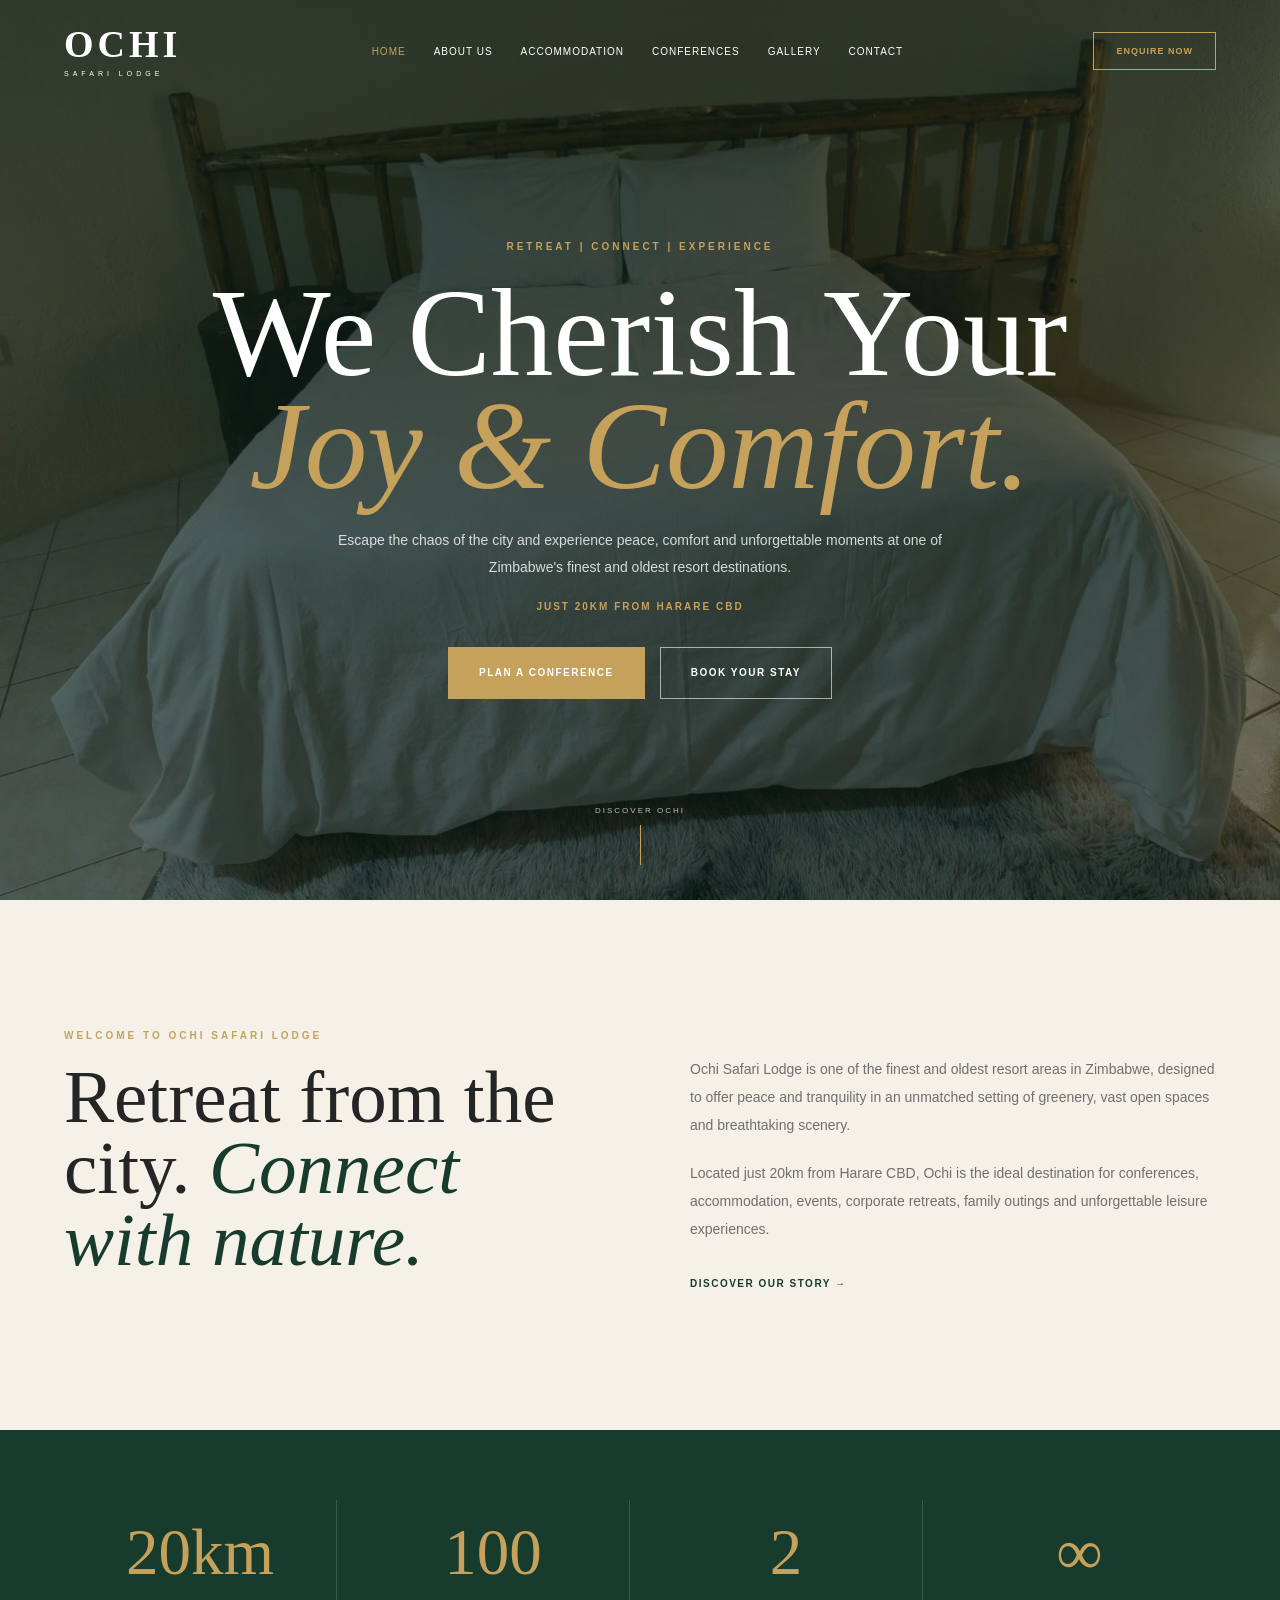
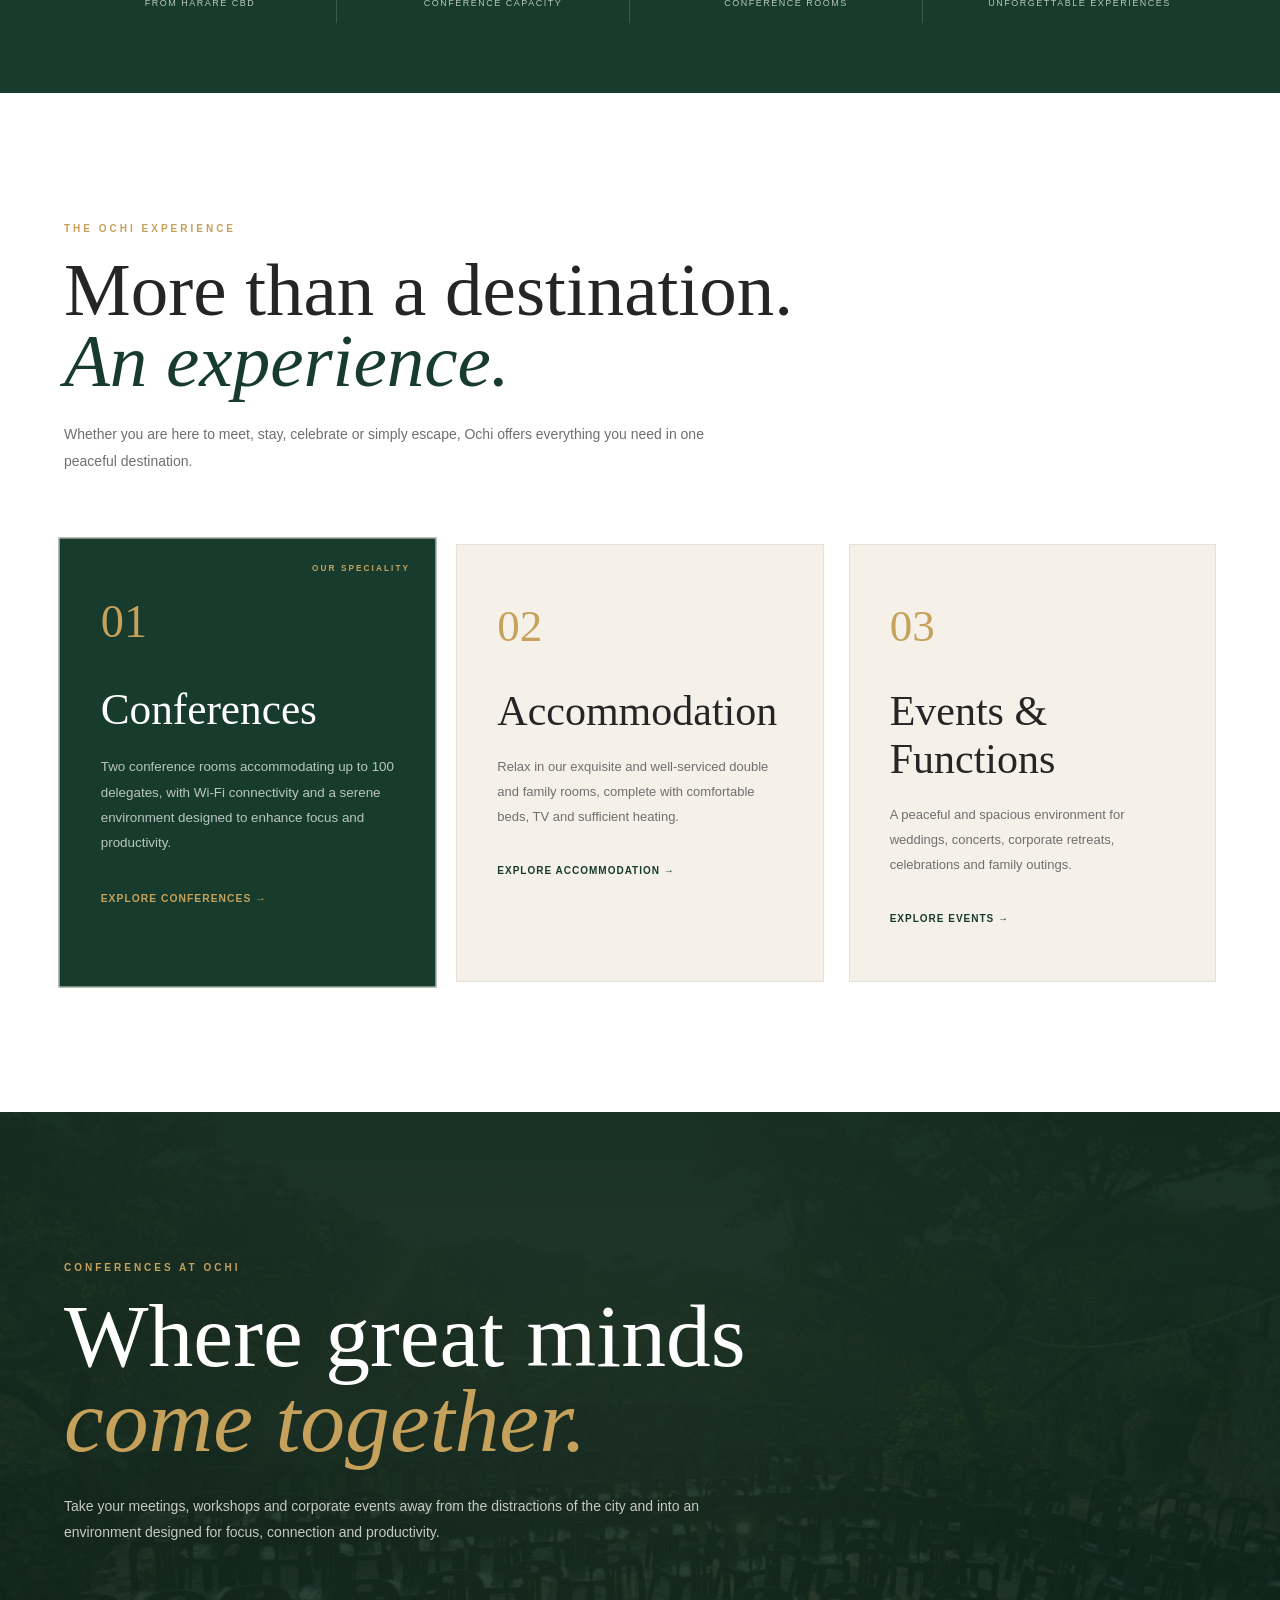
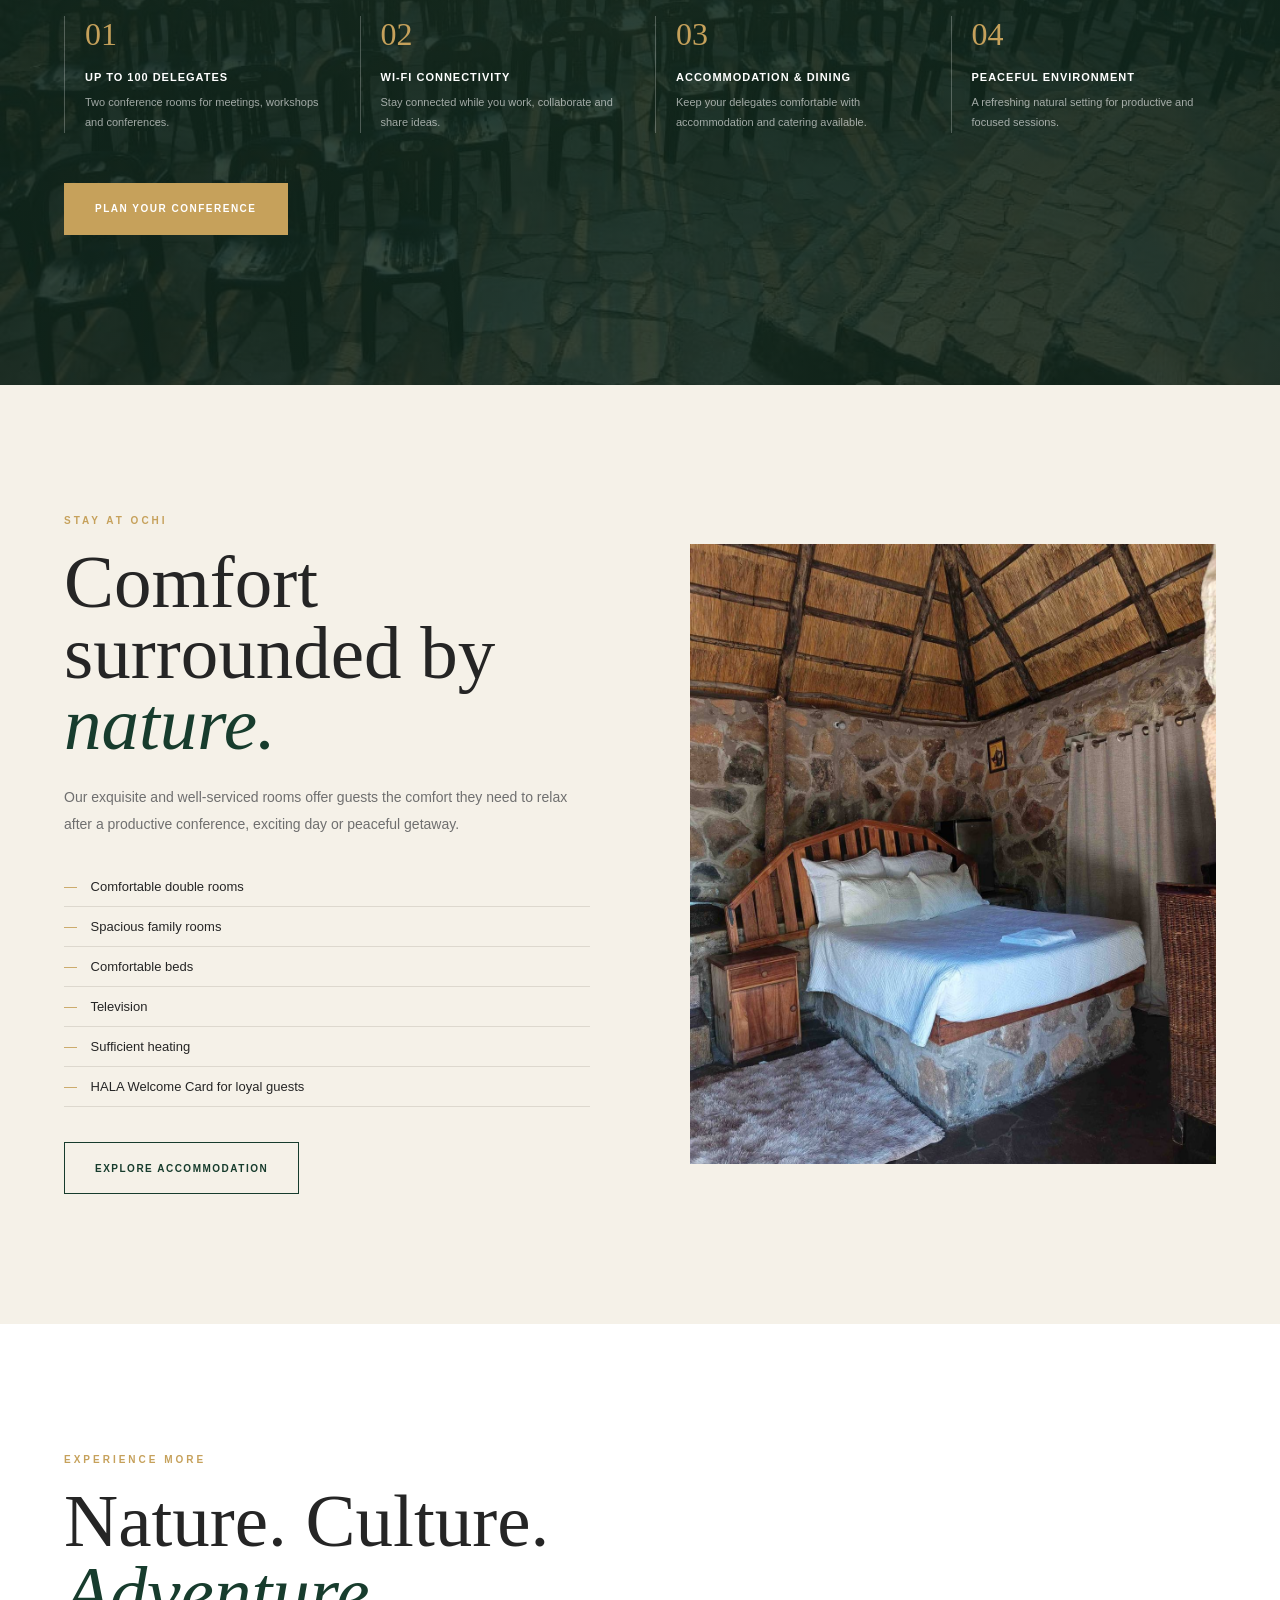
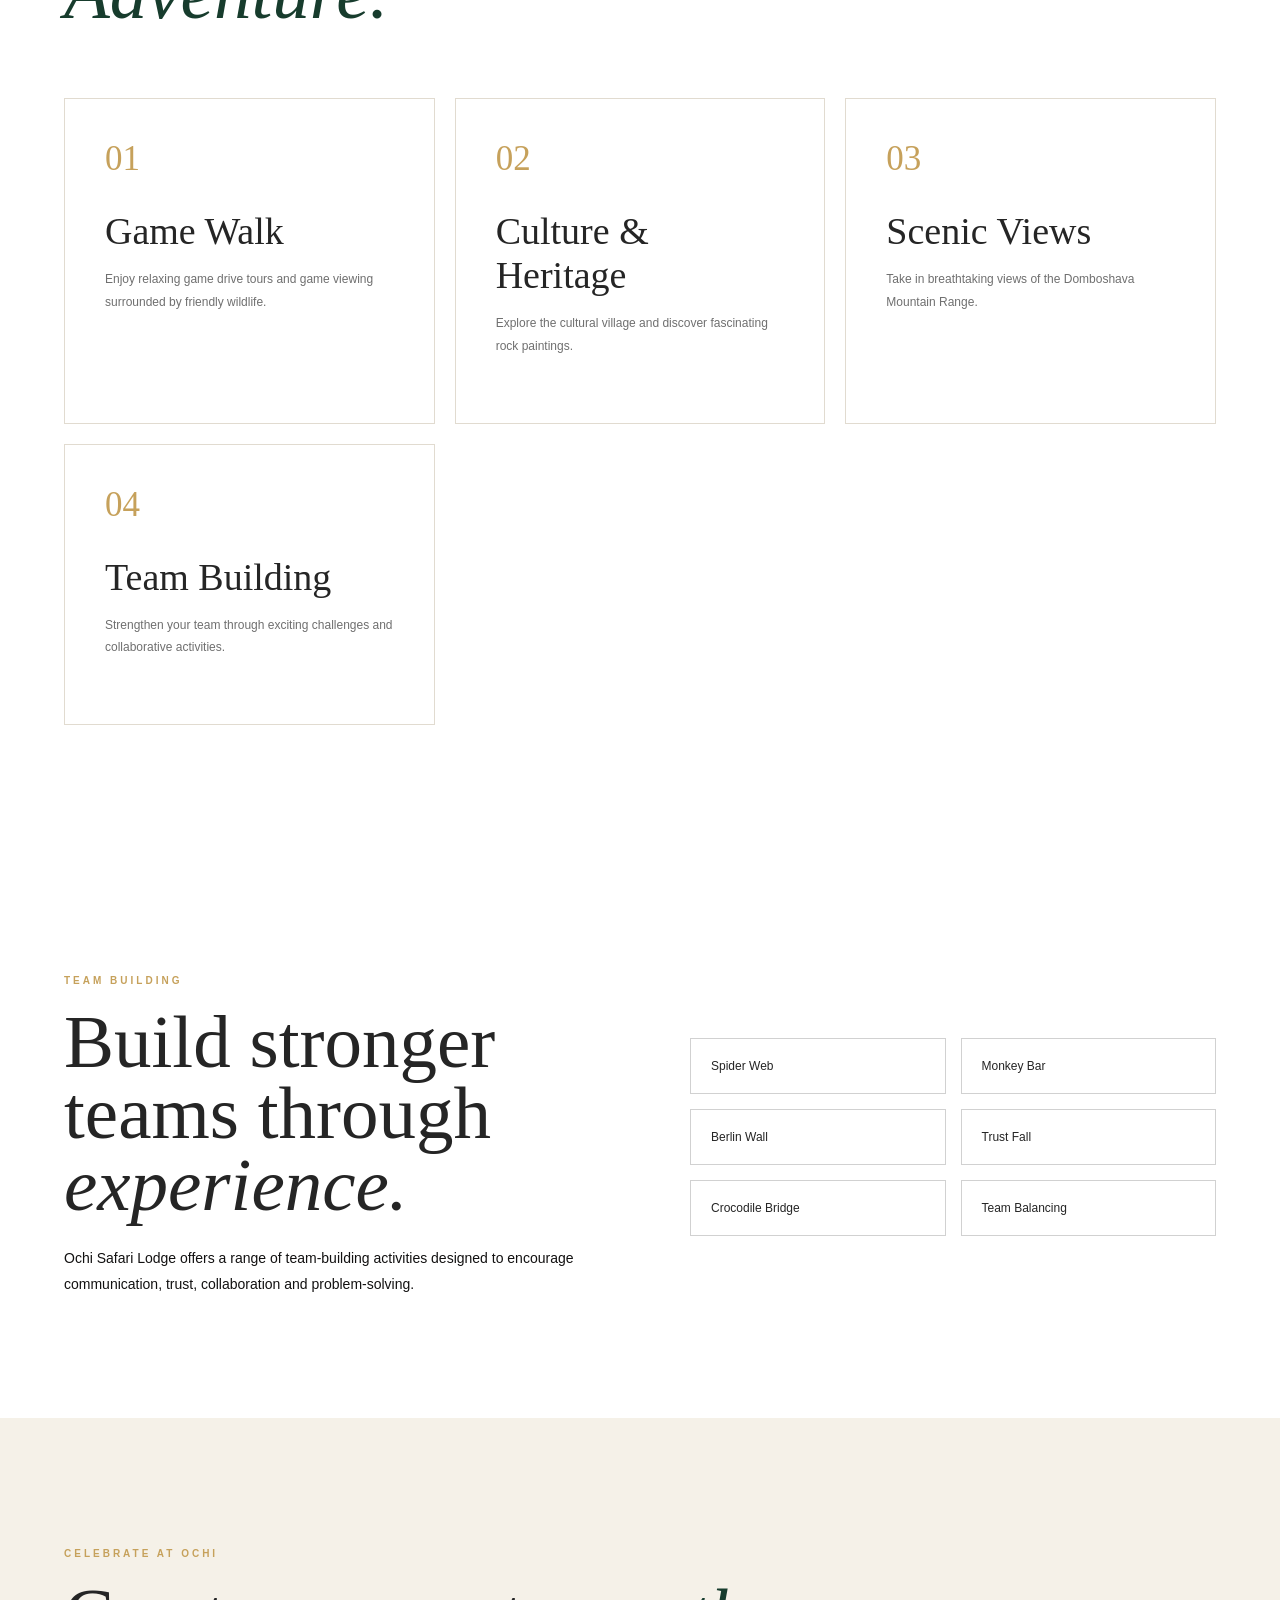
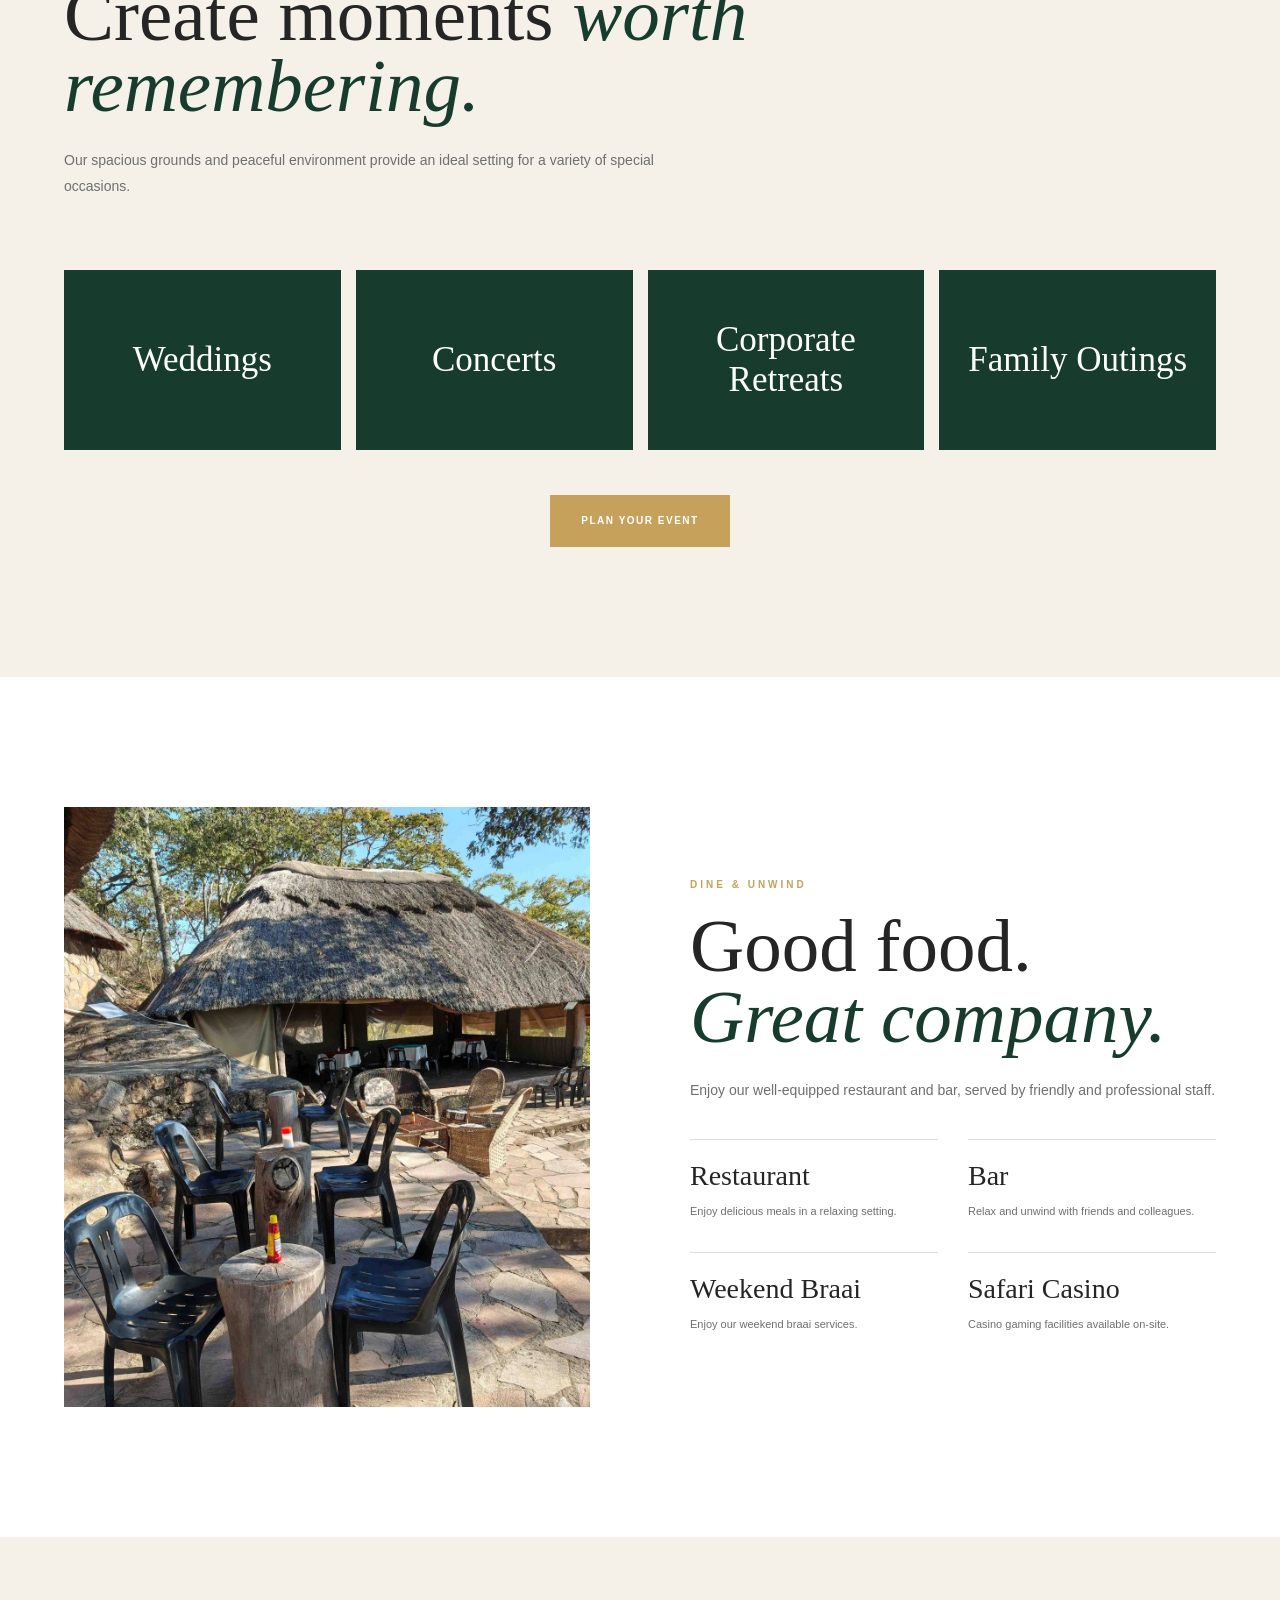
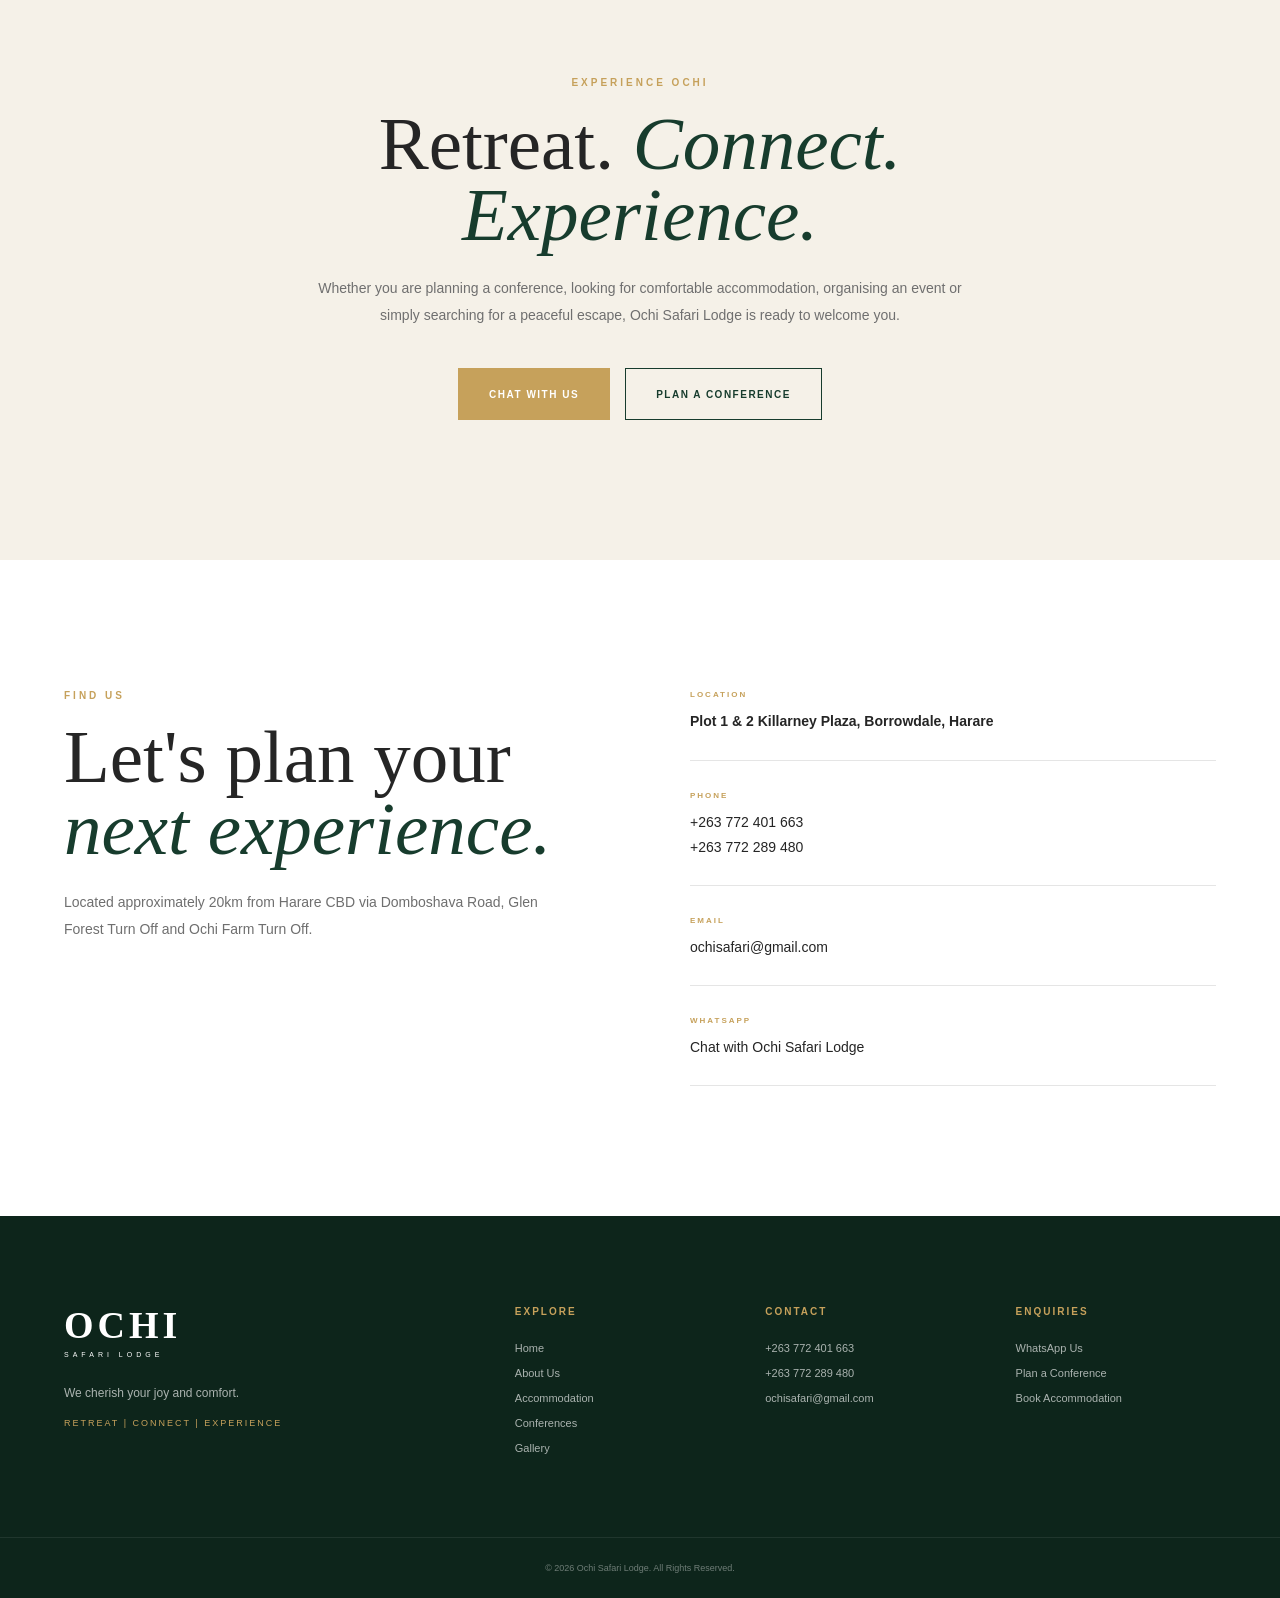
<file: index.html>
<!DOCTYPE html>
<html lang="en">

<head>

    <meta charset="UTF-8">

    <meta
        name="viewport"
        content="width=device-width, initial-scale=1.0"
    >

    <title>Ochi Safari Lodge Harare | Accommodation in Harare </title>

    <meta
        name="description"
        content="Ochi Safari Lodge offers accommodation, conference facilities, events, team building and unforgettable experiences just 20km from Harare CBD."
    >

    <!-- Google Fonts -->

    <link rel="preconnect" href="https://fonts.googleapis.com">

    <link
        rel="preconnect"
        href="https://fonts.gstatic.com"
        crossorigin
    >

    <link
        
    href="https://fonts.googleapis.com/css2?family=Josefin+Sans:wght@300;400;500;600;700&display=swap"
    rel="stylesheet"
>

    <link rel="stylesheet" href="style.css">

    <link rel="canonical" href="https://ochisafarilodge.com/">

    <!-- Open Graph -->
    <meta property="og:type" content="website">
<meta property="og:site_name" content="Ochi Safari Lodge">
<meta property="og:title" content="Ochi Safari Lodge Harare | Retreat, Connect, Experience">
<meta property="og:description" content="Ochi Safari Lodge offers accommodation, conference facilities, events, team building and unforgettable experiences just 20km from Harare CBD.">
<meta property="og:url" content="https://ochisafari.com/">
<meta property="og:image" content="https://ochisafari.com/images/hero.jpg">
<meta property="og:locale" content="en_ZW">

<!-- Twitter Card -->
<meta name="twitter:card" content="summary_large_image">
<meta name="twitter:title" content="Ochi Safari Lodge Harare | Retreat, Connect, Experience">
<meta name="twitter:description" content="Ochi Safari Lodge offers accommodation, conference facilities, events, team building and unforgettable experiences just 20km from Harare CBD.">
<meta name="twitter:image" content="https://ochisafari.com/images/hero.jpg">
<meta name="robots" content="index, follow">
<meta name="theme-color" content="#1a1a1a">

   <script type="application/ld+json">
    {
        "@context": "https://schema.org",
        "@type": "LodgingBusiness",
        "name": "Ochi Safari Lodge",
        "description": "Ochi Safari Lodge offers accommodation, conference facilities, events, team building and unforgettable experiences just 20km from Harare CBD.",
        "url": "https://ochisafari.com/",
        "image": "https://ochisafari.com/images/hero.jpg",
        "telephone": "+263 772 401 663",
        "priceRange": "$$",
        "address": {
            "@type": "PostalAddress",
            "streetAddress": "Approximately 20km from Harare CBD",
            "addressLocality": "Harare",
            "addressCountry": "ZW"
        },
        "amenityFeature": [
            { "@type": "LocationFeatureSpecification", "name": "Conference Facilities" },
            { "@type": "LocationFeatureSpecification", "name": "Wi-Fi" },
            { "@type": "LocationFeatureSpecification", "name": "Team Building Activities" },
            { "@type": "LocationFeatureSpecification", "name": "Dining" }
        ]
    }

    </script>
<link rel="icon" type="image/x-icon" href="/favicon.ico">
<link rel="icon" type="image/png" sizes="32x32" href="/favicon-32x32.png">
<link rel="icon" type="image/png" sizes="16x16" href="/favicon-16x16.png">
<link rel="apple-touch-icon" sizes="180x180" href="/apple-touch-icon.png">
</head>


<body>


<!-- =========================
     NAVIGATION
========================= -->

<header class="navbar" id="navbar">

    <a href="index.html" class="logo">

        <span>OCHI</span>

        <small>SAFARI LODGE</small>

    </a>


    <nav id="navMenu">

        <a href="index.html" class="active">
            Home
        </a>

        <a href="about.html">
            About Us
        </a>

        <a href="accommodation.html">
            Accommodation
        </a>

        <a href="conferences.html">
            Conferences
        </a>

        <a href="gallery.html">
            Gallery
        </a>

        <a href="#contact">
            Contact
        </a>

    </nav>


    <!-- WhatsApp -->

    <a
        href="https://wa.me/263772401663"
        class="nav-button"
        target="_blank"
    >

        Enquire Now

    </a>


    <!-- Mobile Menu -->

    <button
        class="menu-btn"
        id="menuBtn"
    >

        ☰

    </button>

</header>



<!-- =========================
     HERO SECTION
========================= -->

<section class="hero">

    <div class="hero-overlay"></div>


    <div class="hero-content">

        <p class="eyebrow">

            RETREAT | CONNECT | EXPERIENCE

        </p>


        <h1>

            We Cherish Your
            <span>Joy & Comfort.</span>

        </h1>


        <p class="hero-text">

            Escape the chaos of the city and experience peace,
            comfort and unforgettable moments at one of Zimbabwe's
            finest and oldest resort destinations.

        </p>


        <p class="hero-location">

            Just 20km from Harare CBD

        </p>


        <div class="hero-buttons">

            <a
                href="conferences.html"
                class="btn primary"
            >

                Plan a Conference

            </a>


            <a
                href="accommodation.html"
                class="btn secondary"
            >

                Book Your Stay

            </a>

        </div>

    </div>


    <div class="scroll-down">

        <span>Discover Ochi</span>

        <div></div>

    </div>

</section>



<!-- =========================
     INTRODUCTION
========================= -->

<section class="intro">

    <div class="container intro-grid">


        <div>

            <p class="section-label">

                WELCOME TO OCHI SAFARI LODGE

            </p>


            <h2>

                Retreat from the city.
                <em>Connect with nature.</em>

            </h2>

        </div>



        <div class="intro-text">

            <p>

                Ochi Safari Lodge is one of the finest and oldest
                resort areas in Zimbabwe, designed to offer peace and
                tranquility in an unmatched setting of greenery,
                vast open spaces and breathtaking scenery.

            </p>


            <p>

                Located just 20km from Harare CBD, Ochi is the ideal
                destination for conferences, accommodation, events,
                corporate retreats, family outings and unforgettable
                leisure experiences.

            </p>


            <a
                href="about.html"
                class="text-link"
            >

                Discover Our Story →

            </a>

        </div>

    </div>

</section>



<!-- =========================
     QUICK HIGHLIGHTS
========================= -->

<section class="highlights">

    <div class="container highlights-grid">


        <div class="highlight-item">

            <strong>20km</strong>

            <span>
                From Harare CBD
            </span>

        </div>


        <div class="highlight-item">

            <strong>100</strong>

            <span>
                Conference Capacity
            </span>

        </div>


        <div class="highlight-item">

            <strong>2</strong>

            <span>
                Conference Rooms
            </span>

        </div>


        <div class="highlight-item">

            <strong>∞</strong>

            <span>
                Unforgettable Experiences
            </span>

        </div>

    </div>

</section>



<!-- =========================
     WHAT WE OFFER
========================= -->

<section class="services">

    <div class="container">


        <div class="section-heading">

            <p class="section-label">

                THE OCHI EXPERIENCE

            </p>


            <h2>

                More than a destination.
                <em>An experience.</em>

            </h2>


            <p>

                Whether you are here to meet, stay, celebrate or
                simply escape, Ochi offers everything you need
                in one peaceful destination.

            </p>

        </div>



        <div class="services-grid">


            <!-- CONFERENCES -->

            <article class="service-card featured-service">

                <span class="service-number">

                    01

                </span>


                <p class="service-tag">

                    OUR SPECIALITY

                </p>


                <h3>

                    Conferences

                </h3>


                <p>

                    Two conference rooms accommodating up to
                    100 delegates, with Wi-Fi connectivity and
                    a serene environment designed to enhance
                    focus and productivity.

                </p>


                <a href="conferences.html">

                    Explore Conferences →

                </a>

            </article>



            <!-- ACCOMMODATION -->

            <article class="service-card">

                <span class="service-number">

                    02

                </span>


                <h3>

                    Accommodation

                </h3>


                <p>

                    Relax in our exquisite and well-serviced
                    double and family rooms, complete with
                    comfortable beds, TV and sufficient heating.

                </p>


                <a href="accommodation.html">

                    Explore Accommodation →

                </a>

            </article>



            <!-- EVENTS -->

            <article class="service-card">

                <span class="service-number">

                    03

                </span>


                <h3>

                    Events & Functions

                </h3>


                <p>

                    A peaceful and spacious environment for
                    weddings, concerts, corporate retreats,
                    celebrations and family outings.

                </p>


                <a href="#events">

                    Explore Events →

                </a>

            </article>


        </div>

    </div>

</section>



<!-- =========================
     CONFERENCE SECTION
========================= -->

<section class="conference-section">

    <div class="conference-overlay"></div>


    <div class="container conference-section-content">


        <p class="section-label">

            CONFERENCES AT OCHI

        </p>


        <h2>

            Where great minds
            <em>come together.</em>

        </h2>


        <p>

            Take your meetings, workshops and corporate events
            away from the distractions of the city and into an
            environment designed for focus, connection and productivity.

        </p>


        <div class="conference-points">


            <div>

                <span>01</span>

                <h4>

                    Up To 100 Delegates

                </h4>

                <p>

                    Two conference rooms for meetings,
                    workshops and conferences.

                </p>

            </div>


            <div>

                <span>02</span>

                <h4>

                    Wi-Fi Connectivity

                </h4>

                <p>

                    Stay connected while you work,
                    collaborate and share ideas.

                </p>

            </div>


            <div>

                <span>03</span>

                <h4>

                    Accommodation & Dining

                </h4>

                <p>

                    Keep your delegates comfortable with
                    accommodation and catering available.

                </p>

            </div>


            <div>

                <span>04</span>

                <h4>

                    Peaceful Environment

                </h4>

                <p>

                    A refreshing natural setting for
                    productive and focused sessions.

                </p>

            </div>

        </div>


        <a
            href="conferences.html"
            class="btn primary"
        >

            Plan Your Conference

        </a>

    </div>

</section>



<!-- =========================
     ACCOMMODATION
========================= -->

<section class="accommodation-preview">

    <div class="container accommodation-grid">


        <div class="accommodation-content">

            <p class="section-label">

                STAY AT OCHI

            </p>


            <h2>

                Comfort surrounded
                by <em>nature.</em>

            </h2>


            <p>

                Our exquisite and well-serviced rooms offer
                guests the comfort they need to relax after a
                productive conference, exciting day or peaceful
                getaway.

            </p>


            <ul class="accommodation-features">

                <li>
                    Comfortable double rooms
                </li>

                <li>
                    Spacious family rooms
                </li>

                <li>
                    Comfortable beds
                </li>

                <li>
                    Television
                </li>

                <li>
                    Sufficient heating
                </li>

                <li>
                    HALA Welcome Card for loyal guests
                </li>

            </ul>


            <a
                href="accommodation.html"
                class="btn secondary-dark"
            >

                Explore Accommodation

            </a>

        </div>


        <div class="accommodation-image">

            <!-- ADD YOUR OWN IMAGE -->

            <img
                src="images/IMG_20260828_101942_361@786796562.jpg"
                alt="Ochi Safari Lodge Accommodation"
            >

        </div>

    </div>

</section>



<!-- =========================
     EXPERIENCES
========================= -->

<section class="experiences-preview">

    <div class="container">


        <div class="section-heading">

            <p class="section-label">

                EXPERIENCE MORE

            </p>


            <h2>

                Nature. Culture.
                <em>Adventure.</em>

            </h2>

        </div>


        <div class="experience-grid">


            <div class="experience-card">

                <span>01</span>

                <h3>

                    Game Walk

                </h3>

                <p>

                    Enjoy relaxing game drive tours and game
                    viewing surrounded by friendly wildlife.

                </p>

            </div>


            <div class="experience-card">

                <span>02</span>

                <h3>

                    Culture & Heritage

                </h3>

                <p>

                    Explore the cultural village and discover
                    fascinating rock paintings.

                </p>

            </div>


            <div class="experience-card">

                <span>03</span>

                <h3>

                    Scenic Views

                </h3>

                <p>

                    Take in breathtaking views of the
                    Domboshava Mountain Range.

                </p>

            </div>


            <div class="experience-card">

                <span>04</span>

                <h3>

                    Team Building

                </h3>

                <p>

                    Strengthen your team through exciting
                    challenges and collaborative activities.

                </p>

            </div>

        </div>

    </div>

</section>



<!-- =========================
     TEAM BUILDING
========================= -->

<section class="team-building">

    <div class="container team-building-grid">


        <div>

            <p class="section-label">

                TEAM BUILDING

            </p>


            <h2>

                Build stronger teams
                through <em>experience.</em>

            </h2>


            <p>

                Ochi Safari Lodge offers a range of team-building
                activities designed to encourage communication,
                trust, collaboration and problem-solving.

            </p>

        </div>


        <div class="team-building-list">

            <span>Spider Web</span>

            <span>Monkey Bar</span>

            <span>Berlin Wall</span>

            <span>Trust Fall</span>

            <span>Crocodile Bridge</span>

            <span>Team Balancing</span>

        </div>

    </div>

</section>



<!-- =========================
     EVENTS
========================= -->

<section
    class="events"
    id="events"
>

    <div class="container">


        <div class="section-heading">

            <p class="section-label">

                CELEBRATE AT OCHI

            </p>


            <h2>

                Create moments
                <em>worth remembering.</em>

            </h2>


            <p>

                Our spacious grounds and peaceful environment
                provide an ideal setting for a variety of
                special occasions.

            </p>

        </div>


        <div class="events-grid">

            <div>Weddings</div>

            <div>Concerts</div>

            <div>Corporate Retreats</div>

            <div>Family Outings</div>

        </div>


        <div class="events-button">

            <a
                href="https://wa.me/263772401663?text=Hello%20Ochi%20Safari%20Lodge%2C%20I%20would%20like%20to%20enquire%20about%20hosting%20an%20event."
                class="btn primary"
                target="_blank"
            >

                Plan Your Event

            </a>

        </div>

    </div>

</section>



<!-- =========================
     DINING & ENTERTAINMENT
========================= -->

<section class="dining">

    <div class="container dining-grid">


        <div class="dining-image">

            <!-- ADD YOUR OWN IMAGE -->

            <img
                src="images/IMG_20260825_080930_347.jpg.jpg"
                alt="Ochi Safari Lodge Restaurant"
            >

        </div>


        <div class="dining-content">

            <p class="section-label">

                DINE & UNWIND

            </p>


            <h2>

                Good food.
                <em>Great company.</em>

            </h2>


            <p>

                Enjoy our well-equipped restaurant and bar,
                served by friendly and professional staff.

            </p>


            <div class="dining-options">

                <div>

                    <strong>Restaurant</strong>

                    <span>
                        Enjoy delicious meals in a relaxing setting.
                    </span>

                </div>


                <div>

                    <strong>Bar</strong>

                    <span>
                        Relax and unwind with friends and colleagues.
                    </span>

                </div>


                <div>

                    <strong>Weekend Braai</strong>

                    <span>
                        Enjoy our weekend braai services.
                    </span>

                </div>


                <div>

                    <strong>Safari Casino</strong>

                    <span>
                        Casino gaming facilities available on-site.
                    </span>

                </div>

            </div>

        </div>

    </div>

</section>



<!-- =========================
     CTA
========================= -->

<section class="main-cta">

    <div class="container">

        <p class="section-label">

            EXPERIENCE OCHI

        </p>


        <h2>

            Retreat.
            <em>Connect. Experience.</em>

        </h2>


        <p>

            Whether you are planning a conference, looking for
            comfortable accommodation, organising an event or
            simply searching for a peaceful escape, Ochi Safari
            Lodge is ready to welcome you.

        </p>


        <div class="cta-buttons">

            <a
                href="https://wa.me/263772401663?text=Hello%20Ochi%20Safari%20Lodge%2C%20I%20would%20like%20to%20make%20an%20enquiry."
                class="btn primary"
                target="_blank"
            >

                Chat With Us

            </a>


            <a
                href="conferences.html"
                class="btn secondary-dark"
            >

                Plan a Conference

            </a>

        </div>

    </div>

</section>



<!-- =========================
     CONTACT
========================= -->

<section
    class="contact"
    id="contact"
>

    <div class="container contact-grid">


        <div>

            <p class="section-label">

                FIND US

            </p>


            <h2>

                Let's plan your
                <em>next experience.</em>

            </h2>


            <p class="contact-description">

                Located approximately 20km from Harare CBD via
                Domboshava Road, Glen Forest Turn Off and
                Ochi Farm Turn Off.

            </p>

        </div>


        <div class="contact-details">

            <div>

                <span>LOCATION</span>

                <strong>
                    Plot 1 & 2 Killarney Plaza, Borrowdale, Harare
                </strong>

            </div>


            <div>

                <span>PHONE</span>

                <a href="tel:+263772401663">

                    +263 772 401 663

                </a>

                <a href="tel:+263772289480">

                    +263 772 289 480

                </a>

            </div>


            <div>

                <span>EMAIL</span>

                <a href="mailto:ochisafari@gmail.com">

                    ochisafari@gmail.com

                </a>

            </div>


            <div>

                <span>WHATSAPP</span>

                <a
                    href="https://wa.me/263772401663"
                    target="_blank"
                >

                    Chat with Ochi Safari Lodge

                </a>

            </div>

        </div>

    </div>

</section>



<!-- =========================
     FOOTER
========================= -->

<footer>

    <div class="container footer-grid">


        <div>

            <div class="logo footer-logo">

                <span>OCHI</span>

                <small>SAFARI LODGE</small>

            </div>


            <p>

                We cherish your joy and comfort.

            </p>


            <p class="footer-tagline">

                Retreat | Connect | Experience

            </p>

        </div>



        <div>

            <h4>

                Explore

            </h4>


            <a href="index.html">
                Home
            </a>

            <a href="about.html">
                About Us
            </a>

            <a href="accommodation.html">
                Accommodation
            </a>

            <a href="conferences.html">
                Conferences
            </a>

            <a href="gallery.html">
                Gallery
            </a>

        </div>



        <div>

            <h4>

                Contact

            </h4>


            <a href="tel:+263772401663">

                +263 772 401 663

            </a>


            <a href="tel:+263772289480">

                +263 772 289 480

            </a>


            <a href="mailto:ochisafari@gmail.com">

                ochisafari@gmail.com

            </a>

        </div>



        <div>

            <h4>

                Enquiries

            </h4>


            <a
                href="https://wa.me/263772401663"
                target="_blank"
            >

                WhatsApp Us

            </a>


            <a href="conferences.html">

                Plan a Conference

            </a>


            <a href="accommodation.html">

                Book Accommodation

            </a>

        </div>


    </div>



    <div class="copyright">

        © 2026 Ochi Safari Lodge. All Rights Reserved.

    </div>

</footer>


<script src="script.js"></script>

</body>

</html>
</file>
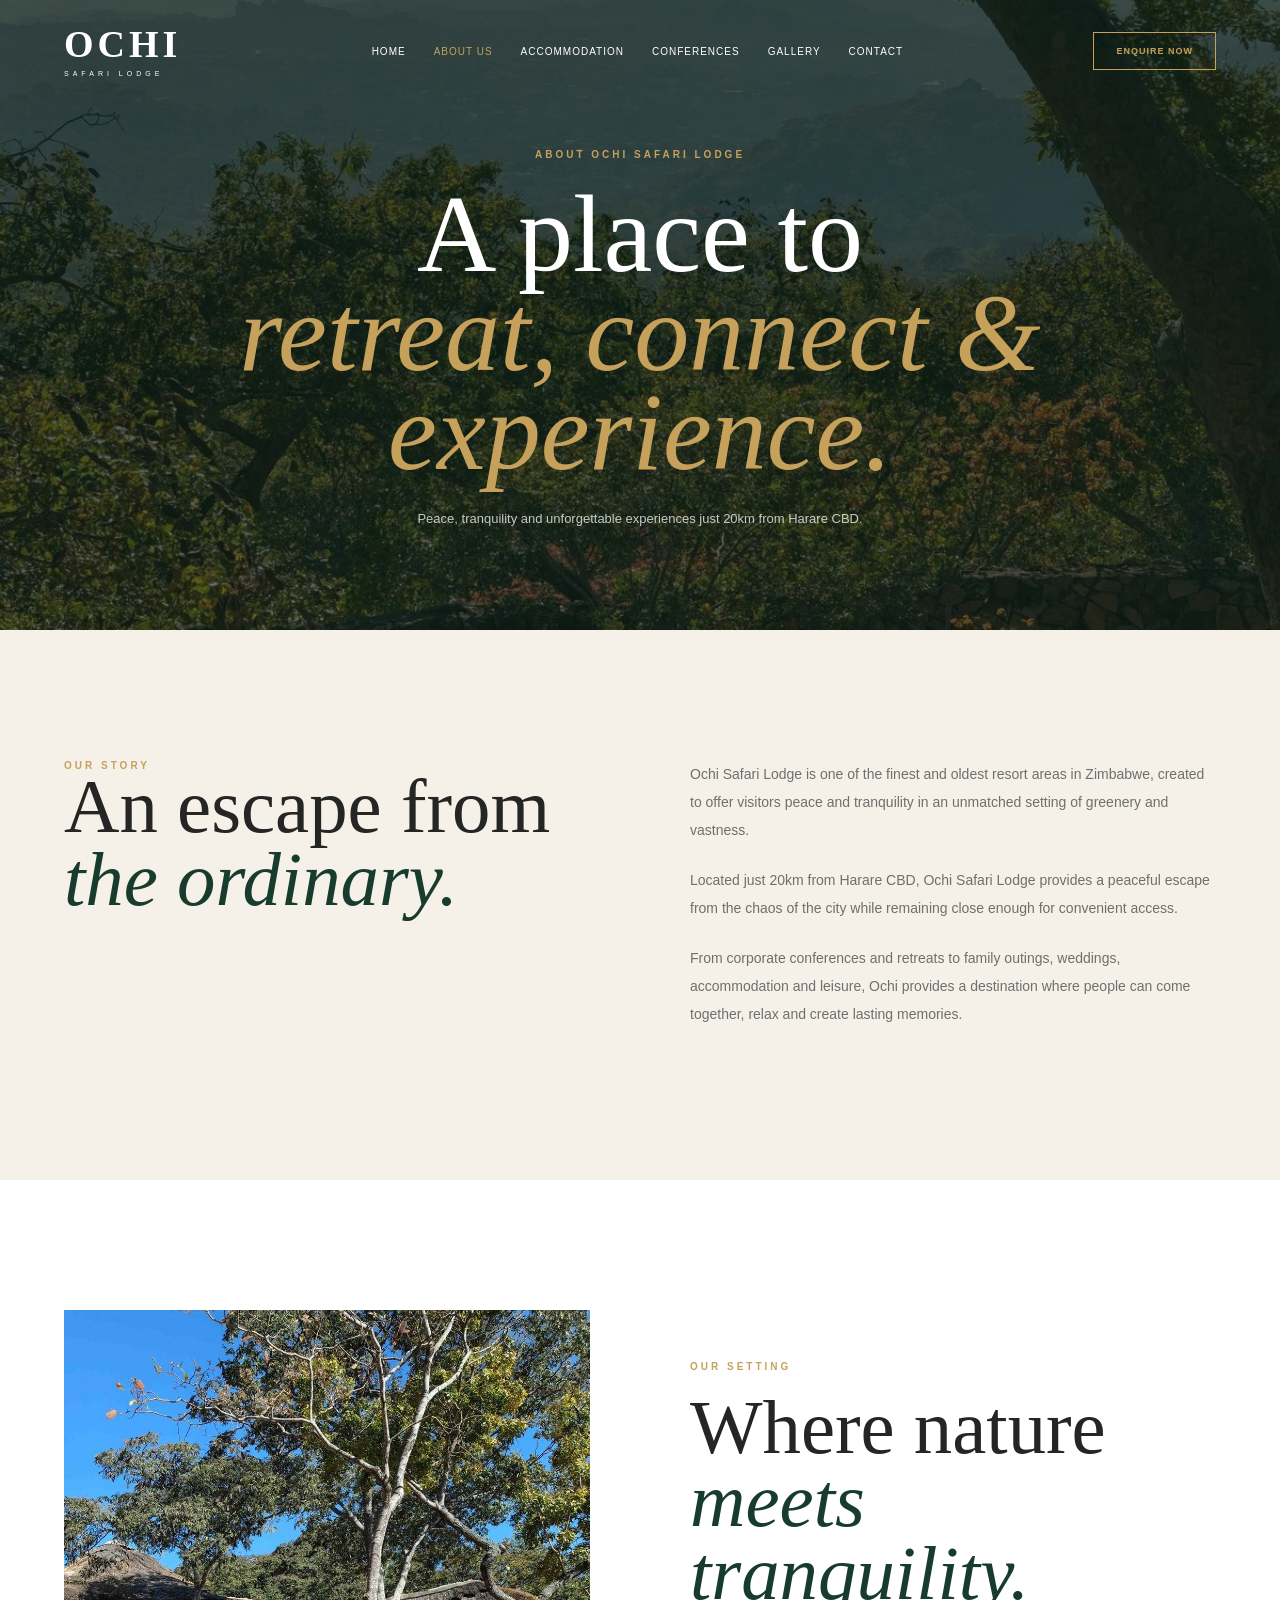
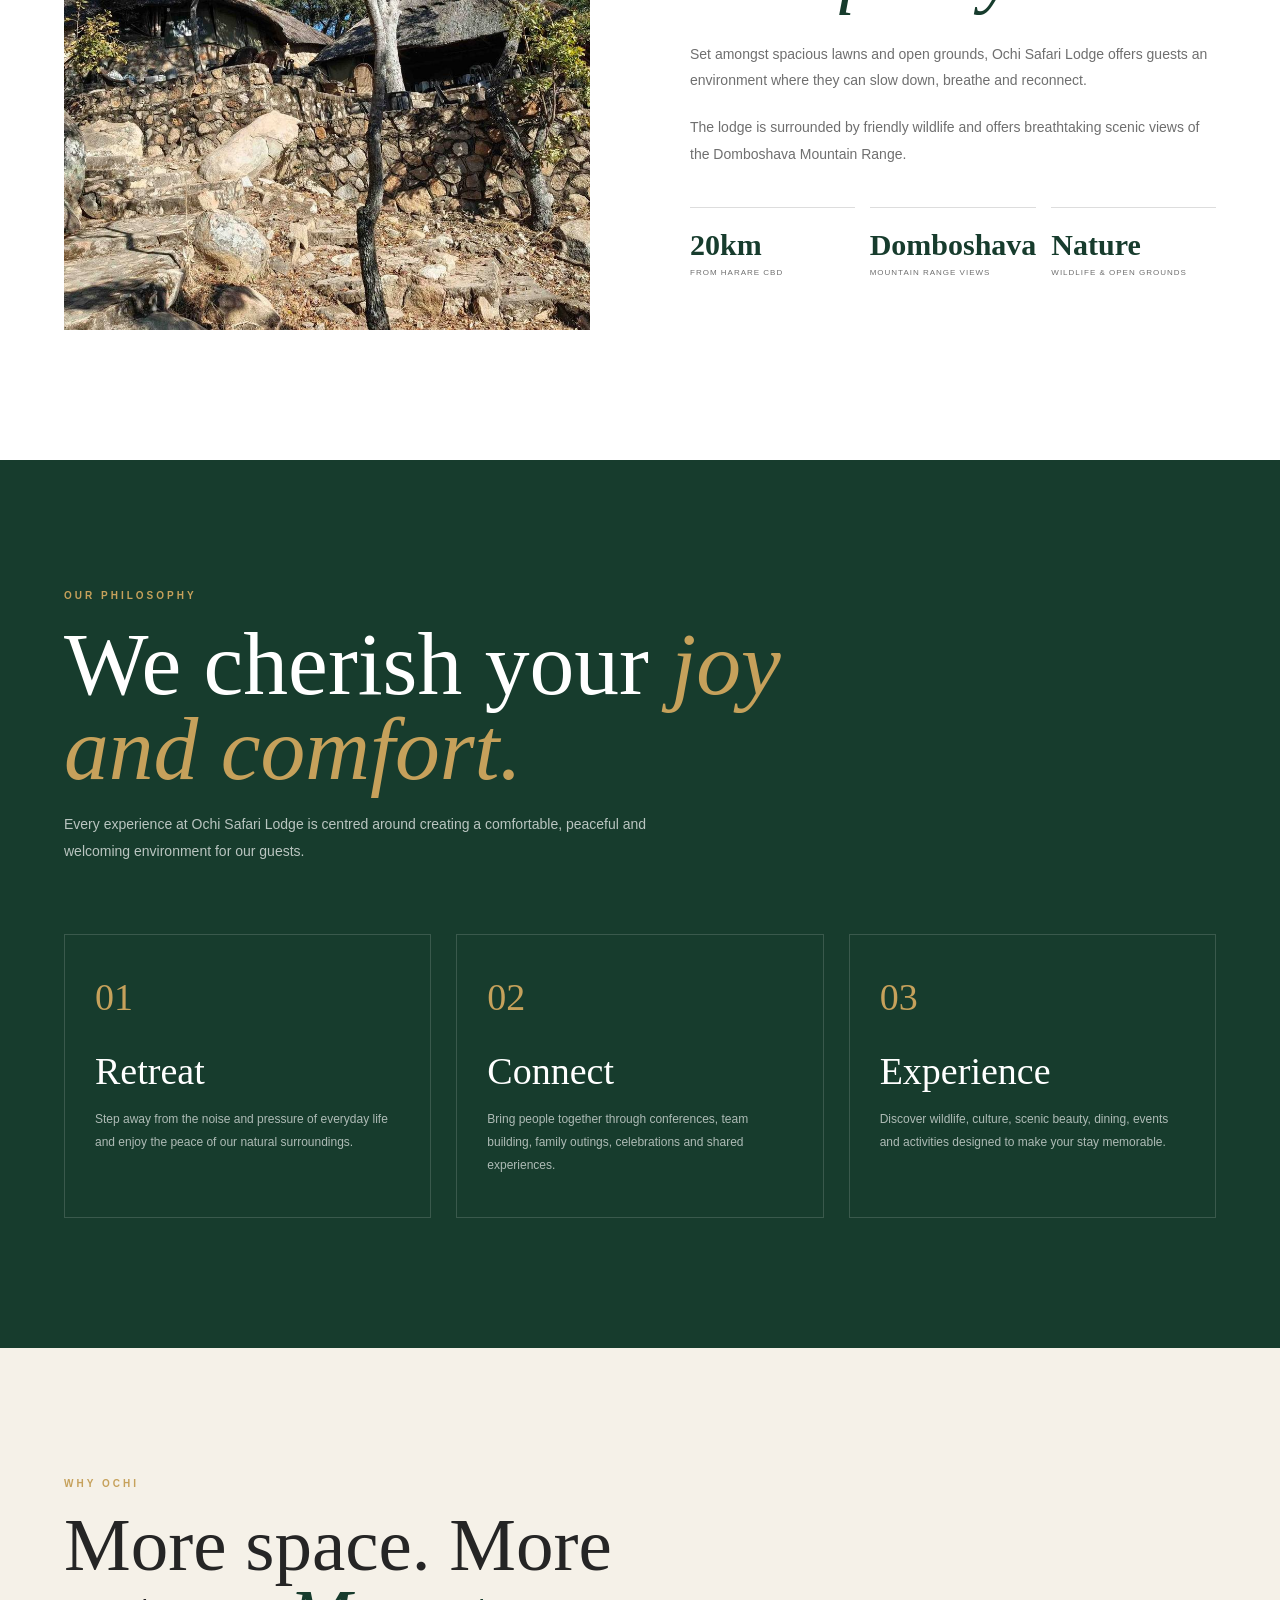
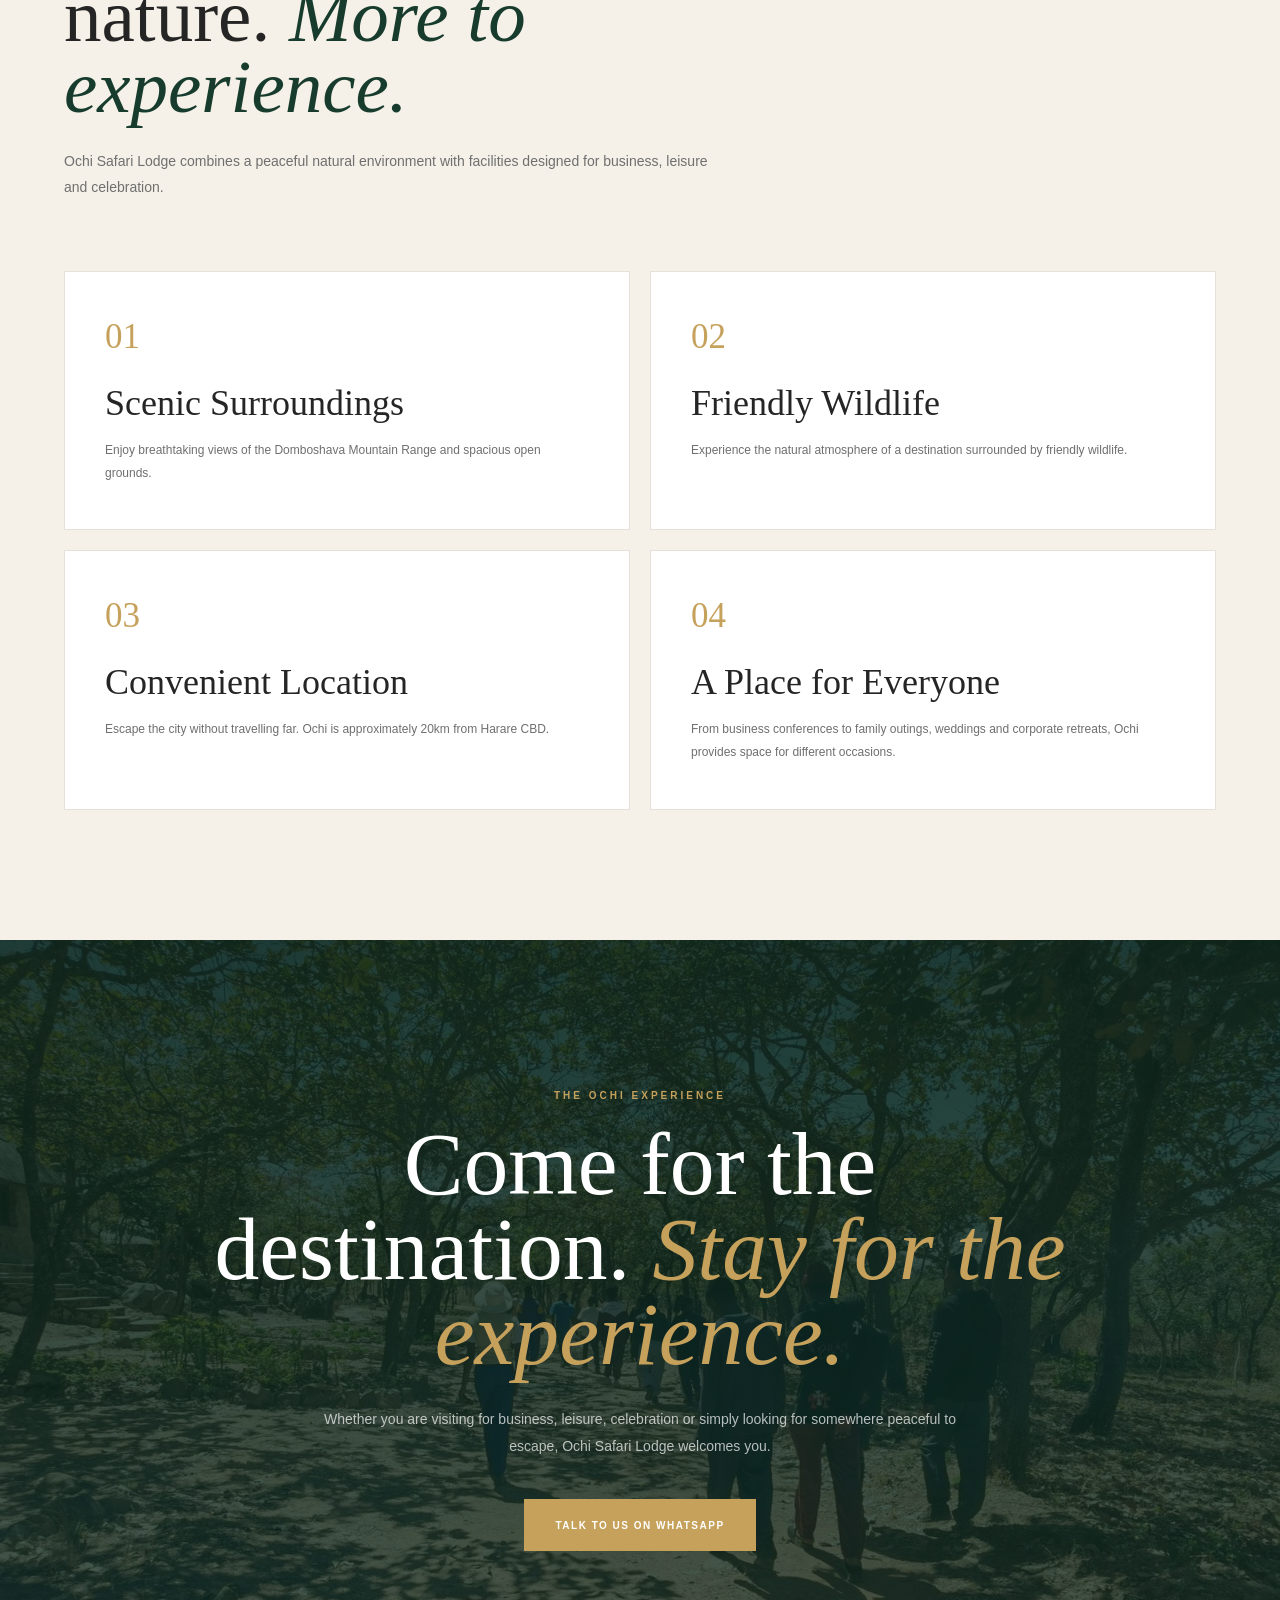
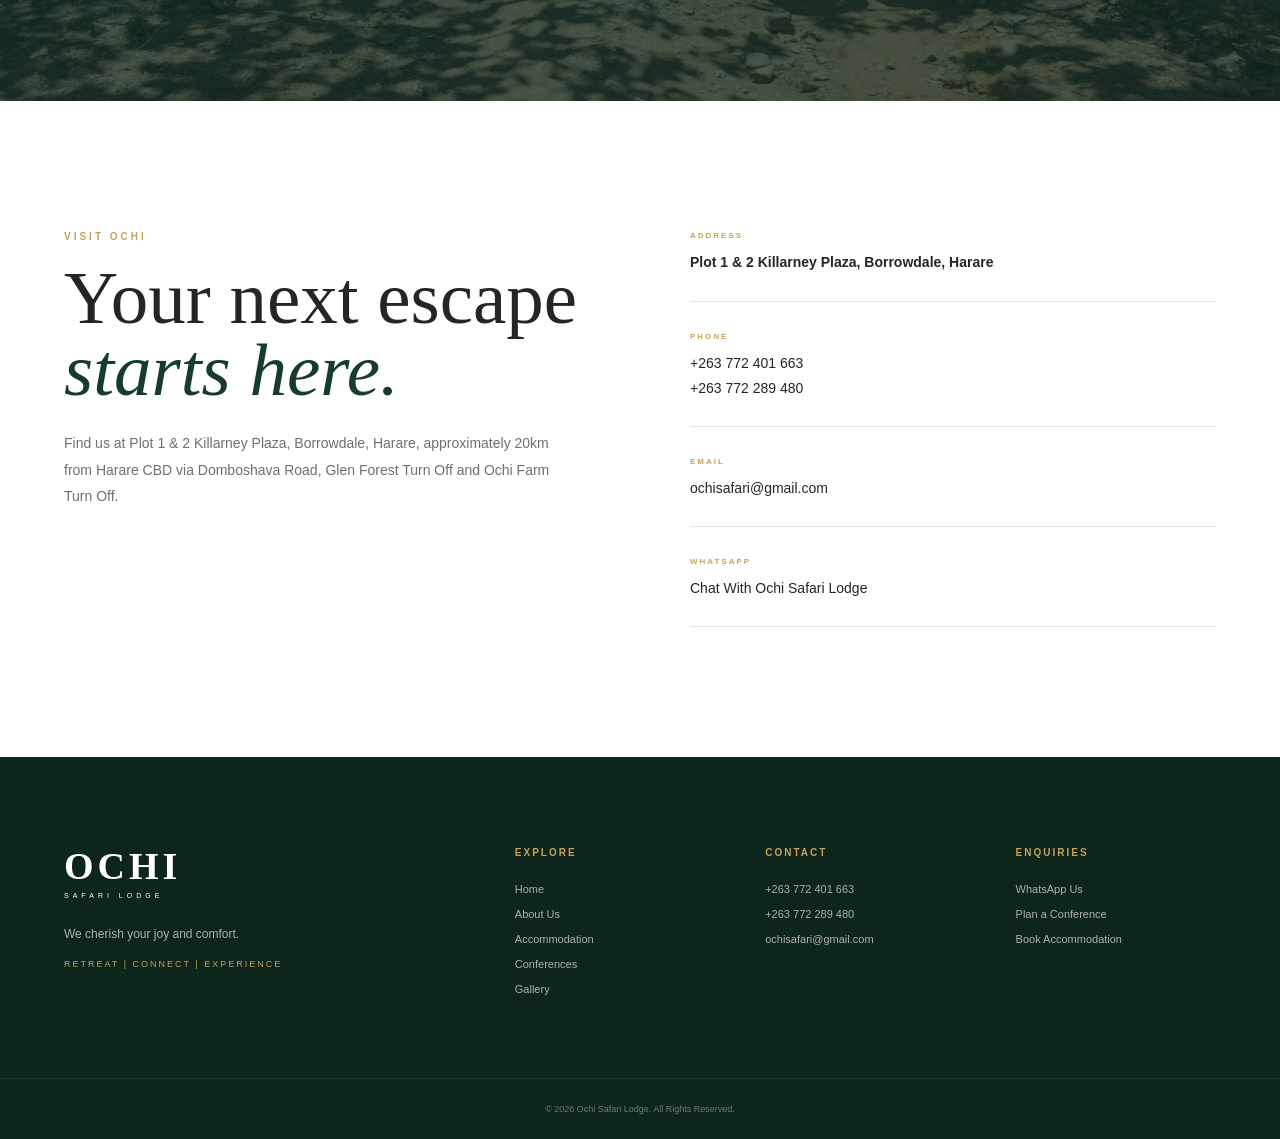
<file: about.html>
<!DOCTYPE html>
<html lang="en">

<head>

    <meta charset="UTF-8">

    <meta
        name="viewport"
        content="width=device-width, initial-scale=1.0"
    >

    <title>About Ochi Safari Lodge | Retreat Near Harare</title>

    <meta
        name="description"
        content="Discover Ochi Safari Lodge, one of Zimbabwe's finest and oldest resort destinations, located just 20km from Harare CBD."
    >

    <link rel="preconnect" href="https://fonts.googleapis.com">

    <link
        rel="preconnect"
        href="https://fonts.gstatic.com"
        crossorigin
    >

    <link
        
    href="https://fonts.googleapis.com/css2?family=Josefin+Sans:wght@300;400;500;600;700&display=swap"
    rel="stylesheet"
>

    <link rel="stylesheet" href="style.css">

    <link rel="canonical" href="https://ochisafarilodge.com/about.html">

    <!-- Open Graph -->
<meta property="og:type" content="website">
<meta property="og:site_name" content="Ochi Safari Lodge">
<meta property="og:title" content="About Ochi Safari Lodge | Retreat Near Harare">
<meta property="og:description" content="Discover Ochi Safari Lodge, one of Zimbabwe's finest and oldest resort destinations, located just 20km from Harare CBD.">
<meta property="og:url" content="https://ochisafari.com/about.html">
<meta property="og:image" content="https://ochisafari.com/images/hero1.jpg">
<meta property="og:locale" content="en_ZW">

<!-- Twitter Card -->
<meta name="twitter:card" content="summary_large_image">
<meta name="twitter:title" content="About Ochi Safari Lodge | Retreat Near Harare">
<meta name="twitter:description" content="Discover Ochi Safari Lodge, one of Zimbabwe's finest and oldest resort destinations, located just 20km from Harare CBD.">
<meta name="twitter:image" content="https://ochisafari.com/images/hero1.jpg">

<meta name="robots" content="index, follow">
<meta name="theme-color" content="#1a1a1a">

<script type="application/ld+json">
{
    "@context": "https://schema.org",
    "@type": "LodgingBusiness",
    "name": "Ochi Safari Lodge",
    "description": "Ochi Safari Lodge offers accommodation, conference facilities, events, team building and unforgettable experiences just 20km from Harare CBD.",
    "url": "https://ochisafari.com/",
    "image": "https://ochisafari.com/images/hero.jpg",
    "telephone": "",
    "priceRange": "$$",
    "address": {
        "@type": "PostalAddress",
        "streetAddress": "Approximately 20km from Harare CBD",
        "addressLocality": "Harare",
        "addressCountry": "ZW"
    },
    "amenityFeature": [
        { "@type": "LocationFeatureSpecification", "name": "Conference Facilities" },
        { "@type": "LocationFeatureSpecification", "name": "Wi-Fi" },
        { "@type": "LocationFeatureSpecification", "name": "Team Building Activities" },
        { "@type": "LocationFeatureSpecification", "name": "Dining" }
    ]
}
</script>

<link rel="icon" type="image/x-icon" href="/favicon.ico">
<link rel="icon" type="image/png" sizes="32x32" href="/favicon-32x32.png">
<link rel="icon" type="image/png" sizes="16x16" href="/favicon-16x16.png">
<link rel="apple-touch-icon" sizes="180x180" href="/apple-touch-icon.png">
</head>


<body>


<!-- =========================================
     NAVIGATION
========================================= -->

<header class="navbar" id="navbar">

    <a href="index.html" class="logo">

        <span>OCHI</span>

        <small>SAFARI LODGE</small>

    </a>


    <nav id="navMenu">

        <a href="index.html">
            Home
        </a>

        <a href="about.html" class="active">
            About Us
        </a>

        <a href="accommodation.html">
            Accommodation
        </a>

        <a href="conferences.html">
            Conferences
        </a>

        <a href="gallery.html">
            Gallery
        </a>

        <a href="#contact">
            Contact
        </a>

    </nav>


    <a
        href="https://wa.me/263772401663"
        class="nav-button"
        target="_blank"
    >

        Enquire Now

    </a>


    <button
        class="menu-btn"
        id="menuBtn"
        aria-label="Open menu"
    >

        ☰

    </button>

</header>



<!-- =========================================
     PAGE HERO
========================================= -->

<section class="page-hero">

    <div class="page-hero-overlay"></div>


    <div class="page-hero-content">

        <p class="eyebrow">

            ABOUT OCHI SAFARI LODGE

        </p>


        <h1>

            A place to
            <span>retreat, connect & experience.</span>

        </h1>


        <p>

            Peace, tranquility and unforgettable experiences
            just 20km from Harare CBD.

        </p>

    </div>

</section>



<!-- =========================================
     INTRODUCTION
========================================= -->

<section class="about-intro">

    <div class="container about-intro-grid">


        <div>

            <p class="section-label">

                OUR STORY

            </p>


            <h2>

                An escape from
                <em>the ordinary.</em>

            </h2>

        </div>


        <div class="about-intro-text">

            <p>

                Ochi Safari Lodge is one of the finest and oldest
                resort areas in Zimbabwe, created to offer visitors
                peace and tranquility in an unmatched setting of
                greenery and vastness.

            </p>


            <p>

                Located just 20km from Harare CBD, Ochi Safari Lodge
                provides a peaceful escape from the chaos of the city
                while remaining close enough for convenient access.

            </p>


            <p>

                From corporate conferences and retreats to family
                outings, weddings, accommodation and leisure,
                Ochi provides a destination where people can
                come together, relax and create lasting memories.

            </p>

        </div>

    </div>

</section>



<!-- =========================================
     IMAGE / LOCATION
========================================= -->

<section class="about-location">

    <div class="container about-location-grid">


        <div class="about-location-image">

            <img
                src="images/IMG_20260825_081358_159.jpg.jpg"
                alt="Ochi Safari Lodge surroundings"
            >

        </div>


        <div class="about-location-content">

            <p class="section-label">

                OUR SETTING

            </p>


            <h2>

                Where nature
                <em>meets tranquility.</em>

            </h2>


            <p>

                Set amongst spacious lawns and open grounds,
                Ochi Safari Lodge offers guests an environment
                where they can slow down, breathe and reconnect.

            </p>


            <p>

                The lodge is surrounded by friendly wildlife and
                offers breathtaking scenic views of the
                Domboshava Mountain Range.

            </p>


            <div class="location-facts">

                <div>

                    <strong>20km</strong>

                    <span>
                        From Harare CBD
                    </span>

                </div>


                <div>

                    <strong>Domboshava</strong>

                    <span>
                        Mountain Range Views
                    </span>

                </div>


                <div>

                    <strong>Nature</strong>

                    <span>
                        Wildlife & Open Grounds
                    </span>

                </div>

            </div>

        </div>

    </div>

</section>



<!-- =========================================
     OUR PHILOSOPHY
========================================= -->

<section class="about-philosophy">

    <div class="container">

        <p class="section-label">

            OUR PHILOSOPHY

        </p>


        <h2>

            We cherish your
            <em>joy and comfort.</em>

        </h2>


        <p class="philosophy-text">

            Every experience at Ochi Safari Lodge is centred
            around creating a comfortable, peaceful and welcoming
            environment for our guests.

        </p>


        <div class="philosophy-grid">


            <div>

                <span>01</span>

                <h3>

                    Retreat

                </h3>

                <p>

                    Step away from the noise and pressure of
                    everyday life and enjoy the peace of our
                    natural surroundings.

                </p>

            </div>


            <div>

                <span>02</span>

                <h3>

                    Connect

                </h3>

                <p>

                    Bring people together through conferences,
                    team building, family outings, celebrations
                    and shared experiences.

                </p>

            </div>


            <div>

                <span>03</span>

                <h3>

                    Experience

                </h3>

                <p>

                    Discover wildlife, culture, scenic beauty,
                    dining, events and activities designed to
                    make your stay memorable.

                </p>

            </div>

        </div>

    </div>

</section>



<!-- =========================================
     WHAT MAKES US DIFFERENT
========================================= -->

<section class="about-difference">

    <div class="container">


        <div class="section-heading">

            <p class="section-label">

                WHY OCHI

            </p>


            <h2>

                More space.
                More nature.
                <em>More to experience.</em>

            </h2>


            <p>

                Ochi Safari Lodge combines a peaceful natural
                environment with facilities designed for business,
                leisure and celebration.

            </p>

        </div>


        <div class="difference-grid">


            <div class="difference-card">

                <span>01</span>

                <h3>

                    Scenic Surroundings

                </h3>

                <p>

                    Enjoy breathtaking views of the Domboshava
                    Mountain Range and spacious open grounds.

                </p>

            </div>


            <div class="difference-card">

                <span>02</span>

                <h3>

                    Friendly Wildlife

                </h3>

                <p>

                    Experience the natural atmosphere of a
                    destination surrounded by friendly wildlife.

                </p>

            </div>


            <div class="difference-card">

                <span>03</span>

                <h3>

                    Convenient Location

                </h3>

                <p>

                    Escape the city without travelling far.
                    Ochi is approximately 20km from Harare CBD.

                </p>

            </div>


            <div class="difference-card">

                <span>04</span>

                <h3>

                    A Place for Everyone

                </h3>

                <p>

                    From business conferences to family outings,
                    weddings and corporate retreats, Ochi provides
                    space for different occasions.

                </p>

            </div>

        </div>

    </div>

</section>



<!-- =========================================
     EXPERIENCE
========================================= -->

<section class="about-experience">

    <div class="about-experience-overlay"></div>


    <div class="container about-experience-content">

        <p class="section-label">

            THE OCHI EXPERIENCE

        </p>


        <h2>

            Come for the destination.
            <em>Stay for the experience.</em>

        </h2>


        <p>

            Whether you are visiting for business, leisure,
            celebration or simply looking for somewhere peaceful
            to escape, Ochi Safari Lodge welcomes you.

        </p>


        <a
            href="https://wa.me/263772401663?text=Hello%20Ochi%20Safari%20Lodge%2C%20I%20would%20like%20to%20make%20an%20enquiry."
            class="btn primary"
            target="_blank"
        >

            Talk To Us On WhatsApp

        </a>

    </div>

</section>



<!-- =========================================
     CONTACT
========================================= -->

<section
    class="contact"
    id="contact"
>

    <div class="container contact-grid">


        <div>

            <p class="section-label">

                VISIT OCHI

            </p>


            <h2>

                Your next escape
                <em>starts here.</em>

            </h2>


            <p class="contact-description">

                Find us at Plot 1 & 2 Killarney Plaza, Borrowdale,
                Harare, approximately 20km from Harare CBD via
                Domboshava Road, Glen Forest Turn Off and
                Ochi Farm Turn Off.

            </p>

        </div>


        <div class="contact-details">

            <div>

                <span>ADDRESS</span>

                <strong>

                    Plot 1 & 2 Killarney Plaza,
                    Borrowdale, Harare

                </strong>

            </div>


            <div>

                <span>PHONE</span>

                <a href="tel:+263772401663">

                    +263 772 401 663

                </a>

                <a href="tel:+263772289480">

                    +263 772 289 480

                </a>

            </div>


            <div>

                <span>EMAIL</span>

                <a href="mailto:ochisafari@gmail.com">

                    ochisafari@gmail.com

                </a>

            </div>


            <div>

                <span>WHATSAPP</span>

                <a
                    href="https://wa.me/263772401663"
                    target="_blank"
                >

                    Chat With Ochi Safari Lodge

                </a>

            </div>

        </div>

    </div>

</section>



<!-- =========================================
     FOOTER
========================================= -->

<footer>

    <div class="container footer-grid">


        <div>

            <div class="logo footer-logo">

                <span>OCHI</span>

                <small>SAFARI LODGE</small>

            </div>


            <p>

                We cherish your joy and comfort.

            </p>


            <p class="footer-tagline">

                Retreat | Connect | Experience

            </p>

        </div>


        <div>

            <h4>Explore</h4>

            <a href="index.html">
                Home
            </a>

            <a href="about.html">
                About Us
            </a>

            <a href="accommodation.html">
                Accommodation
            </a>

            <a href="conferences.html">
                Conferences
            </a>

            <a href="gallery.html">
                Gallery
            </a>

        </div>


        <div>

            <h4>Contact</h4>

            <a href="tel:+263772401663">
                +263 772 401 663
            </a>

            <a href="tel:+263772289480">
                +263 772 289 480
            </a>

            <a href="mailto:ochisafari@gmail.com">
                ochisafari@gmail.com
            </a>

        </div>


        <div>

            <h4>Enquiries</h4>

            <a
                href="https://wa.me/263772401663"
                target="_blank"
            >
                WhatsApp Us
            </a>

            <a href="conferences.html">
                Plan a Conference
            </a>

            <a href="accommodation.html">
                Book Accommodation
            </a>

        </div>

    </div>


    <div class="copyright">

        © 2026 Ochi Safari Lodge. All Rights Reserved.

    </div>

</footer>



<script src="script.js"></script>

</body>

</html>
</file>
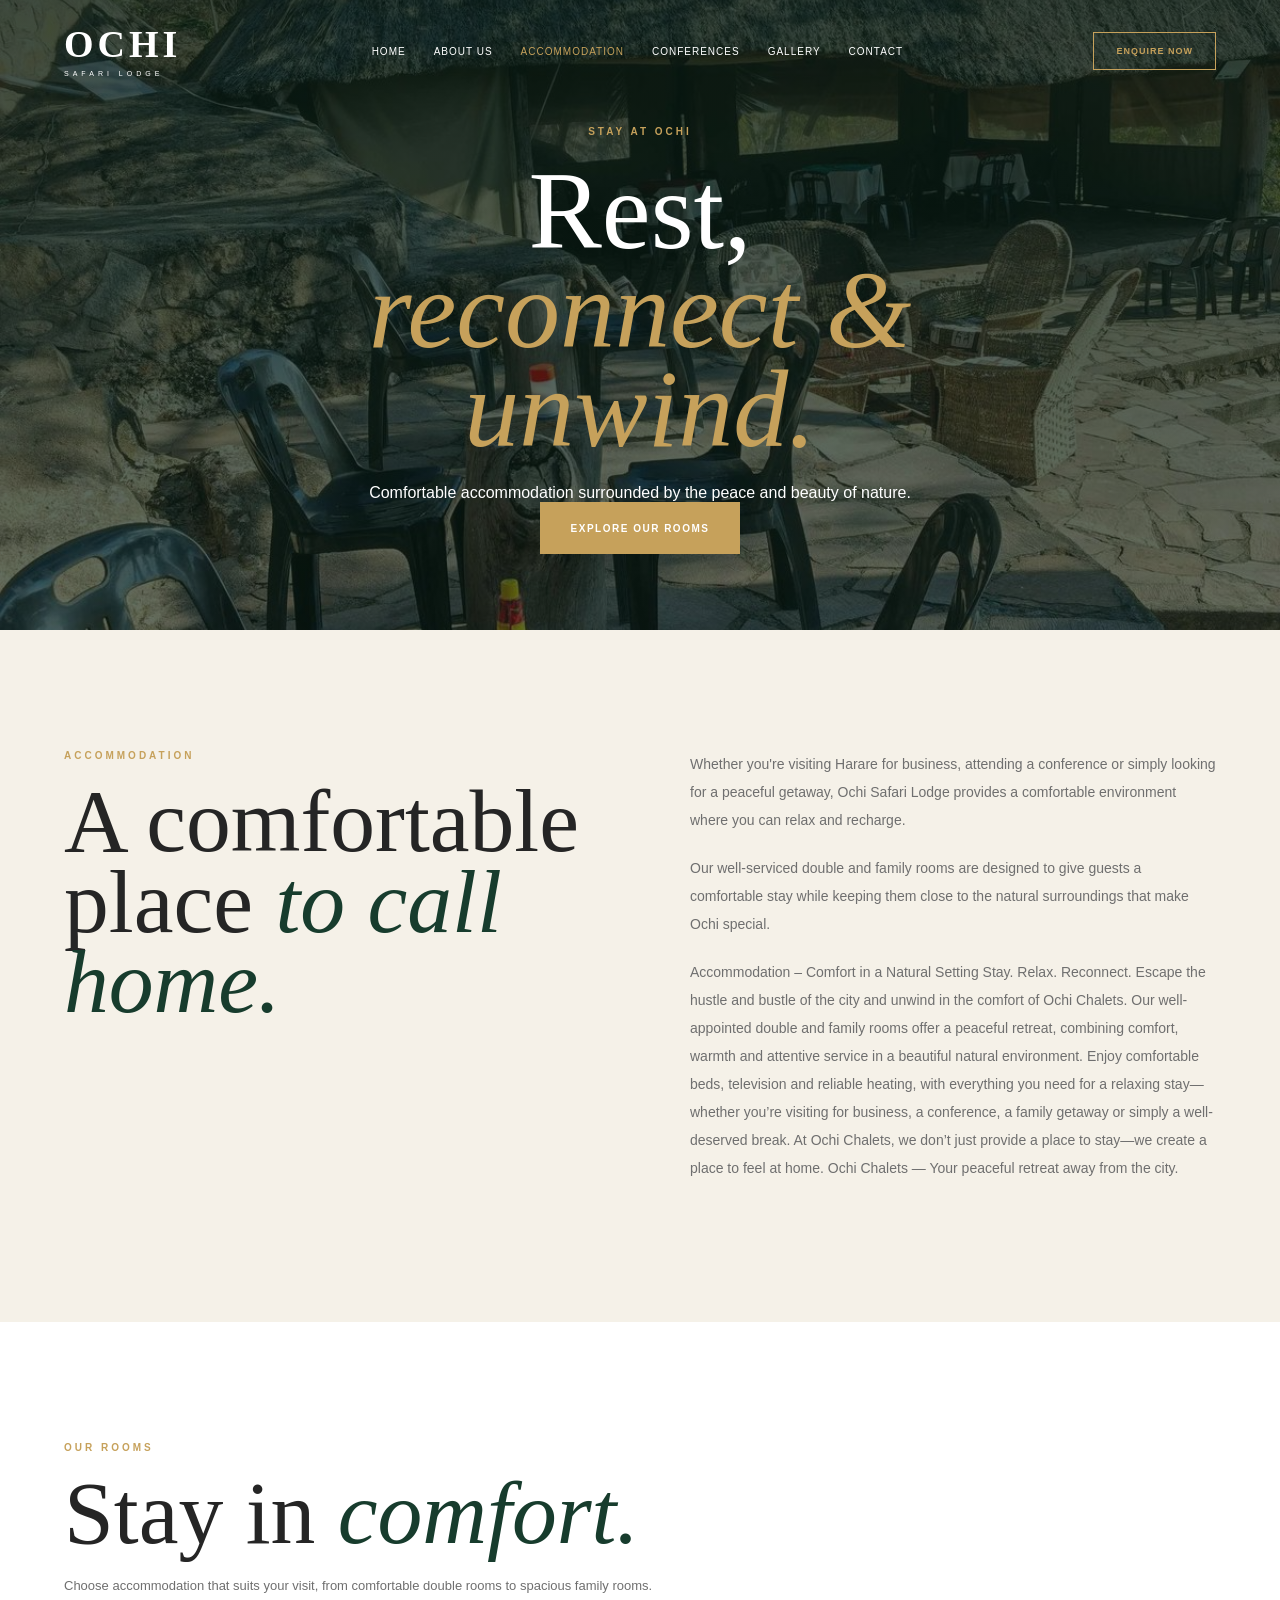
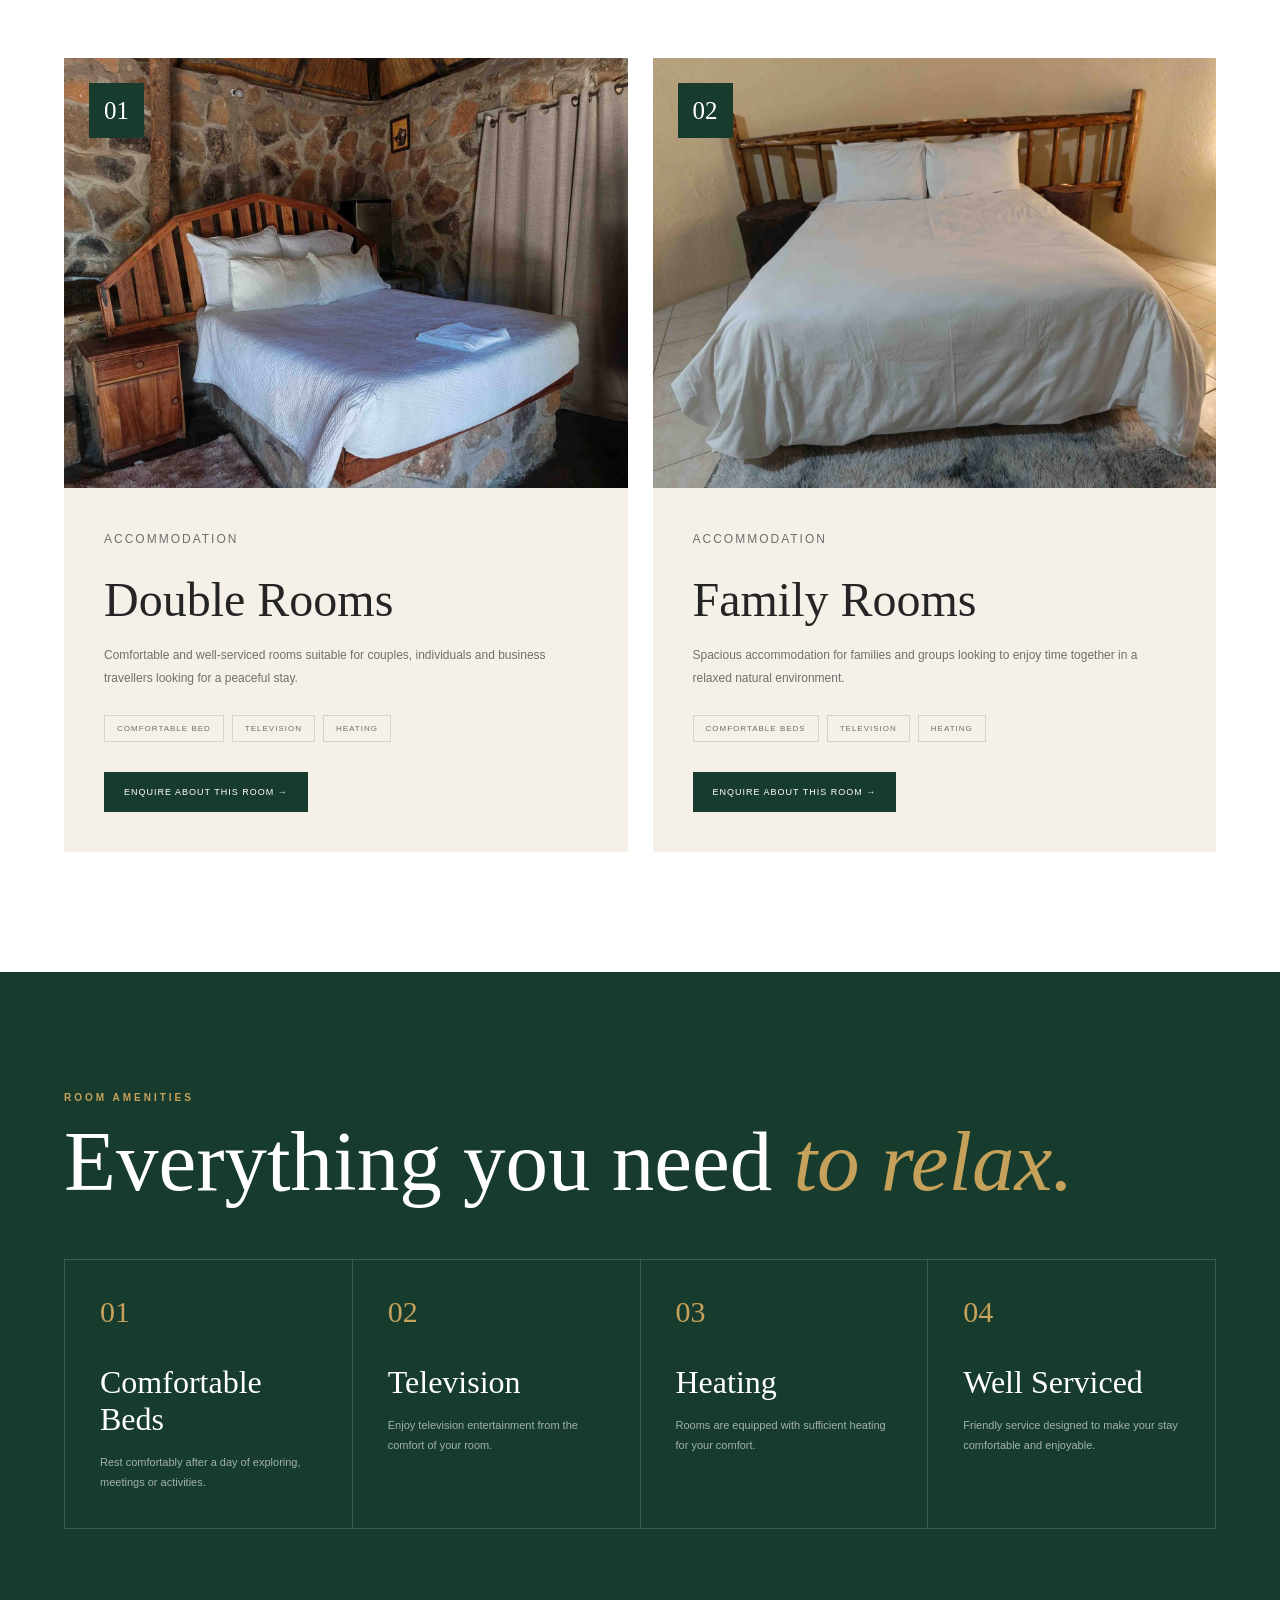
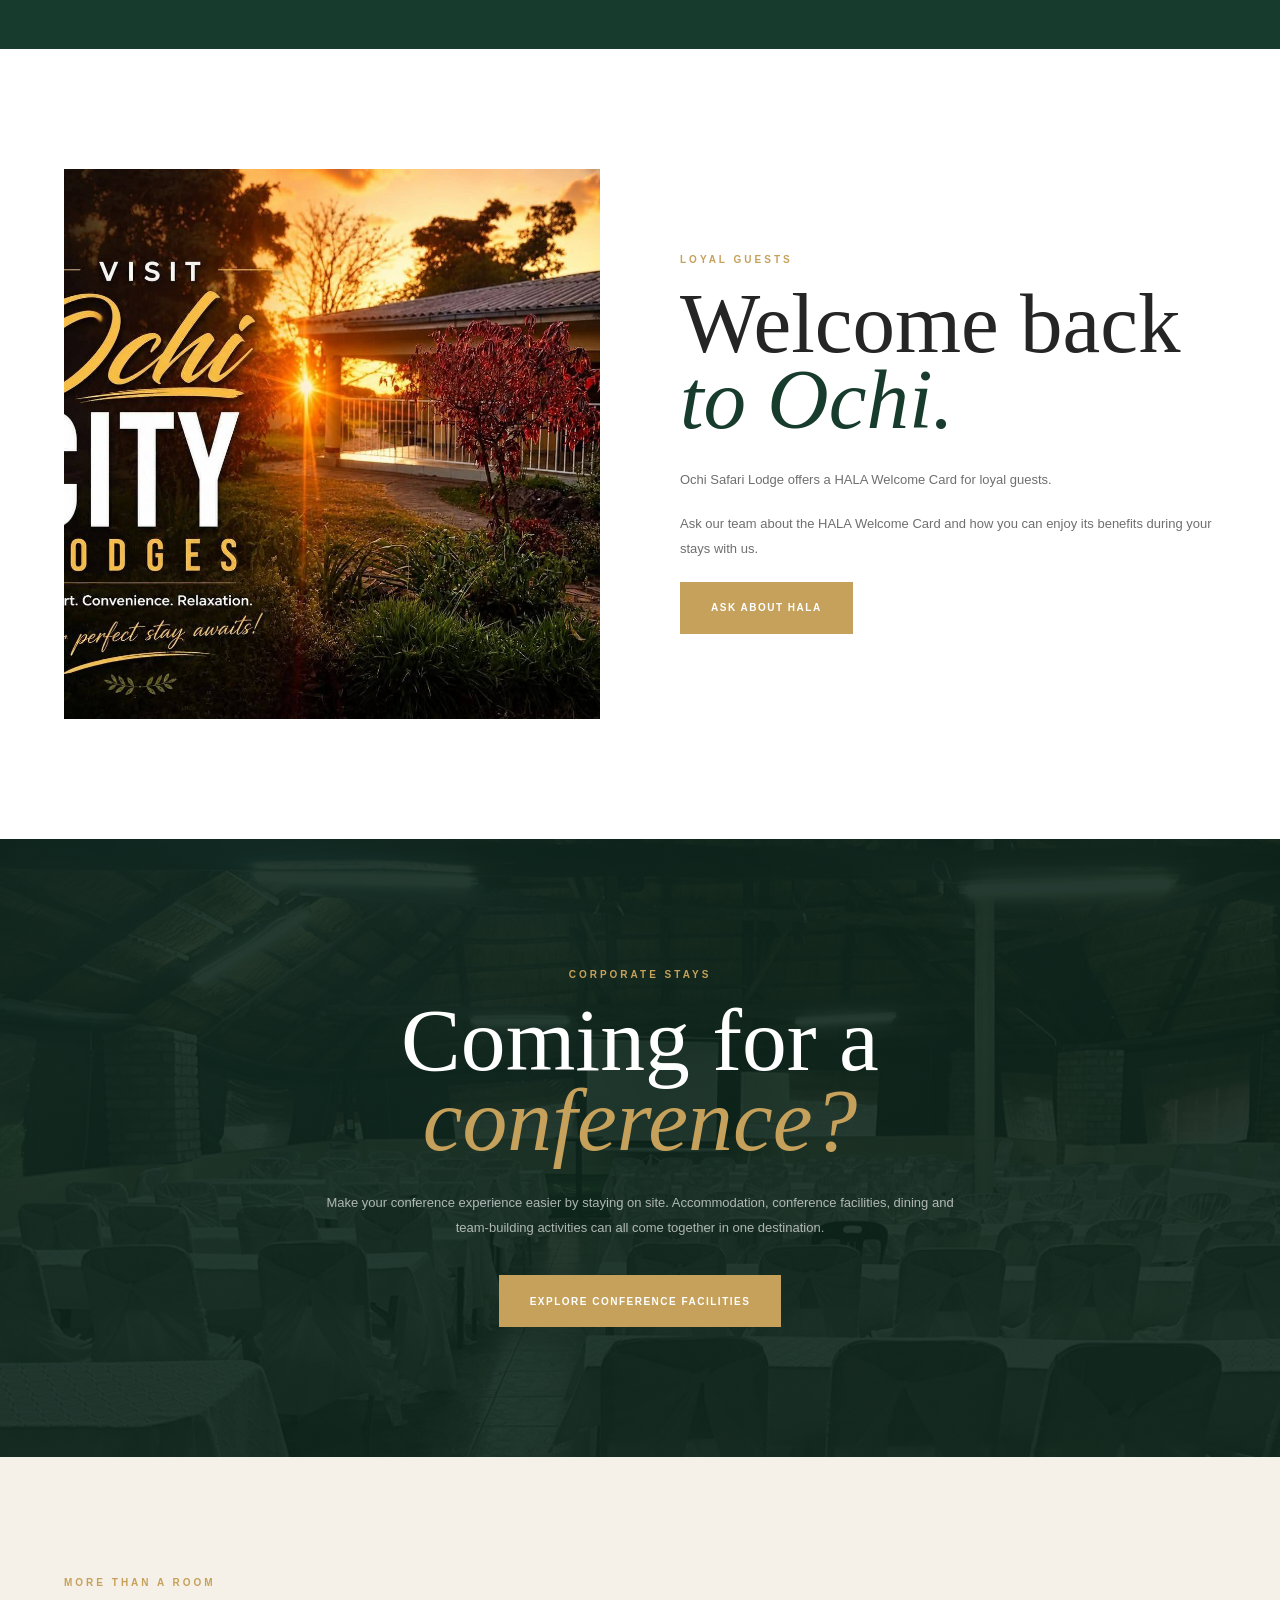
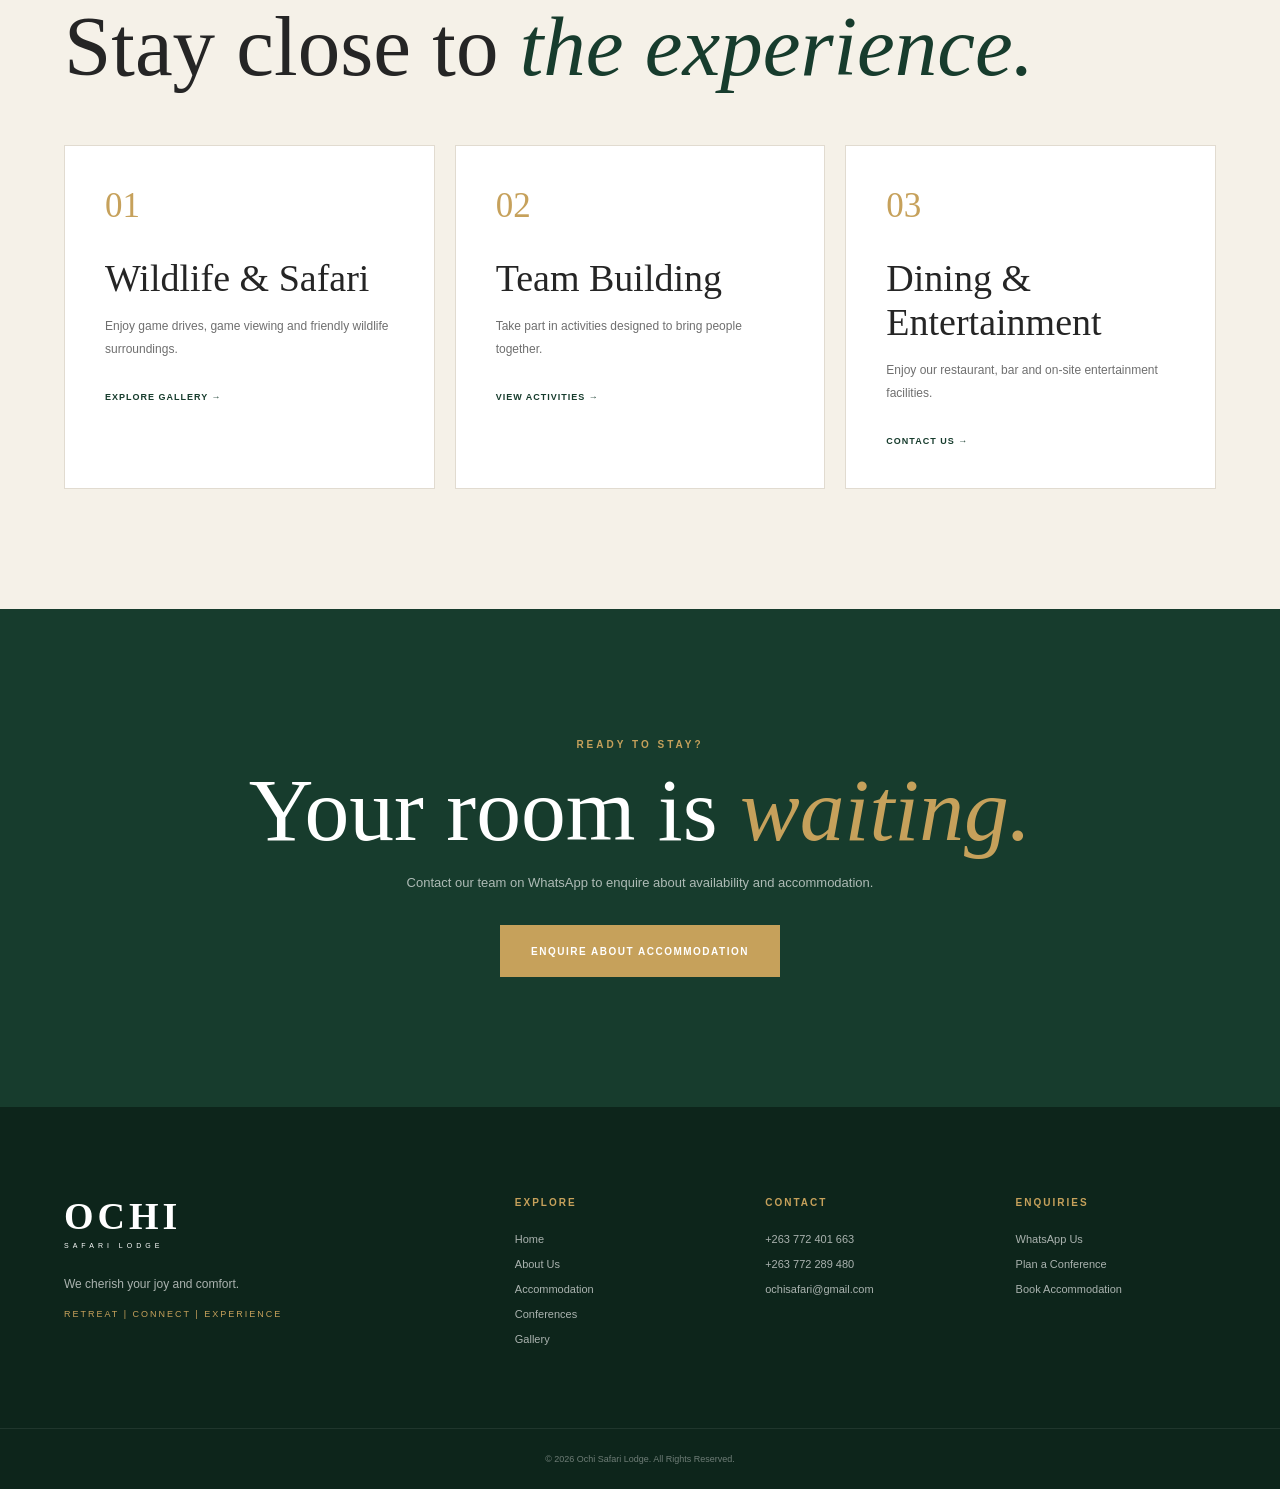
<file: accommodation.html>
<!DOCTYPE html>
<html lang="en">

<head>

    <meta charset="UTF-8">

    <meta
        name="viewport"
        content="width=device-width, initial-scale=1.0"
    >

    <title>Accommodation Near Harare | Ochi Safari Lodge</title>

    <meta
        name="description"
        content="Stay at Ochi Safari Lodge in Harare. Enjoy comfortable double and family rooms, friendly service and a peaceful natural setting just 20km from Harare CBD."
    >

    <link rel="preconnect" href="https://fonts.googleapis.com">

    <link
        rel="preconnect"
        href="https://fonts.gstatic.com"
        crossorigin
    >

    <link
        
    href="https://fonts.googleapis.com/css2?family=Josefin+Sans:wght@300;400;500;600;700&display=swap"
    rel="stylesheet"
>

    <link rel="stylesheet" href="style.css">

   <link rel="canonical" href="https://ochisafari.com/accommodation.html">

<!-- Open Graph -->
<meta property="og:type" content="website">
<meta property="og:site_name" content="Ochi Safari Lodge">
<meta property="og:title" content="Accommodation Near Harare | Ochi Safari Lodge">
<meta property="og:description" content="Stay at Ochi Safari Lodge in Harare. Enjoy comfortable double and family rooms, friendly service and a peaceful natural setting just 20km from Harare CBD.">
<meta property="og:url" content="https://ochisafari.com/accommodation.html">
<meta property="og:image" content="https://ochisafari.com/images/IMG_20260825_080930_347.jpg.jpg">
<meta property="og:locale" content="en_ZW">

<!-- Twitter Card -->
<meta name="twitter:card" content="summary_large_image">
<meta name="twitter:title" content="Accommodation Near Harare | Ochi Safari Lodge">
<meta name="twitter:description" content="Stay at Ochi Safari Lodge in Harare. Enjoy comfortable double and family rooms, friendly service and a peaceful natural setting just 20km from Harare CBD.">
<meta name="twitter:image" content="https://ochisafari.com/images/IMG_20260825_080930_347.jpg.jpg">

<meta name="robots" content="index, follow">
<meta name="theme-color" content="#1a1a1a">

    
<link rel="icon" type="image/x-icon" href="/favicon.ico">
<link rel="icon" type="image/png" sizes="32x32" href="/favicon-32x32.png">
<link rel="icon" type="image/png" sizes="16x16" href="/favicon-16x16.png">
<link rel="apple-touch-icon" sizes="180x180" href="/apple-touch-icon.png">
</head>


<body>


<!-- =========================================
     NAVIGATION
========================================= -->

<header class="navbar" id="navbar">

    <a href="index.html" class="logo">

        <span>OCHI</span>

        <small>SAFARI LODGE</small>

    </a>


    <nav id="navMenu">

        <a href="index.html">
            Home
        </a>

        <a href="about.html">
            About Us
        </a>

        <a href="accommodation.html" class="active">
            Accommodation
        </a>

        <a href="conferences.html">
            Conferences
        </a>

        <a href="gallery.html">
            Gallery
        </a>

        <a href="contact.html">
            Contact
        </a>

    </nav>


    <a
        href="https://wa.me/263772401663"
        class="nav-button"
        target="_blank"
    >

        Enquire Now

    </a>


    <button
        class="menu-btn"
        id="menuBtn"
        aria-label="Open menu"
    >

        ☰

    </button>

</header>



<!-- =========================================
     HERO
========================================= -->

<section class="page-hero accommodation-hero">

    <div class="page-hero-overlay"></div>


    <div class="page-hero-content">

        <p class="eyebrow">
            STAY AT OCHI
        </p>


        <h1>

            Rest,
            <span>reconnect & unwind.</span>

        </h1>


        <p>

            Comfortable accommodation surrounded by
            the peace and beauty of nature.

        </p>


        <a
            href="#rooms"
            class="btn primary"
        >

            Explore Our Rooms

        </a>

    </div>

</section>



<!-- =========================================
     INTRO
========================================= -->

<section class="accommodation-intro">

    <div class="container accommodation-intro-grid">


        <div>

            <p class="section-label">
                ACCOMMODATION
            </p>


            <h2>

                A comfortable place
                <em>to call home.</em>

            </h2>

        </div>


        <div>

            <p>

                Whether you're visiting Harare for business,
                attending a conference or simply looking for
                a peaceful getaway, Ochi Safari Lodge provides
                a comfortable environment where you can relax
                and recharge.

            </p>


            <p>

                Our well-serviced double and family rooms are
                designed to give guests a comfortable stay while
                keeping them close to the natural surroundings
                that make Ochi special.

            </p>
            <p>
                Accommodation – Comfort in a Natural Setting

                Stay. Relax. Reconnect.

                Escape the hustle and bustle of the city and unwind in the comfort of Ochi Chalets. Our well-appointed double and family rooms offer a peaceful retreat, combining comfort, warmth and attentive service in a beautiful natural environment.

                Enjoy comfortable beds, television and reliable heating, with everything you need for a relaxing stay—whether you’re visiting for business, a conference, a family getaway or simply a well-deserved break.

                At Ochi Chalets, we don’t just provide a place to stay—we create a place to feel at home.

                Ochi Chalets — Your peaceful retreat away from the city.

            </p>


        </div>

    </div>

</section>



<!-- =========================================
     ROOMS
========================================= -->

<section
    class="rooms-section"
    id="rooms"
>

    <div class="container">


        <div class="rooms-heading">

            <p class="section-label">
                OUR ROOMS
            </p>


            <h2>

                Stay in
                <em>comfort.</em>

            </h2>


            <p>

                Choose accommodation that suits your visit,
                from comfortable double rooms to spacious
                family rooms.

            </p>

        </div>



        <div class="rooms-grid">


            <!-- DOUBLE ROOM -->

            <article class="room-card">

                <div class="room-image">

                    <img
                        src="images/IMG_20260828_101823_830@786796556.jpg"
                        alt="Double room at Ochi Safari Lodge"
                    >

                    <span class="room-number">
                        01
                    </span>

                </div>


                <div class="room-content">

                    <p class="room-type">
                        ACCOMMODATION
                    </p>


                    <h3>
                        Double Rooms
                    </h3>


                    <p>

                        Comfortable and well-serviced rooms
                        suitable for couples, individuals and
                        business travellers looking for a
                        peaceful stay.

                    </p>


                    <div class="room-features">

                        <span>
                            Comfortable Bed
                        </span>

                        <span>
                            Television
                        </span>

                        <span>
                            Heating
                        </span>

                    </div>


                    <a
                        href="https://wa.me/263772401663?text=Hello%20Ochi%20Safari%20Lodge%2C%20I%20would%20like%20to%20enquire%20about%20your%20double%20rooms."
                        class="room-button"
                        target="_blank"
                    >

                        Enquire About This Room →

                    </a>

                </div>

            </article>



            <!-- FAMILY ROOM -->

            <article class="room-card">

                <div class="room-image">

                    <img
                        src="images/hero.jpg"
                        alt="Family room at Ochi Safari Lodge"
                    >

                    <span class="room-number">
                        02
                    </span>

                </div>


                <div class="room-content">

                    <p class="room-type">
                        ACCOMMODATION
                    </p>


                    <h3>
                        Family Rooms
                    </h3>


                    <p>

                        Spacious accommodation for families
                        and groups looking to enjoy time together
                        in a relaxed natural environment.

                    </p>


                    <div class="room-features">

                        <span>
                            Comfortable Beds
                        </span>

                        <span>
                            Television
                        </span>

                        <span>
                            Heating
                        </span>

                    </div>


                    <a
                        href="https://wa.me/263772401663?text=Hello%20Ochi%20Safari%20Lodge%2C%20I%20would%20like%20to%20enquire%20about%20your%20family%20rooms."
                        class="room-button"
                        target="_blank"
                    >

                        Enquire About This Room →

                    </a>

                </div>

            </article>

        </div>

    </div>

</section>



<!-- =========================================
     ROOM AMENITIES
========================================= -->

<section class="accommodation-amenities">

    <div class="container">


        <div class="amenities-heading">

            <p class="section-label">
                ROOM AMENITIES
            </p>


            <h2>

                Everything you need
                <em>to relax.</em>

            </h2>

        </div>



        <div class="amenities-grid">


            <div class="amenity">

                <span>01</span>

                <h3>
                    Comfortable Beds
                </h3>

                <p>
                    Rest comfortably after a day of
                    exploring, meetings or activities.
                </p>

            </div>



            <div class="amenity">

                <span>02</span>

                <h3>
                    Television
                </h3>

                <p>
                    Enjoy television entertainment from
                    the comfort of your room.
                </p>

            </div>



            <div class="amenity">

                <span>03</span>

                <h3>
                    Heating
                </h3>

                <p>
                    Rooms are equipped with sufficient
                    heating for your comfort.
                </p>

            </div>



            <div class="amenity">

                <span>04</span>

                <h3>
                    Well Serviced
                </h3>

                <p>
                    Friendly service designed to make
                    your stay comfortable and enjoyable.
                </p>

            </div>

        </div>

    </div>

</section>



<!-- =========================================
     HALA WELCOME CARD
========================================= -->

<section class="hala-section">

    <div class="container hala-grid">


        <div class="hala-image">

            <img
                src="images/FB_IMG_1784819348907.jpg"
                alt="HALA Welcome Card"
            >

        </div>


        <div class="hala-content">

            <p class="section-label">
                LOYAL GUESTS
            </p>


            <h2>

                Welcome back
                <em>to Ochi.</em>

            </h2>


            <p>

                Ochi Safari Lodge offers a HALA Welcome Card
                for loyal guests.

            </p>


            <p>

                Ask our team about the HALA Welcome Card
                and how you can enjoy its benefits during
                your stays with us.

            </p>


            <a
                href="https://wa.me/263772401663?text=Hello%20Ochi%20Safari%20Lodge%2C%20I%20would%20like%20to%20know%20more%20about%20the%20HALA%20Welcome%20Card."
                class="btn primary"
                target="_blank"
            >

                Ask About HALA

            </a>

        </div>

    </div>

</section>



<!-- =========================================
     STAY + CONFERENCE
========================================= -->

<section class="stay-conference">

    <div class="container">


        <div class="stay-conference-content">

            <p class="section-label">
                CORPORATE STAYS
            </p>


            <h2>

                Coming for a
                <em>conference?</em>

            </h2>


            <p>

                Make your conference experience easier by
                staying on site. Accommodation, conference
                facilities, dining and team-building activities
                can all come together in one destination.

            </p>


            <a
                href="conferences.html"
                class="btn primary"
            >

                Explore Conference Facilities

            </a>

        </div>

    </div>

</section>



<!-- =========================================
     EXPERIENCE
========================================= -->

<section class="accommodation-experience">

    <div class="container">


        <div class="experience-heading">

            <p class="section-label">
                MORE THAN A ROOM
            </p>


            <h2>

                Stay close to
                <em>the experience.</em>

            </h2>

        </div>



        <div class="experience-grid">


            <a
                href="gallery.html"
                class="experience-card"
            >

                <span>
                    01
                </span>


                <h3>
                    Wildlife & Safari
                </h3>


                <p>

                    Enjoy game drives, game viewing and
                    friendly wildlife surroundings.

                </p>


                <strong>
                    Explore Gallery →
                </strong>

            </a>



            <a
                href="conferences.html#team-building"
                class="experience-card"
            >

                <span>
                    02
                </span>


                <h3>
                    Team Building
                </h3>


                <p>

                    Take part in activities designed to
                    bring people together.

                </p>


                <strong>
                    View Activities →
                </strong>

            </a>



            <a
                href="contact.html"
                class="experience-card"
            >

                <span>
                    03
                </span>


                <h3>
                    Dining & Entertainment
                </h3>


                <p>

                    Enjoy our restaurant, bar and on-site
                    entertainment facilities.

                </p>


                <strong>
                    Contact Us →
                </strong>

            </a>

        </div>

    </div>

</section>



<!-- =========================================
     BOOKING CTA
========================================= -->

<section class="accommodation-cta">

    <div class="container">

        <p class="section-label">
            READY TO STAY?
        </p>


        <h2>

            Your room is
            <em>waiting.</em>

        </h2>


        <p>

            Contact our team on WhatsApp to enquire
            about availability and accommodation.

        </p>


        <a
            href="https://wa.me/263772401663?text=Hello%20Ochi%20Safari%20Lodge%2C%20I%20would%20like%20to%20enquire%20about%20accommodation."
            class="btn primary"
            target="_blank"
        >

            Enquire About Accommodation

        </a>

    </div>

</section>



<!-- =========================================
     FOOTER
========================================= -->

<footer>

    <div class="container footer-grid">


        <div>

            <div class="logo footer-logo">

                <span>OCHI</span>

                <small>SAFARI LODGE</small>

            </div>


            <p>
                We cherish your joy and comfort.
            </p>


            <p class="footer-tagline">
                Retreat | Connect | Experience
            </p>

        </div>


        <div>

            <h4>Explore</h4>

            <a href="index.html">
                Home
            </a>

            <a href="about.html">
                About Us
            </a>

            <a href="accommodation.html">
                Accommodation
            </a>

            <a href="conferences.html">
                Conferences
            </a>

            <a href="gallery.html">
                Gallery
            </a>

        </div>


        <div>

            <h4>Contact</h4>

            <a href="tel:+263772401663">
                +263 772 401 663
            </a>

            <a href="tel:+263772289480">
                +263 772 289 480
            </a>

            <a href="mailto:ochisafari@gmail.com">
                ochisafari@gmail.com
            </a>

        </div>


        <div>

            <h4>Enquiries</h4>

            <a
                href="https://wa.me/263772401663"
                target="_blank"
            >
                WhatsApp Us
            </a>

            <a href="conferences.html">
                Plan a Conference
            </a>

            <a href="accommodation.html">
                Book Accommodation
            </a>

        </div>

    </div>


    <div class="copyright">

        © 2026 Ochi Safari Lodge. All Rights Reserved.

    </div>

</footer>



<script src="script.js"></script>

</body>

</html>
</file>
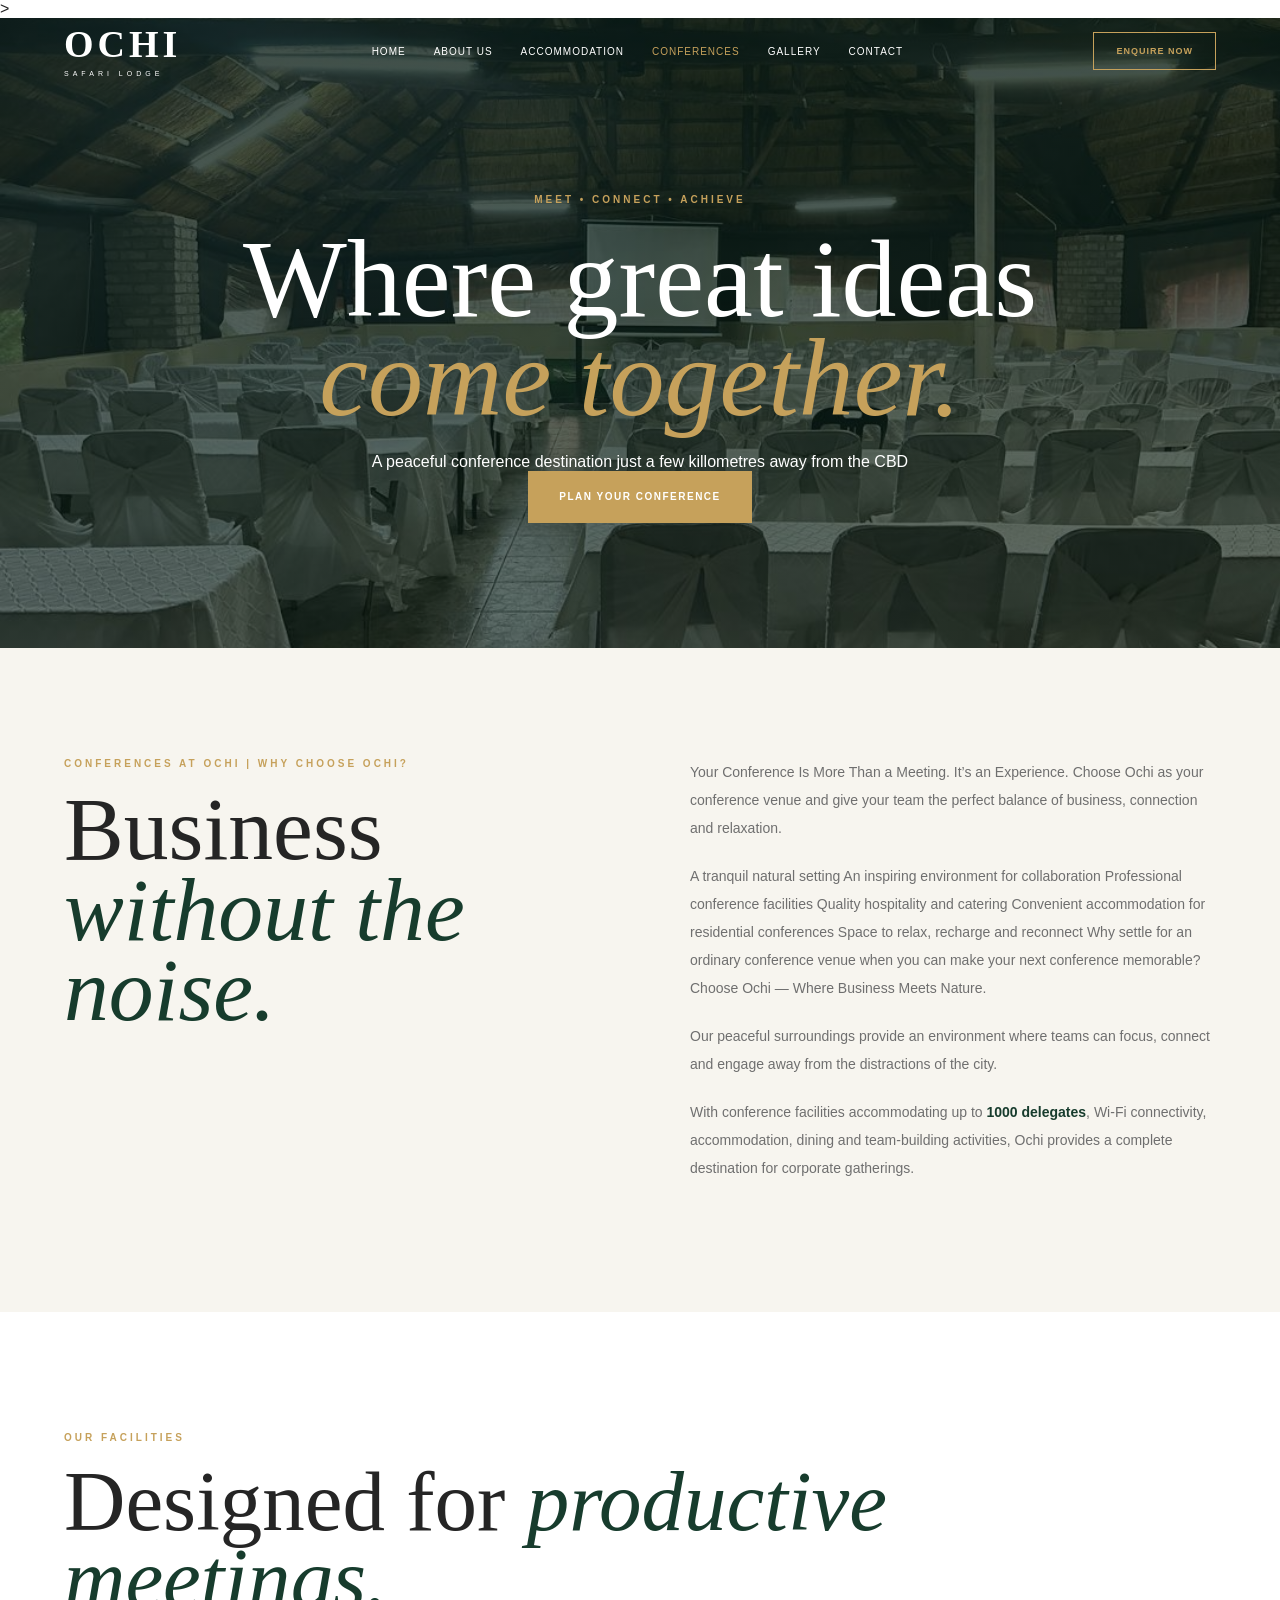
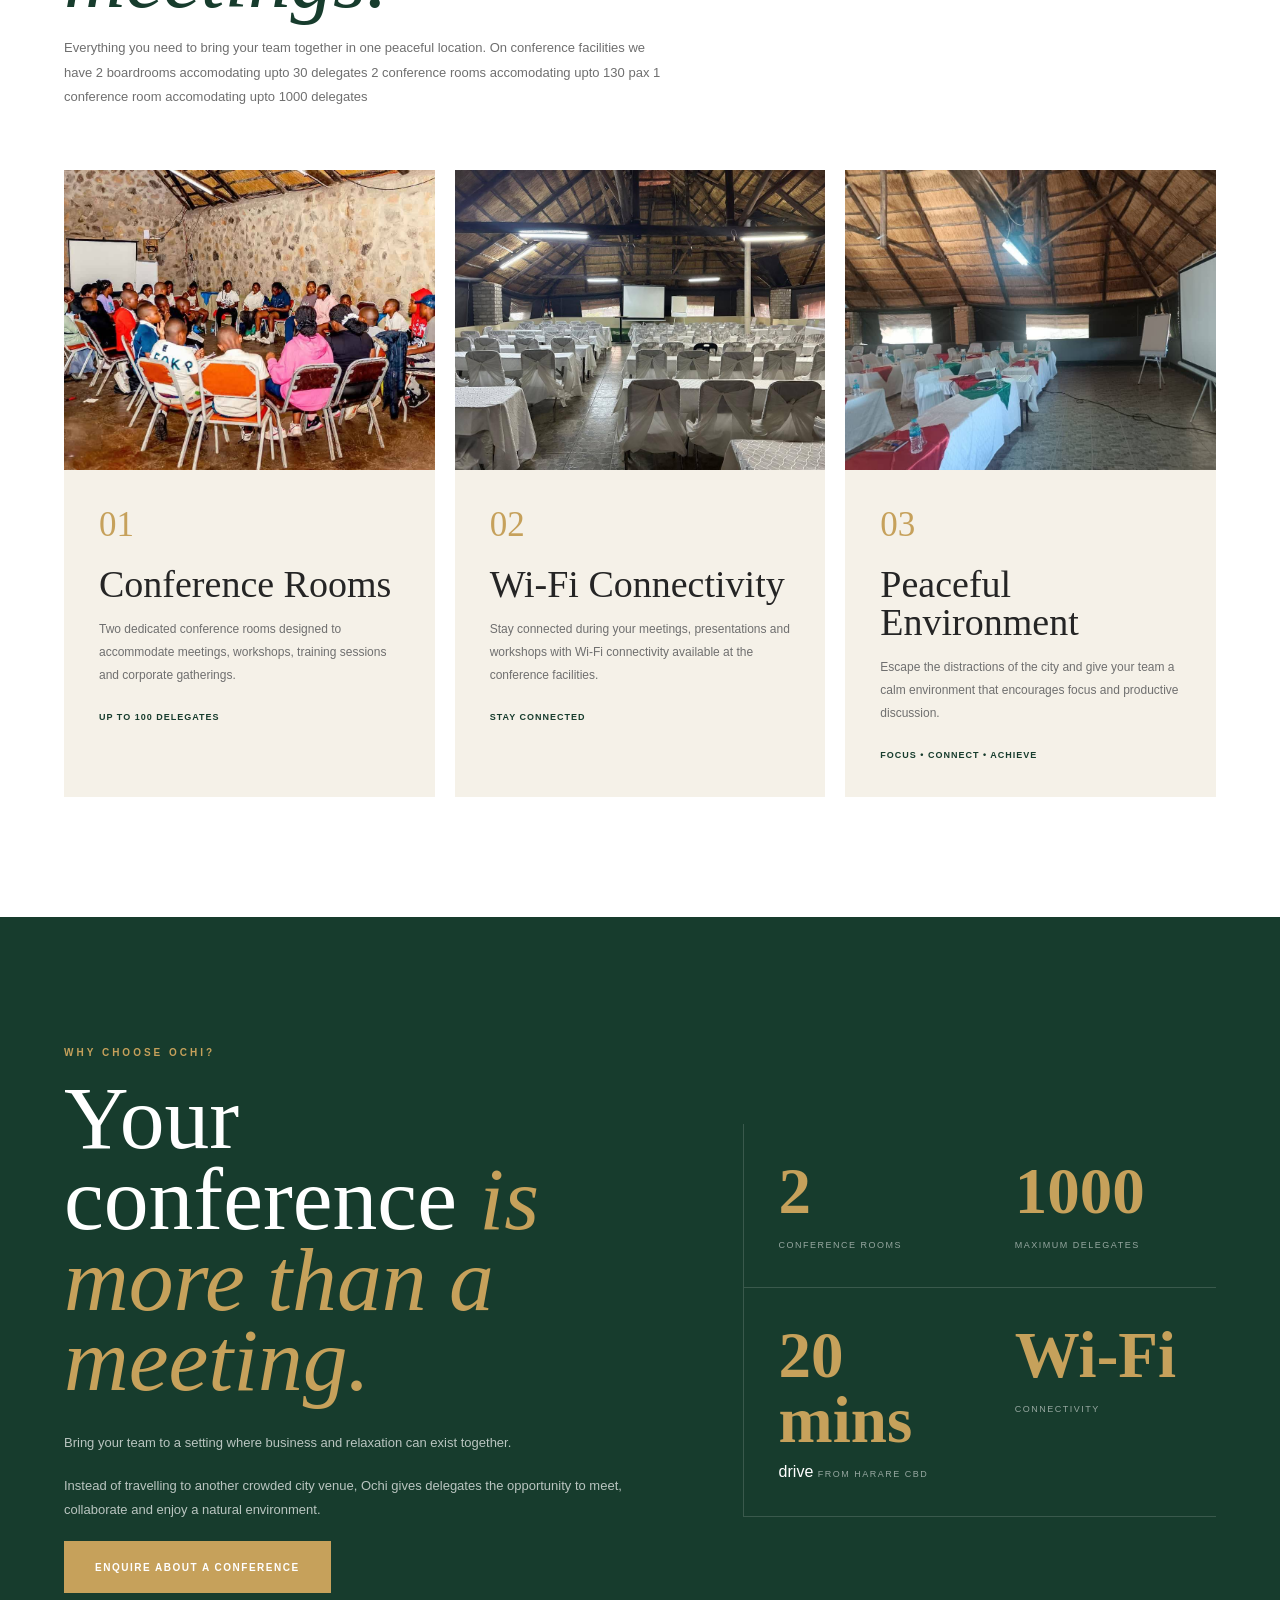
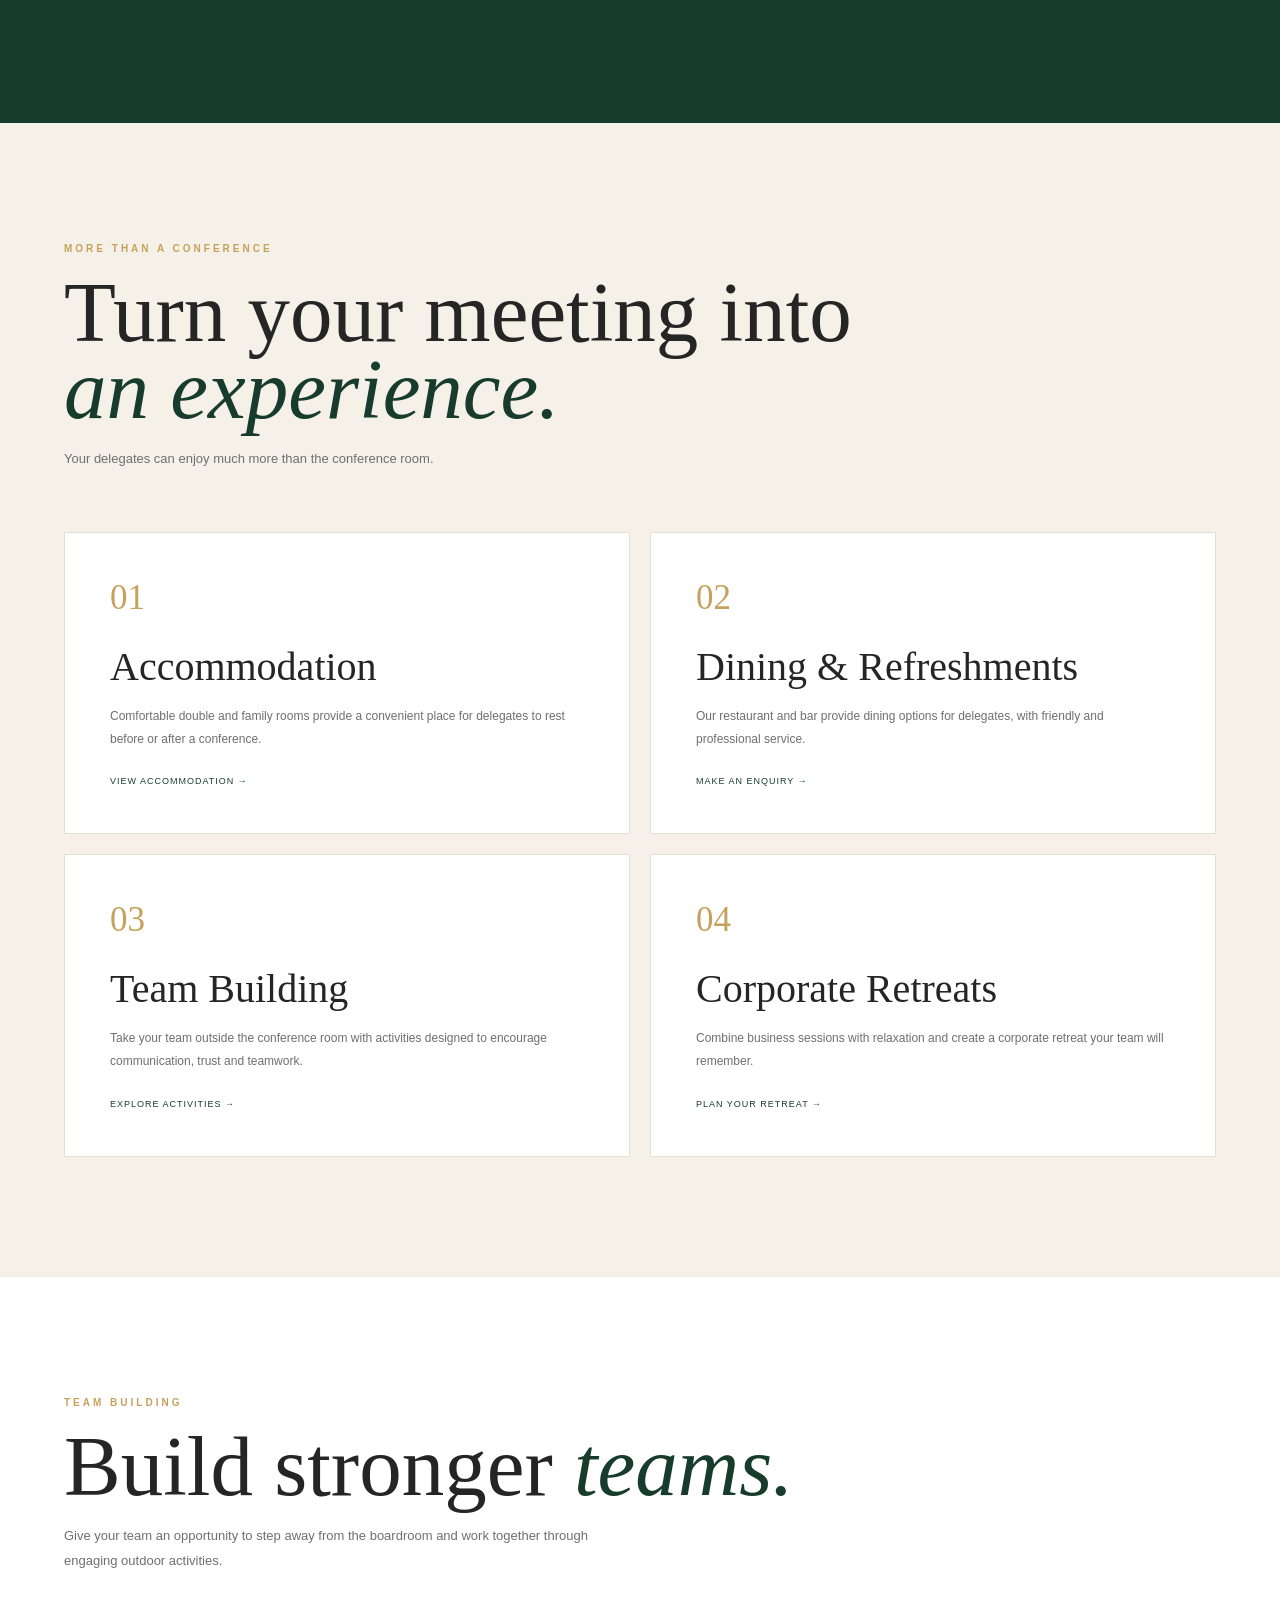
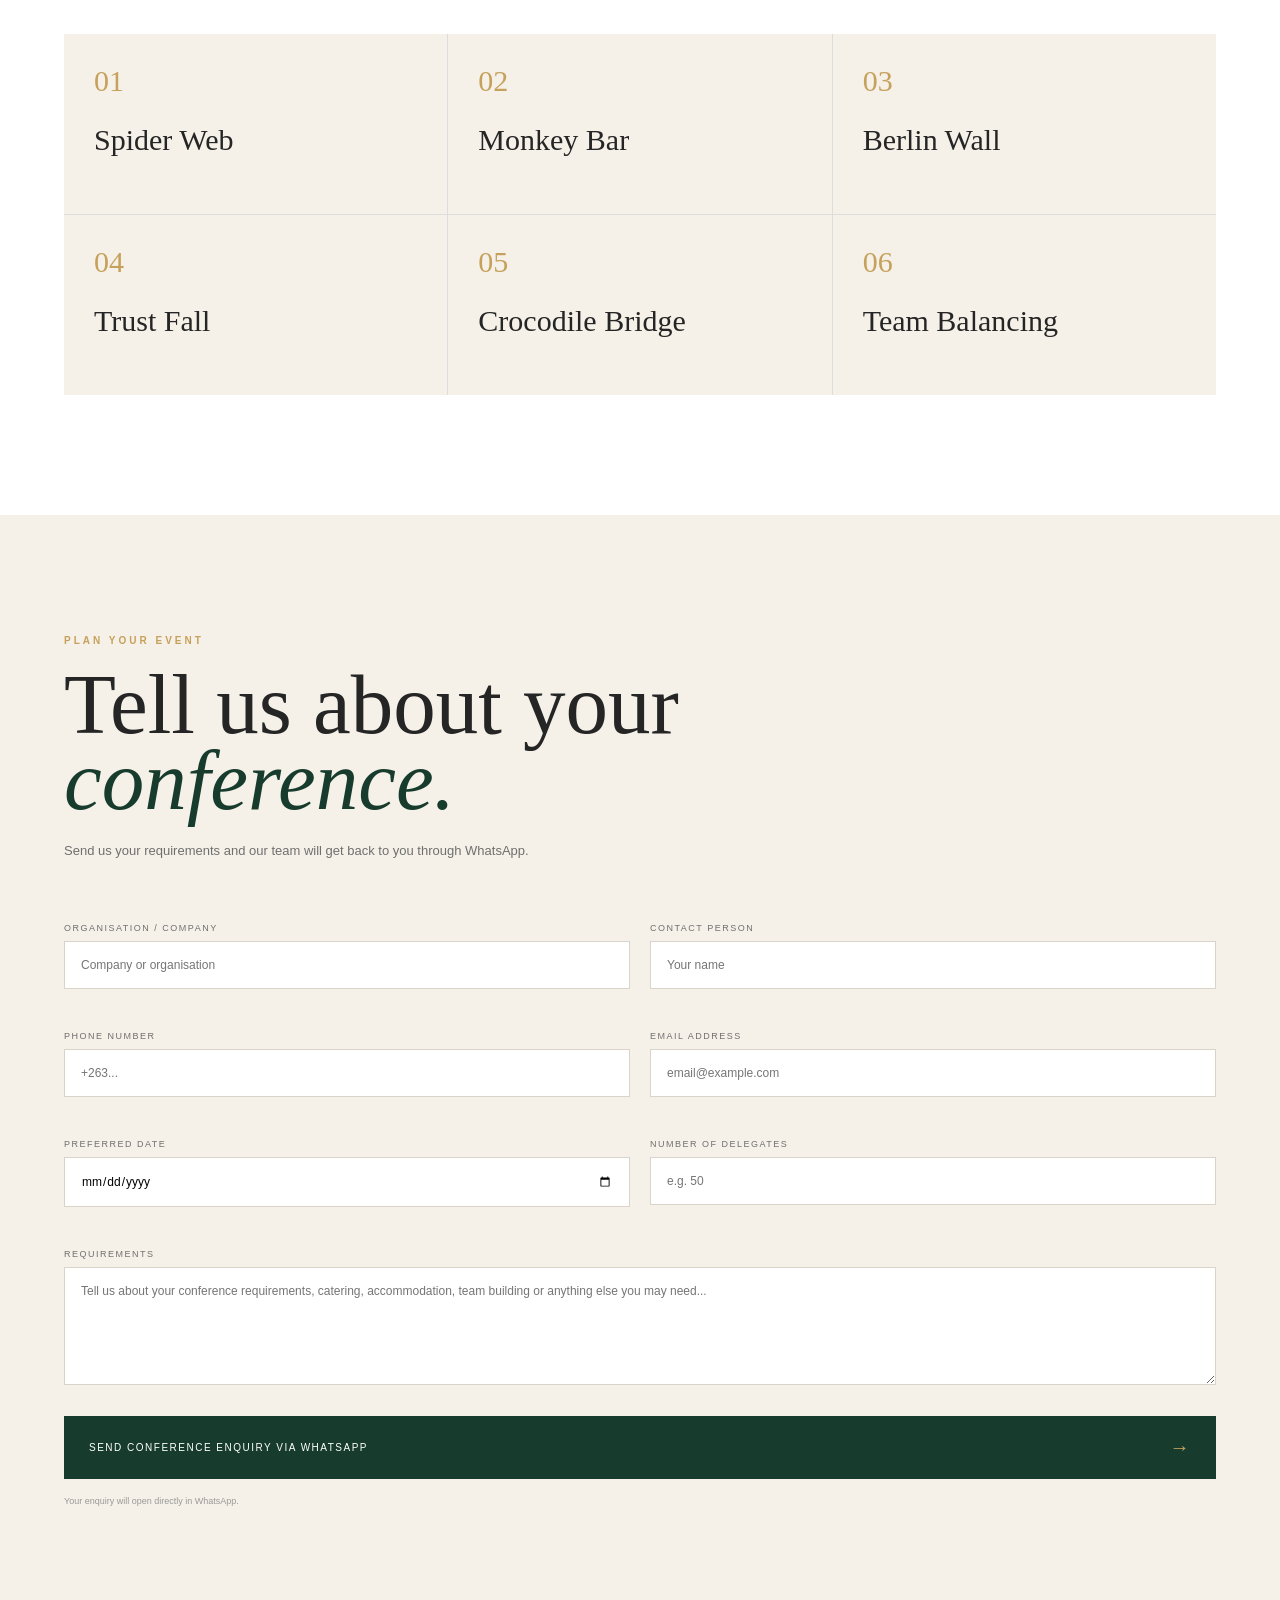
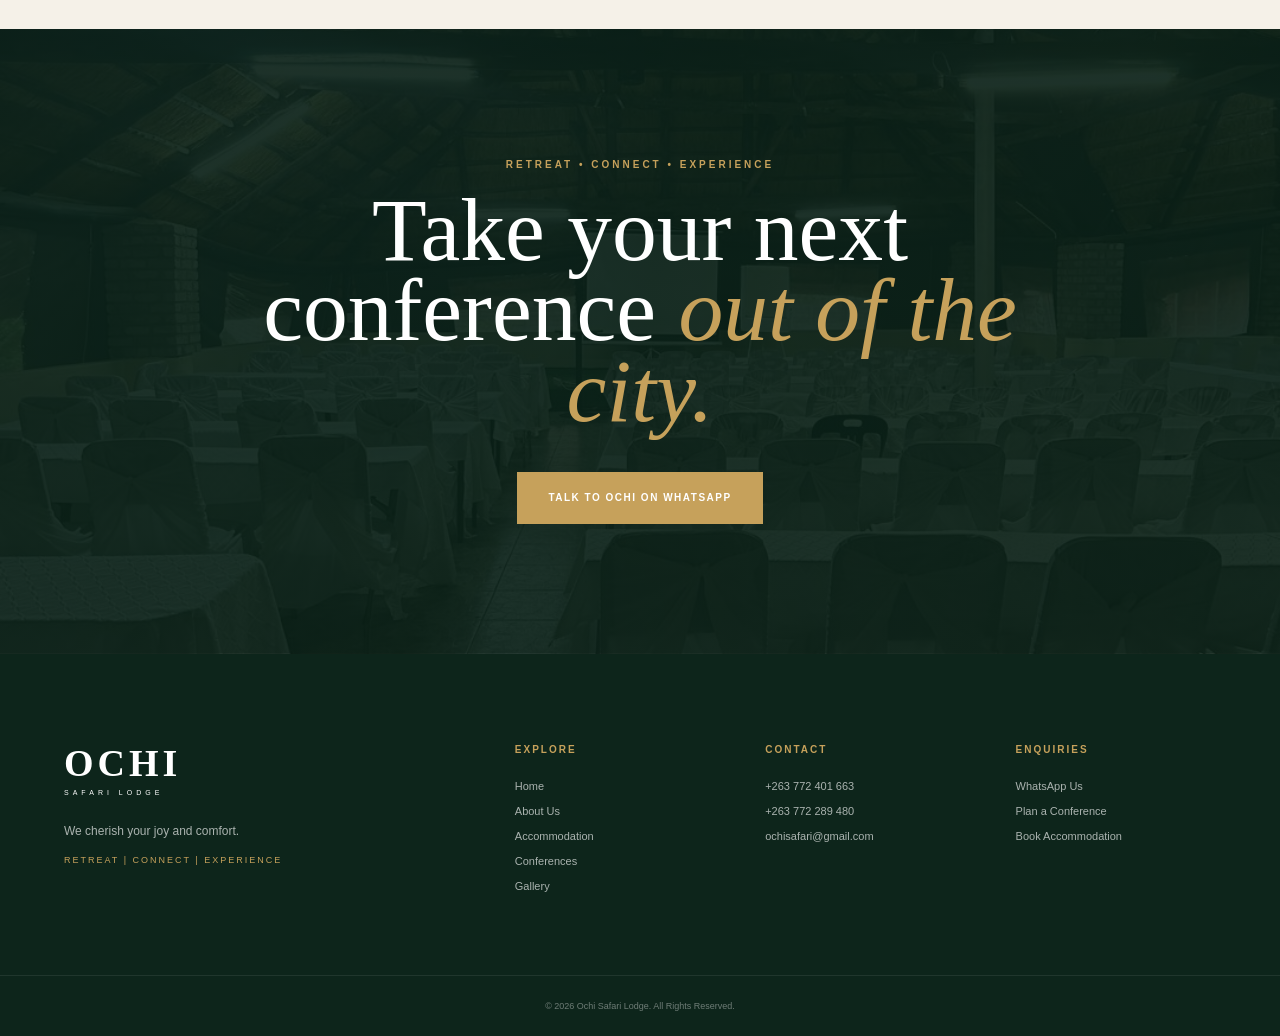
<file: conferences.html>
<!DOCTYPE html>
<html lang="en">

<head>

    <meta charset="UTF-8">

    <meta
        name="viewport"
        content="width=device-width, initial-scale=1.0"
    >

    <title>Conference Venue Near Harare | Ochi Safari Lodge</title>

    <meta
        name="description"
        content="Ochi Safari Lodge offers conference facilities for up to 100 delegates, with Wi-Fi, a peaceful environment, accommodation, dining and team-building activities."
    >

    <link rel="preconnect" href="https://fonts.googleapis.com">

    <link
        rel="preconnect"
        href="https://fonts.gstatic.com"
        crossorigin
    >

    <link
        
    href="https://fonts.googleapis.com/css2?family=Josefin+Sans:wght@300;400;500;600;700&display=swap"
    rel="stylesheet"
>

    <link rel="stylesheet" href="style.css">

    <link rel="canonical" href="https://ochisafari.com/conferences.html">

<!-- Open Graph -->
<meta property="og:type" content="website">
<meta property="og:site_name" content="Ochi Safari Lodge">
<meta property="og:title" content="Conference Venue Near Harare | Ochi Safari Lodge">
<meta property="og:description" content="Ochi Safari Lodge offers conference facilities for up to 100 delegates, with Wi-Fi, a peaceful environment, accommodation, dining and team-building activities.">
<meta property="og:url" content="https://ochisafari.com/conferences.html">
<meta property="og:image" content="https://ochisafari.com/images/conference-2.jpeg">
<meta property="og:locale" content="en_ZW">

<!-- Twitter Card -->
<meta name="twitter:card" content="summary_large_image">
<meta name="twitter:title" content="Conference Venue Near Harare | Ochi Safari Lodge">
<meta name="twitter:description" content="Ochi Safari Lodge offers conference facilities for up to 100 delegates, with Wi-Fi, a peaceful environment, accommodation, dining and team-building activities.">
<meta name="twitter:image" content="https://ochisafari.com/images/conference-2.jpeg">

<meta name="robots" content="index, follow">
<meta name="theme-color" content="#1a1a1a">>

<link rel="icon" type="image/x-icon" href="/favicon.ico">
<link rel="icon" type="image/png" sizes="32x32" href="/favicon-32x32.png">
<link rel="icon" type="image/png" sizes="16x16" href="/favicon-16x16.png">
<link rel="apple-touch-icon" sizes="180x180" href="/apple-touch-icon.png">
</head>


<body>


<!-- =========================================
     NAVIGATION
========================================= -->

<header class="navbar" id="navbar">

    <a href="index.html" class="logo">

        <span>OCHI</span>

        <small>SAFARI LODGE</small>

    </a>


    <nav id="navMenu">

        <a href="index.html">
            Home
        </a>

        <a href="about.html">
            About Us
        </a>

        <a href="accommodation.html">
            Accommodation
        </a>

        <a href="conferences.html" class="active">
            Conferences
        </a>

        <a href="gallery.html">
            Gallery
        </a>

        <a href="contact.html">
            Contact
        </a>

    </nav>


    <a
        href="https://wa.me/263772401663"
        class="nav-button"
        target="_blank"
    >

        Enquire Now

    </a>


    <button
        class="menu-btn"
        id="menuBtn"
        aria-label="Open menu"
    >

        ☰

    </button>

</header>



<!-- =========================================
     CONFERENCE HERO
========================================= -->

<section class="page-hero conference-hero">

    <div class="page-hero-overlay"></div>


    <div class="page-hero-content">

        <p class="eyebrow">

            MEET • CONNECT • ACHIEVE

        </p>


        <h1>

            Where great ideas
            <span>come together.</span>

        </h1>


        <p>

            A peaceful conference destination just a few killometres away from the CBD

        </p>


        <a
            href="#conference-enquiry"
            class="btn primary"
        >

            Plan Your Conference

        </a>

    </div>

</section>



<!-- =========================================
     INTRODUCTION
========================================= -->

<section class="conference-intro">

    <div class="container conference-intro-grid">


        <div>

            <p class="section-label">

                CONFERENCES AT OCHI | WHY CHOOSE OCHI?

            </p>


            <h2>

                Business
                <em>without the noise.</em>

            </h2>

        </div>


        <div>

            <p>

               Your Conference Is More Than a Meeting. It’s an Experience.

               Choose Ochi as your conference venue and give your team the perfect balance of business, connection and relaxation.


            </p>
              <P>

                 A tranquil natural setting
                 An inspiring environment for collaboration
                 Professional conference facilities
                 Quality hospitality and catering
                 Convenient accommodation for residential conferences
                 Space to relax, recharge and reconnect

Why settle for an ordinary conference venue when you can make your next conference memorable?

Choose Ochi — Where Business Meets Nature.
              </P>

            <p>

                Our peaceful surroundings provide an environment
                where teams can focus, connect and engage away from
                the distractions of the city.

            </p>
          

            <p>

                With conference facilities accommodating up to
                <strong>1000 delegates</strong>, Wi-Fi connectivity,
                accommodation, dining and team-building activities,
                Ochi provides a complete destination for corporate
                gatherings.

            </p>

        </div>

    </div>

</section>



<!-- =========================================
     CONFERENCE FACILITIES
========================================= -->

<section class="conference-facilities">

    <div class="container">


        <div class="conference-section-heading">

            <p class="section-label">

                OUR FACILITIES

            </p>


            <h2>

                Designed for
                <em>productive meetings.</em>

            </h2>


            <p>

                Everything you need to bring your team together
                in one peaceful location.
                On conference facilities we have 
                2 boardrooms accomodating upto 30 delegates
                2 conference rooms accomodating upto 130 pax
                1 conference room accomodating upto 1000 delegates

            </p>

        </div>



        <div class="conference-feature-grid">


            <div class="conference-feature">

                <div class="feature-image">

                    <img
                        src="images/WhatsApp Image 2026-08-20 at 09.56.02.jpg"
                        alt="Ochi Safari Lodge conference room"
                    >

                </div>


                <div class="feature-content">

                    <span>01</span>


                    <h3>
                        Conference Rooms
                    </h3>


                    <p>

                        Two dedicated conference rooms designed
                        to accommodate meetings, workshops,
                        training sessions and corporate gatherings.

                    </p>


                    <strong>
                        Up to 100 delegates
                    </strong>

                </div>

            </div>



            <div class="conference-feature">

                <div class="feature-image">

                    <img
                        src="images/conference-2.jpeg"
                        alt="Conference setup at Ochi Safari Lodge"
                    >

                </div>


                <div class="feature-content">

                    <span>02</span>


                    <h3>
                        Wi-Fi Connectivity
                    </h3>


                    <p>

                        Stay connected during your meetings,
                        presentations and workshops with
                        Wi-Fi connectivity available at the
                        conference facilities.

                    </p>


                    <strong>
                        Stay connected
                    </strong>

                </div>

            </div>



            <div class="conference-feature">

                <div class="feature-image">

                    <img
                        src="images/conference_3.jpeg"
                        alt="Ochi Safari Lodge meeting facilities"
                    >

                </div>


                <div class="feature-content">

                    <span>03</span>


                    <h3>
                        Peaceful Environment
                    </h3>


                    <p>

                        Escape the distractions of the city and
                        give your team a calm environment that
                        encourages focus and productive discussion.

                    </p>


                    <strong>
                        Focus • Connect • Achieve
                    </strong>

                </div>

            </div>

        </div>

    </div>

</section>



<!-- =========================================
     WHY OCHI FOR CONFERENCES
========================================= -->

<section class="conference-why">

    <div class="container">


        <div class="conference-why-grid">


            <div class="conference-why-content">

                <p class="section-label">

                    WHY CHOOSE OCHI?

                </p>


                <h2>

                    Your conference
                    <em>is more than a meeting.</em>

                </h2>


                <p>

                    Bring your team to a setting where business
                    and relaxation can exist together.

                </p>


                <p>

                    Instead of travelling to another crowded city
                    venue, Ochi gives delegates the opportunity
                    to meet, collaborate and enjoy a natural
                    environment.

                </p>


                <a
                    href="https://wa.me/263772401663?text=Hello%20Ochi%20Safari%20Lodge%2C%20I%20would%20like%20to%20plan%20a%20conference."
                    class="btn primary"
                    target="_blank"
                >

                    Enquire About A Conference

                </a>

            </div>



            <div class="conference-stats">


                <div>

                    <strong>
                        2
                    </strong>

                    <span>
                        Conference Rooms
                    </span>

                </div>


                <div>

                    <strong>
                        1000
                    </strong>

                    <span>
                        Maximum Delegates
                    </span>

                </div>


                <div>

                    <strong>
                        20 mins 
                    </strong>
                       drive
                    <span>
                        From Harare CBD
                    </span>

                </div>


                <div>

                    <strong>
                        Wi-Fi
                    </strong>

                    <span>
                        Connectivity
                    </span>

                </div>

            </div>

        </div>

    </div>

</section>



<!-- =========================================
     COMPLETE CORPORATE EXPERIENCE
========================================= -->

<section class="conference-experience">

    <div class="container">


        <div class="conference-section-heading">

            <p class="section-label">

                MORE THAN A CONFERENCE

            </p>


            <h2>

                Turn your meeting into
                <em>an experience.</em>

            </h2>


            <p>

                Your delegates can enjoy much more than
                the conference room.

            </p>

        </div>



        <div class="conference-experience-grid">


            <div>

                <span>
                    01
                </span>


                <h3>
                    Accommodation
                </h3>


                <p>

                    Comfortable double and family rooms
                    provide a convenient place for delegates
                    to rest before or after a conference.

                </p>


                <a href="accommodation.html">
                    View Accommodation →
                </a>

            </div>



            <div>

                <span>
                    02
                </span>


                <h3>
                    Dining & Refreshments
                </h3>


                <p>

                    Our restaurant and bar provide dining
                    options for delegates, with friendly and
                    professional service.

                </p>


                <a href="contact.html">
                    Make An Enquiry →
                </a>

            </div>



            <div>

                <span>
                    03
                </span>


                <h3>
                    Team Building
                </h3>


                <p>

                    Take your team outside the conference
                    room with activities designed to encourage
                    communication, trust and teamwork.

                </p>


                <a href="#team-building">
                    Explore Activities →
                </a>

            </div>



            <div>

                <span>
                    04
                </span>


                <h3>
                    Corporate Retreats
                </h3>


                <p>

                    Combine business sessions with relaxation
                    and create a corporate retreat your team
                    will remember.

                </p>


                <a href="contact.html">
                    Plan Your Retreat →
                </a>

            </div>

        </div>

    </div>

</section>



<!-- =========================================
     TEAM BUILDING
========================================= -->

<section
    class="team-building"
    id="team-building"
>

    <div class="container">


        <div class="team-building-heading">

            <p class="section-label">

                TEAM BUILDING

            </p>


            <h2>

                Build stronger
                <em>teams.</em>

            </h2>


            <p>

                Give your team an opportunity to step away
                from the boardroom and work together through
                engaging outdoor activities.

            </p>

        </div>



        <div class="team-activities">


            <div>
                <span>01</span>
                <h3>Spider Web</h3>
            </div>


            <div>
                <span>02</span>
                <h3>Monkey Bar</h3>
            </div>


            <div>
                <span>03</span>
                <h3>Berlin Wall</h3>
            </div>


            <div>
                <span>04</span>
                <h3>Trust Fall</h3>
            </div>


            <div>
                <span>05</span>
                <h3>Crocodile Bridge</h3>
            </div>


            <div>
                <span>06</span>
                <h3>Team Balancing</h3>
            </div>

        </div>

    </div>

</section>



<!-- =========================================
     CONFERENCE ENQUIRY
========================================= -->

<section
    class="conference-enquiry"
    id="conference-enquiry"
>

    <div class="container">


        <div class="enquiry-heading">

            <p class="section-label">

                PLAN YOUR EVENT

            </p>


            <h2>

                Tell us about your
                <em>conference.</em>

            </h2>


            <p>

                Send us your requirements and our team
                will get back to you through WhatsApp.

            </p>

        </div>



        <form id="conferenceForm">


            <div class="conference-form-grid">


                <div class="form-group">

                    <label for="companyName">
                        Organisation / Company
                    </label>

                    <input
                        type="text"
                        id="companyName"
                        placeholder="Company or organisation"
                        required
                    >

                </div>


                <div class="form-group">

                    <label for="contactPerson">
                        Contact Person
                    </label>

                    <input
                        type="text"
                        id="contactPerson"
                        placeholder="Your name"
                        required
                    >

                </div>


                <div class="form-group">

                    <label for="conferencePhone">
                        Phone Number
                    </label>

                    <input
                        type="tel"
                        id="conferencePhone"
                        placeholder="+263..."
                        required
                    >

                </div>


                <div class="form-group">

                    <label for="conferenceEmail">
                        Email Address
                    </label>

                    <input
                        type="email"
                        id="conferenceEmail"
                        placeholder="email@example.com"
                    >

                </div>


                <div class="form-group">

                    <label for="conferenceDate">
                        Preferred Date
                    </label>

                    <input
                        type="date"
                        id="conferenceDate"
                    >

                </div>


                <div class="form-group">

                    <label for="delegates">
                        Number Of Delegates
                    </label>

                    <input
                        type="number"
                        id="delegates"
                        min="1"
                        max="100"
                        placeholder="e.g. 50"
                    >

                </div>


                <div class="form-group full-width">

                    <label for="conferenceRequirements">
                        Requirements
                    </label>

                    <textarea
                        id="conferenceRequirements"
                        rows="6"
                        placeholder="Tell us about your conference requirements, catering, accommodation, team building or anything else you may need..."
                        required
                    ></textarea>

                </div>

            </div>


            <button
                type="submit"
                class="conference-submit"
            >

                Send Conference Enquiry via WhatsApp

                <span>→</span>

            </button>


            <p class="form-note">

                Your enquiry will open directly in WhatsApp.

            </p>

        </form>

    </div>

</section>



<!-- =========================================
     CTA
========================================= -->

<section class="conference-final-cta">

    <div class="container">

        <p class="section-label">
            RETREAT • CONNECT • EXPERIENCE
        </p>


        <h2>

            Take your next conference
            <em>out of the city.</em>

        </h2>


        <a
            href="https://wa.me/263772401663?text=Hello%20Ochi%20Safari%20Lodge%2C%20I%20would%20like%20to%20make%20a%20conference%20enquiry."
            class="btn primary"
            target="_blank"
        >

            Talk To Ochi On WhatsApp

        </a>

    </div>

</section>



<!-- =========================================
     FOOTER
========================================= -->

<footer>

    <div class="container footer-grid">


        <div>

            <div class="logo footer-logo">

                <span>OCHI</span>

                <small>SAFARI LODGE</small>

            </div>


            <p>
                We cherish your joy and comfort.
            </p>


            <p class="footer-tagline">
                Retreat | Connect | Experience
            </p>

        </div>


        <div>

            <h4>Explore</h4>

            <a href="index.html">
                Home
            </a>

            <a href="about.html">
                About Us
            </a>

            <a href="accommodation.html">
                Accommodation
            </a>

            <a href="conferences.html">
                Conferences
            </a>

            <a href="gallery.html">
                Gallery
            </a>

        </div>


        <div>

            <h4>Contact</h4>

            <a href="tel:+263772401663">
                +263 772 401 663
            </a>

            <a href="tel:+263772289480">
                +263 772 289 480
            </a>

            <a href="mailto:ochisafari@gmail.com">
                ochisafari@gmail.com
            </a>

        </div>


        <div>

            <h4>Enquiries</h4>

            <a
                href="https://wa.me/263772401663"
                target="_blank"
            >
                WhatsApp Us
            </a>

            <a href="conferences.html">
                Plan a Conference
            </a>

            <a href="accommodation.html">
                Book Accommodation
            </a>

        </div>

    </div>


    <div class="copyright">

        © 2026 Ochi Safari Lodge. All Rights Reserved.

    </div>

</footer>



<script src="script.js"></script>


<!-- =========================================
     CONFERENCE FORM → WHATSAPP
========================================= -->

<script>

const conferenceForm =
    document.getElementById("conferenceForm");


if (conferenceForm) {

    conferenceForm.addEventListener(
        "submit",
        function(event) {

            event.preventDefault();


            const company =
                document
                .getElementById("companyName")
                .value
                .trim();


            const contactPerson =
                document
                .getElementById("contactPerson")
                .value
                .trim();


            const phone =
                document
                .getElementById("conferencePhone")
                .value
                .trim();


            const email =
                document
                .getElementById("conferenceEmail")
                .value
                .trim();


            const date =
                document
                .getElementById("conferenceDate")
                .value;


            const delegates =
                document
                .getElementById("delegates")
                .value;


            const requirements =
                document
                .getElementById("conferenceRequirements")
                .value
                .trim();


            const whatsappMessage = `

Hello Ochi Safari Lodge,

I would like to make a conference enquiry.

*Organisation / Company:*
${company}

*Contact Person:*
${contactPerson}

*Phone:*
${phone}

*Email:*
${email || "Not provided"}

*Preferred Date:*
${date || "Not specified"}

*Number of Delegates:*
${delegates || "Not specified"}

*Requirements:*
${requirements}

Thank you.
            `;


            const encodedMessage =
                encodeURIComponent(
                    whatsappMessage
                );


            const whatsappURL =
                `https://wa.me/263772401663?text=${encodedMessage}`;


            window.open(
                whatsappURL,
                "_blank"
            );

        }
    );

}

</script>


</body>

</html>
</file>
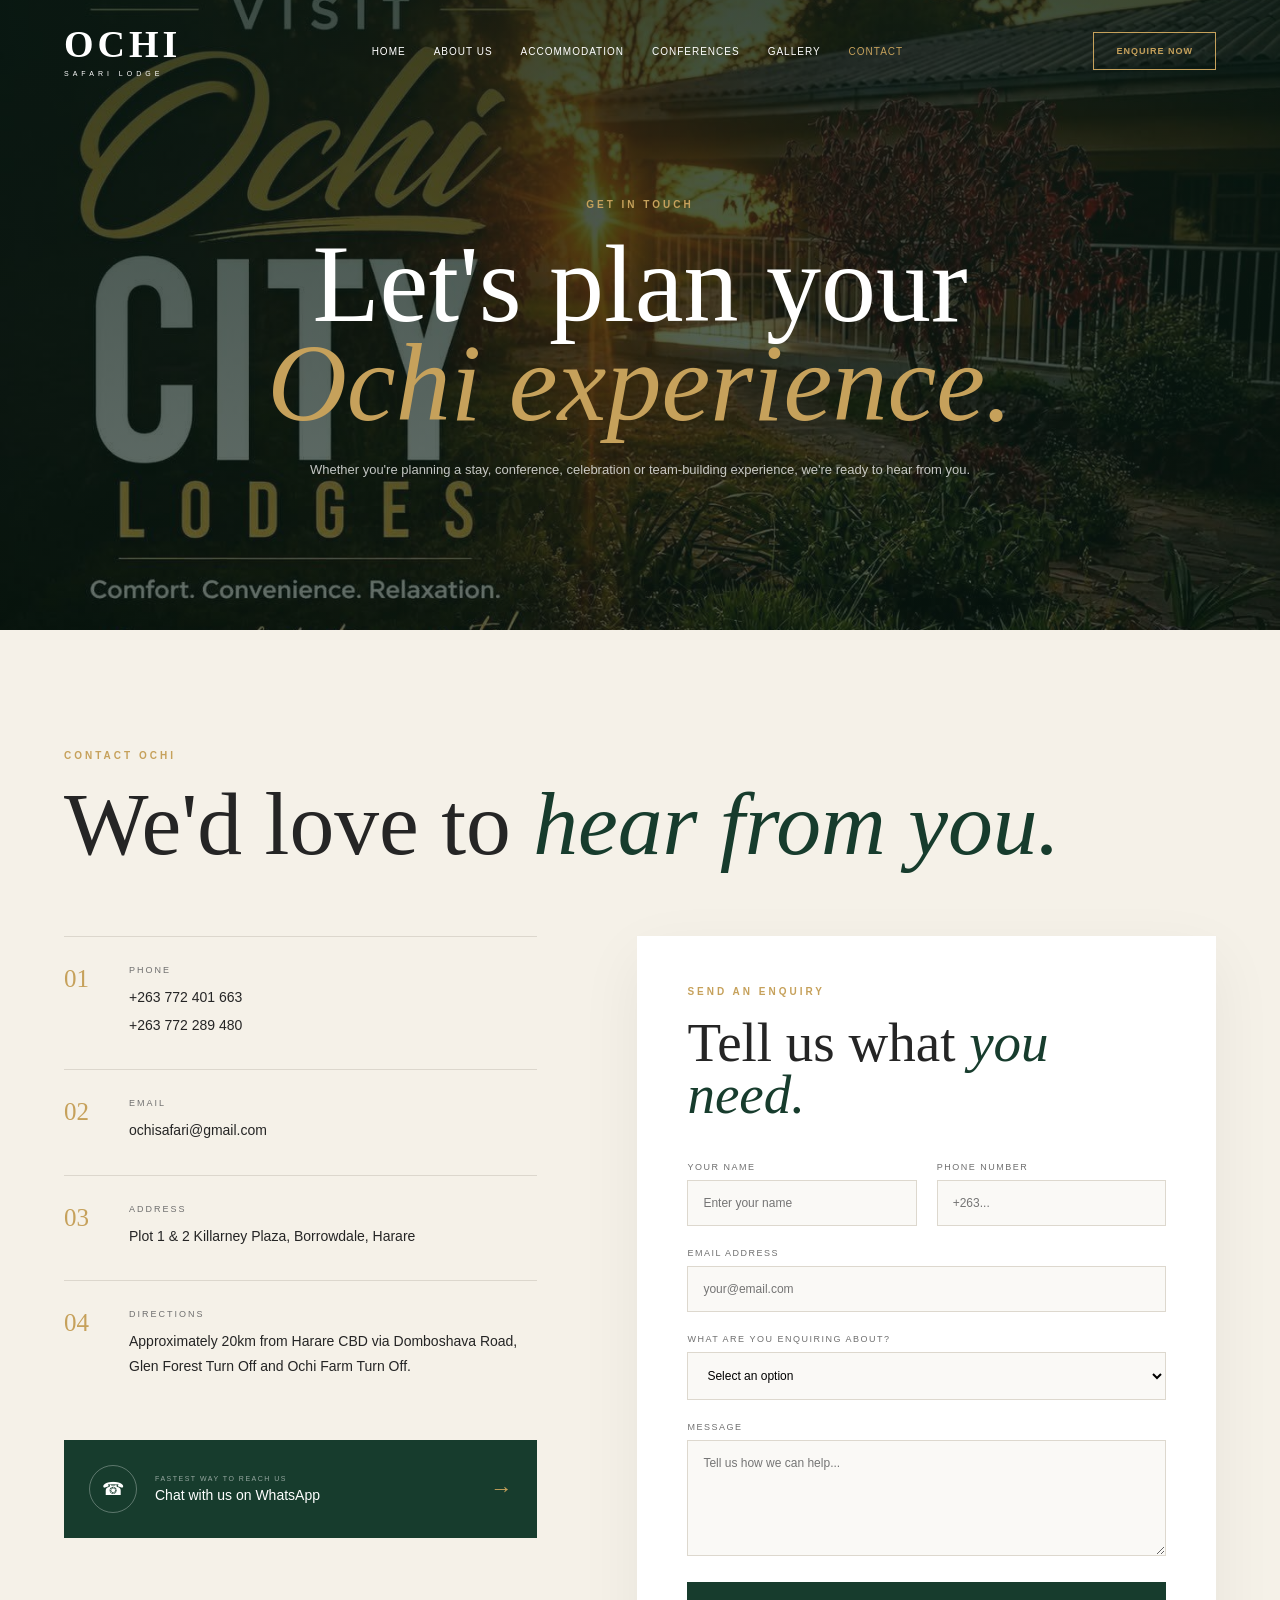
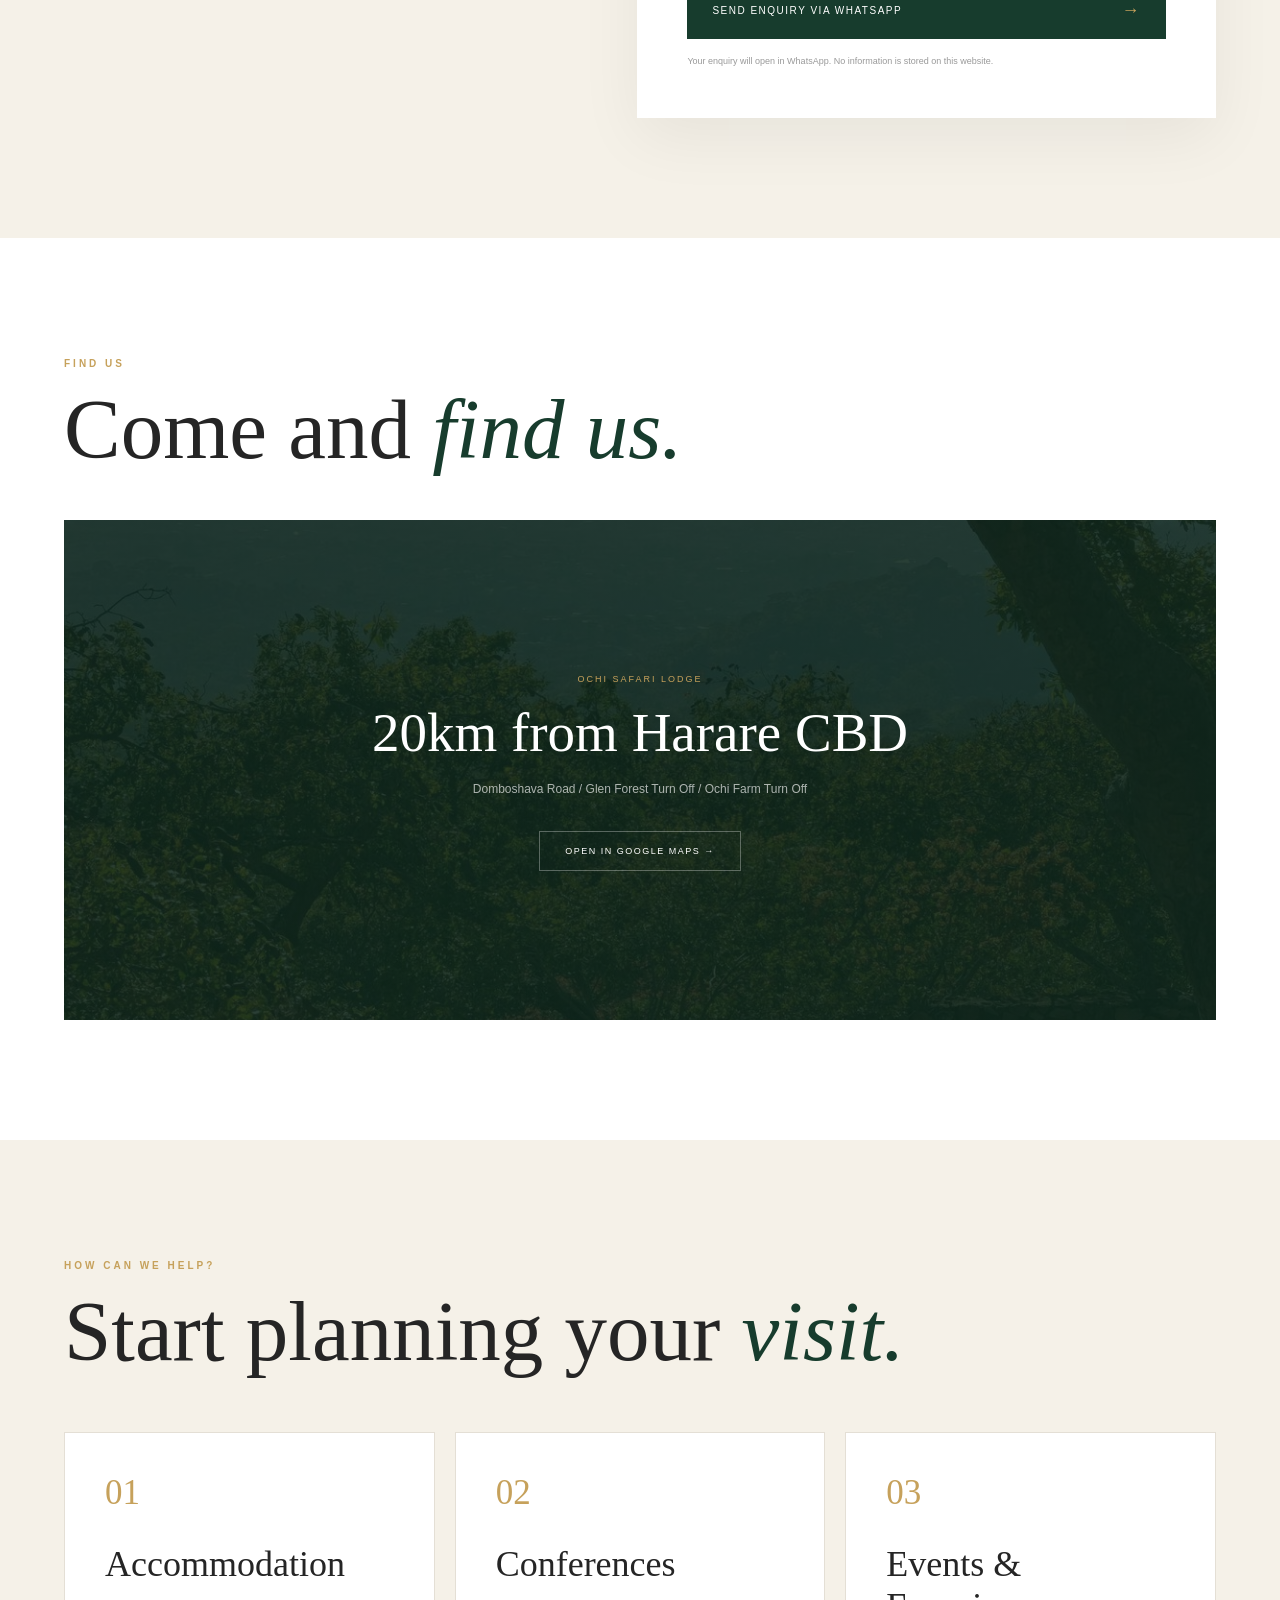
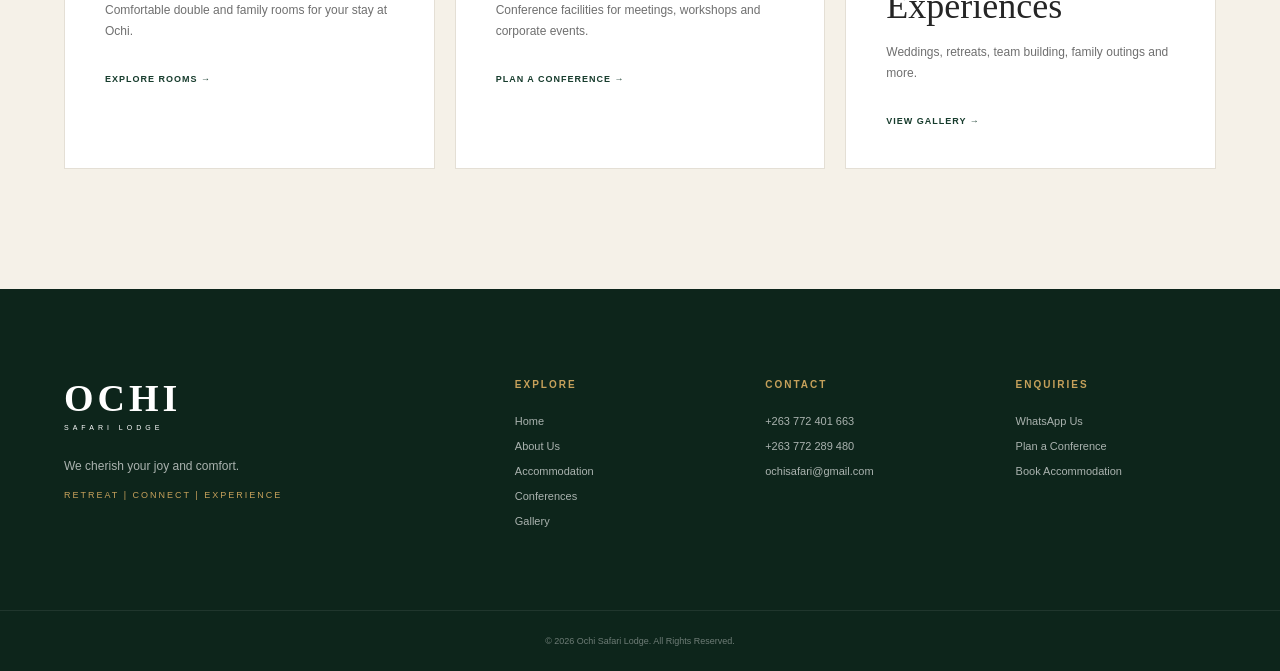
<file: contact.html>
<!DOCTYPE html>
<html lang="en">

<head>

    <meta charset="UTF-8">

    <meta
        name="viewport"
        content="width=device-width, initial-scale=1.0"
    >

    <title>Contact Ochi Safari Lodge | Harare, Zimbabwe</title>

    <meta
        name="description"
        content="Contact Ochi Safari Lodge in Harare for accommodation, conferences, events, team building and general enquiries."
    >

    <link rel="preconnect" href="https://fonts.googleapis.com">

    <link
        rel="preconnect"
        href="https://fonts.gstatic.com"
        crossorigin
    >

    <link
        
    href="https://fonts.googleapis.com/css2?family=Josefin+Sans:wght@300;400;500;600;700&display=swap"
    rel="stylesheet"
>

    <link rel="stylesheet" href="style.css">

    <link rel="canonical" href="https://ochisafari.com/contact.html">

<!-- Open Graph -->
<meta property="og:type" content="website">
<meta property="og:site_name" content="Ochi Safari Lodge">
<meta property="og:title" content="Contact Ochi Safari Lodge | Harare, Zimbabwe">
<meta property="og:description" content="Contact Ochi Safari Lodge in Harare for accommodation, conferences, events, team building and general enquiries.">
<meta property="og:url" content="https://ochisafari.com/contact.html">
<meta property="og:image" content="https://ochisafari.com/images/FB_IMG_1784819348907.jpg">
<meta property="og:locale" content="en_ZW">

<!-- Twitter Card -->
<meta name="twitter:card" content="summary_large_image">
<meta name="twitter:title" content="Contact Ochi Safari Lodge | Harare, Zimbabwe">
<meta name="twitter:description" content="Contact Ochi Safari Lodge in Harare for accommodation, conferences, events, team building and general enquiries.">
<meta name="twitter:image" content="https://ochisafari.com/images/FB_IMG_1784819348907.jpg">

<meta name="robots" content="index, follow">
<meta name="theme-color" content="#1a1a1a">

<link rel="icon" type="image/x-icon" href="/favicon.ico">
<link rel="icon" type="image/png" sizes="32x32" href="/favicon-32x32.png">
<link rel="icon" type="image/png" sizes="16x16" href="/favicon-16x16.png">
<link rel="apple-touch-icon" sizes="180x180" href="/apple-touch-icon.png">
</head>


<body>


<!-- =========================================
     NAVIGATION
========================================= -->

<header class="navbar" id="navbar">

    <a href="index.html" class="logo">

        <span>OCHI</span>

        <small>SAFARI LODGE</small>

    </a>


    <nav id="navMenu">

        <a href="index.html">
            Home
        </a>

        <a href="about.html">
            About Us
        </a>

        <a href="accommodation.html">
            Accommodation
        </a>

        <a href="conferences.html">
            Conferences
        </a>

        <a href="gallery.html">
            Gallery
        </a>

        <a href="contact.html" class="active">
            Contact
        </a>

    </nav>


    <a
        href="https://wa.me/263772401663"
        class="nav-button"
        target="_blank"
    >

        Enquire Now

    </a>


    <button
        class="menu-btn"
        id="menuBtn"
        aria-label="Open menu"
    >

        ☰

    </button>

</header>



<!-- =========================================
     CONTACT HERO
========================================= -->

<section class="page-hero contact-hero">

    <div class="page-hero-overlay"></div>


    <div class="page-hero-content">

        <p class="eyebrow">

            GET IN TOUCH

        </p>


        <h1>

            Let's plan your
            <span>Ochi experience.</span>

        </h1>


        <p>

            Whether you're planning a stay, conference,
            celebration or team-building experience,
            we're ready to hear from you.

        </p>

    </div>

</section>



<!-- =========================================
     CONTACT INTRO
========================================= -->

<section class="contact-main">

    <div class="container">


        <div class="contact-heading">

            <p class="section-label">

                CONTACT OCHI

            </p>


            <h2>

                We'd love to
                <em>hear from you.</em>

            </h2>

        </div>



        <div class="contact-grid-new">


            <!-- CONTACT INFORMATION -->

            <div class="contact-information">


                <div class="contact-info-item">

                    <span class="contact-number">
                        01
                    </span>


                    <div>

                        <span>
                            PHONE
                        </span>


                        <a href="tel:+263772401663">

                            +263 772 401 663

                        </a>


                        <a href="tel:+263772289480">

                            +263 772 289 480

                        </a>

                    </div>

                </div>



                <div class="contact-info-item">

                    <span class="contact-number">
                        02
                    </span>


                    <div>

                        <span>
                            EMAIL
                        </span>


                        <a href="mailto:ochisafari@gmail.com">

                            ochisafari@gmail.com

                        </a>

                    </div>

                </div>



                <div class="contact-info-item">

                    <span class="contact-number">
                        03
                    </span>


                    <div>

                        <span>
                            ADDRESS
                        </span>


                        <p>

                            Plot 1 & 2 Killarney Plaza,
                            Borrowdale, Harare

                        </p>

                    </div>

                </div>



                <div class="contact-info-item">

                    <span class="contact-number">
                        04
                    </span>


                    <div>

                        <span>
                            DIRECTIONS
                        </span>


                        <p>

                            Approximately 20km from Harare CBD
                            via Domboshava Road, Glen Forest
                            Turn Off and Ochi Farm Turn Off.

                        </p>

                    </div>

                </div>


                <a
                    href="https://wa.me/263772401663?text=Hello%20Ochi%20Safari%20Lodge%2C%20I%20would%20like%20to%20make%20an%20enquiry."
                    class="whatsapp-large"
                    target="_blank"
                >

                    <span class="whatsapp-icon">
                        ☎
                    </span>


                    <span>

                        <small>
                            FASTEST WAY TO REACH US
                        </small>

                        Chat with us on WhatsApp

                    </span>


                    <strong>
                        →
                    </strong>

                </a>

            </div>



            <!-- ENQUIRY FORM -->

            <div class="contact-form-wrapper">

                <p class="section-label">

                    SEND AN ENQUIRY

                </p>


                <h3>

                    Tell us what
                    <em>you need.</em>

                </h3>


                <form id="contactForm">


                    <div class="form-row">

                        <div class="form-group">

                            <label for="contactName">
                                Your Name
                            </label>

                            <input
                                type="text"
                                id="contactName"
                                placeholder="Enter your name"
                                required
                            >

                        </div>


                        <div class="form-group">

                            <label for="contactPhone">
                                Phone Number
                            </label>

                            <input
                                type="tel"
                                id="contactPhone"
                                placeholder="+263..."
                                required
                            >

                        </div>

                    </div>



                    <div class="form-group">

                        <label for="contactEmail">
                            Email Address
                        </label>

                        <input
                            type="email"
                            id="contactEmail"
                            placeholder="your@email.com"
                        >

                    </div>



                    <div class="form-group">

                        <label for="enquiryType">
                            What are you enquiring about?
                        </label>


                        <select
                            id="enquiryType"
                            required
                        >

                            <option value="">
                                Select an option
                            </option>

                            <option value="Accommodation">
                                Accommodation
                            </option>

                            <option value="Conference">
                                Conference
                            </option>

                            <option value="Wedding">
                                Wedding / Event
                            </option>

                            <option value="Team Building">
                                Team Building
                            </option>

                            <option value="Family Outing">
                                Family Outing
                            </option>

                            <option value="General Enquiry">
                                General Enquiry
                            </option>

                        </select>

                    </div>



                    <div class="form-group">

                        <label for="contactMessage">
                            Message
                        </label>


                        <textarea
                            id="contactMessage"
                            rows="6"
                            placeholder="Tell us how we can help..."
                            required
                        ></textarea>

                    </div>



                    <button
                        type="submit"
                        class="contact-submit"
                    >

                        Send Enquiry via WhatsApp

                        <span>
                            →
                        </span>

                    </button>


                    <p class="form-note">

                        Your enquiry will open in WhatsApp.
                        No information is stored on this website.

                    </p>

                </form>

            </div>

        </div>

    </div>

</section>



<!-- =========================================
     LOCATION
========================================= -->

<section class="contact-location">

    <div class="container">


        <div class="location-heading">

            <p class="section-label">
                FIND US
            </p>


            <h2>

                Come and
                <em>find us.</em>

            </h2>

        </div>


        <div class="location-map">

            <!-- Replace this with the actual Google Maps
                 embed once the exact Ochi location is confirmed. -->

            <div class="map-placeholder">

                <div>

                    <span>
                        OCHI SAFARI LODGE
                    </span>


                    <h3>
                        20km from Harare CBD
                    </h3>


                    <p>

                        Domboshava Road /
                        Glen Forest Turn Off /
                        Ochi Farm Turn Off

                    </p>


                    <a
                        href="https://www.google.com/maps/search/?api=1&query=Ochi+Safari+Lodge+Harare"
                        target="_blank"
                        class="map-button"
                    >

                        Open in Google Maps →

                    </a>

                </div>

            </div>

        </div>

    </div>

</section>



<!-- =========================================
     QUICK ENQUIRIES
========================================= -->

<section class="contact-services">

    <div class="container">


        <p class="section-label">
            HOW CAN WE HELP?
        </p>


        <h2>

            Start planning your
            <em>visit.</em>

        </h2>


        <div class="contact-service-grid">


            <a
                href="accommodation.html"
                class="contact-service-card"
            >

                <span>
                    01
                </span>


                <h3>
                    Accommodation
                </h3>


                <p>

                    Comfortable double and family rooms
                    for your stay at Ochi.

                </p>


                <strong>
                    Explore rooms →
                </strong>

            </a>



            <a
                href="conferences.html"
                class="contact-service-card"
            >

                <span>
                    02
                </span>


                <h3>
                    Conferences
                </h3>


                <p>

                    Conference facilities for meetings,
                    workshops and corporate events.

                </p>


                <strong>
                    Plan a conference →
                </strong>

            </a>



            <a
                href="gallery.html"
                class="contact-service-card"
            >

                <span>
                    03
                </span>


                <h3>
                    Events & Experiences
                </h3>


                <p>

                    Weddings, retreats, team building,
                    family outings and more.

                </p>


                <strong>
                    View gallery →
                </strong>

            </a>

        </div>

    </div>

</section>



<!-- =========================================
     FOOTER
========================================= -->

<footer>

    <div class="container footer-grid">


        <div>

            <div class="logo footer-logo">

                <span>OCHI</span>

                <small>SAFARI LODGE</small>

            </div>


            <p>
                We cherish your joy and comfort.
            </p>


            <p class="footer-tagline">
                Retreat | Connect | Experience
            </p>

        </div>


        <div>

            <h4>Explore</h4>

            <a href="index.html">
                Home
            </a>

            <a href="about.html">
                About Us
            </a>

            <a href="accommodation.html">
                Accommodation
            </a>

            <a href="conferences.html">
                Conferences
            </a>

            <a href="gallery.html">
                Gallery
            </a>

        </div>


        <div>

            <h4>Contact</h4>

            <a href="tel:+263772401663">
                +263 772 401 663
            </a>

            <a href="tel:+263772289480">
                +263 772 289 480
            </a>

            <a href="mailto:ochisafari@gmail.com">
                ochisafari@gmail.com
            </a>

        </div>


        <div>

            <h4>Enquiries</h4>

            <a
                href="https://wa.me/263772401663"
                target="_blank"
            >
                WhatsApp Us
            </a>

            <a href="conferences.html">
                Plan a Conference
            </a>

            <a href="accommodation.html">
                Book Accommodation
            </a>

        </div>

    </div>


    <div class="copyright">

        © 2026 Ochi Safari Lodge. All Rights Reserved.

    </div>

</footer>



<script src="script.js"></script>

<script>


// =========================================
// CONTACT FORM → WHATSAPP
// =========================================

const contactForm =
    document.getElementById("contactForm");


if (contactForm) {

    contactForm.addEventListener(
        "submit",
        function(event) {

            event.preventDefault();


            const name =
                document.getElementById("contactName")
                .value
                .trim();


            const phone =
                document.getElementById("contactPhone")
                .value
                .trim();


            const email =
                document.getElementById("contactEmail")
                .value
                .trim();


            const enquiryType =
                document.getElementById("enquiryType")
                .value;


            const message =
                document.getElementById("contactMessage")
                .value
                .trim();


            const whatsappMessage = `

Hello Ochi Safari Lodge,

I would like to make an enquiry.

*Name:*
${name}

*Phone:*
${phone}

*Email:*
${email || "Not provided"}

*Enquiry Type:*
${enquiryType}

*Message:*
${message}

Thank you.
            `;


            const encodedMessage =
                encodeURIComponent(
                    whatsappMessage
                );


            const whatsappURL =
                `https://wa.me/263772401663?text=${encodedMessage}`;


            window.open(
                whatsappURL,
                "_blank"
            );

        }
    );

}

</script>

</body>

</html>
</file>
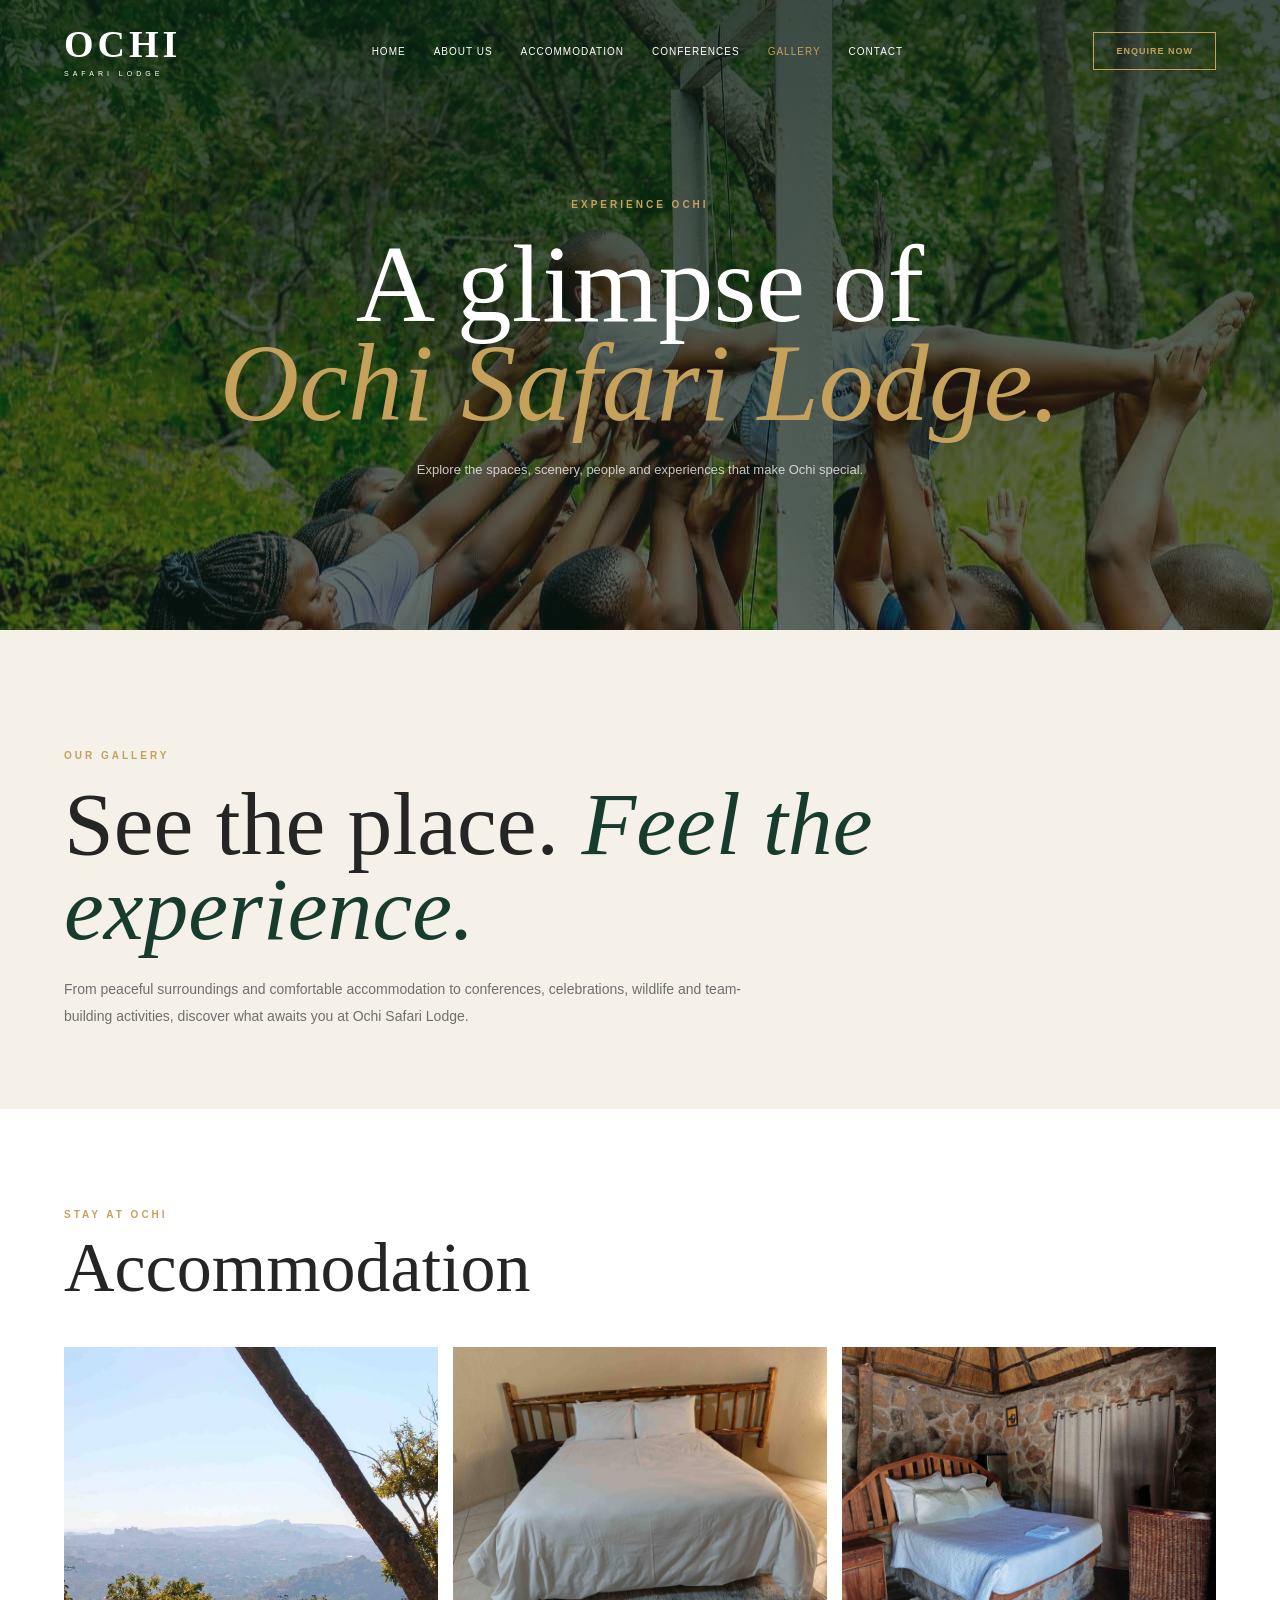
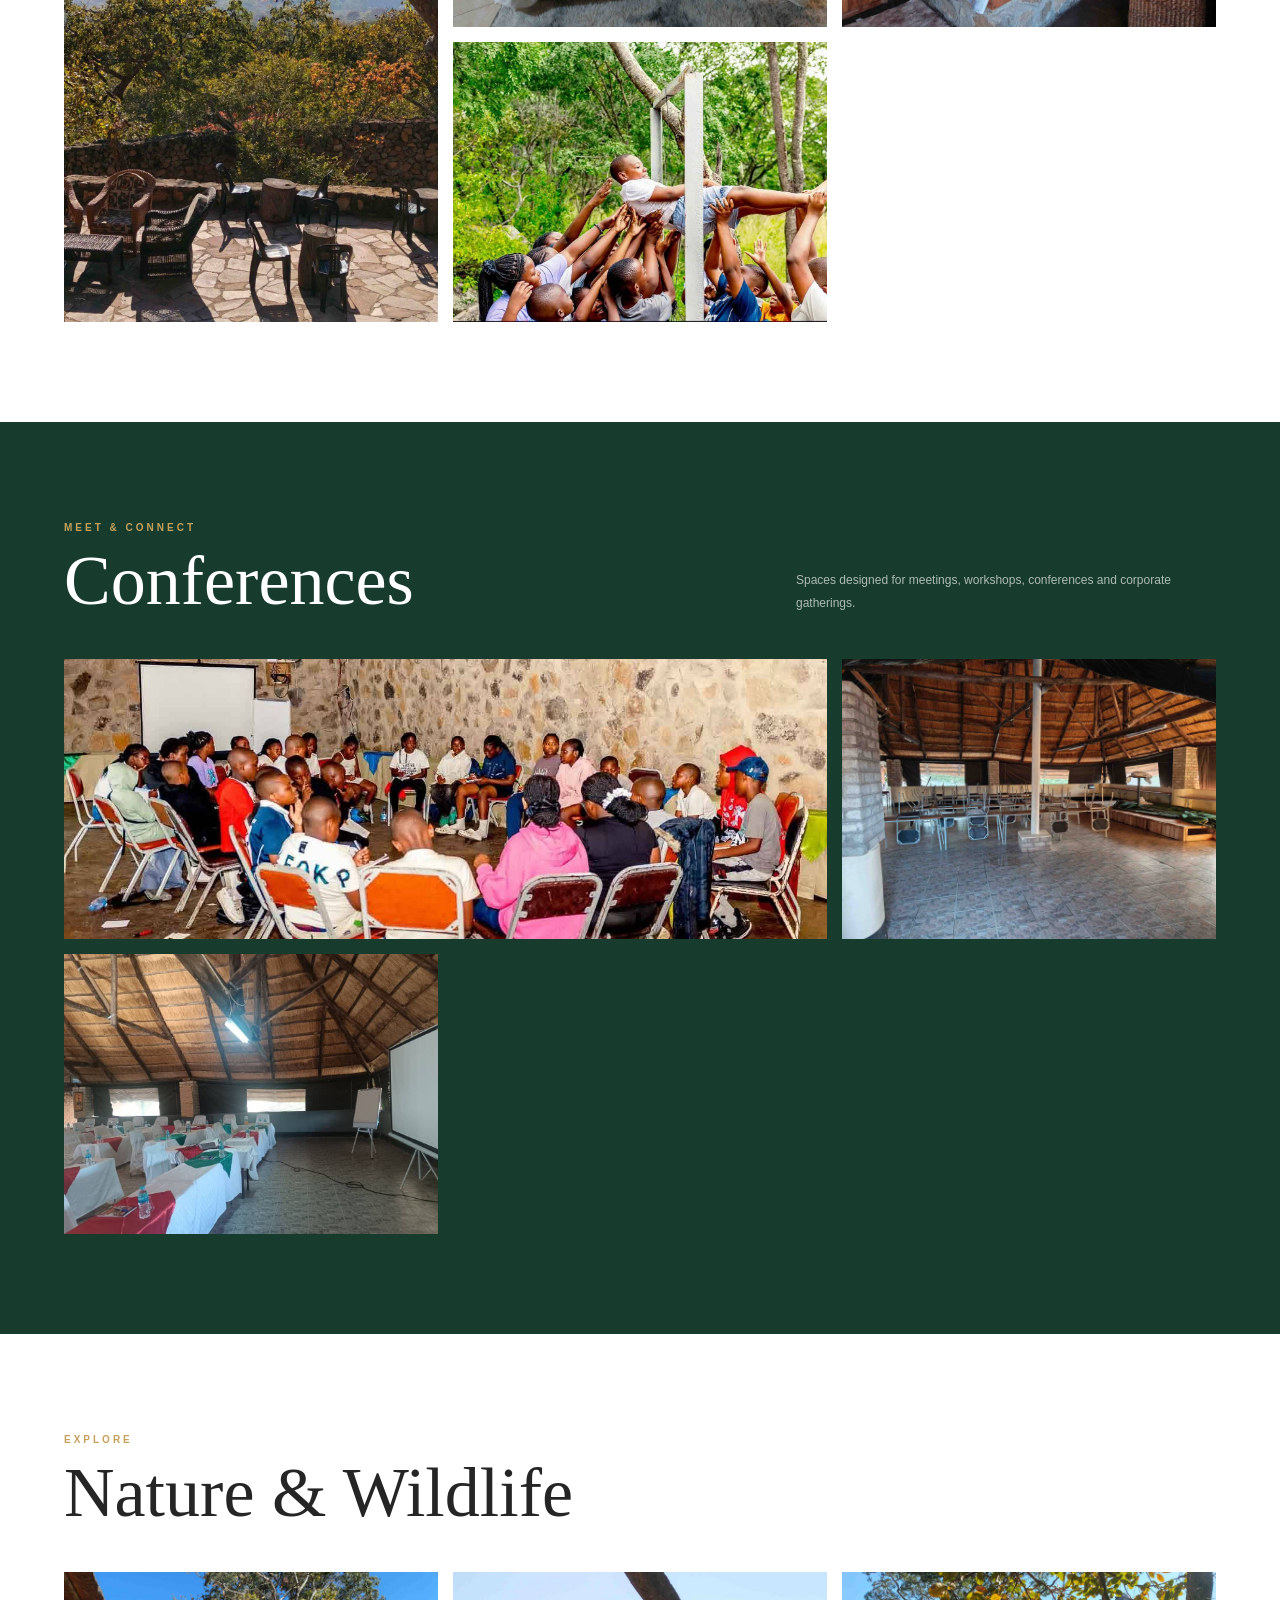
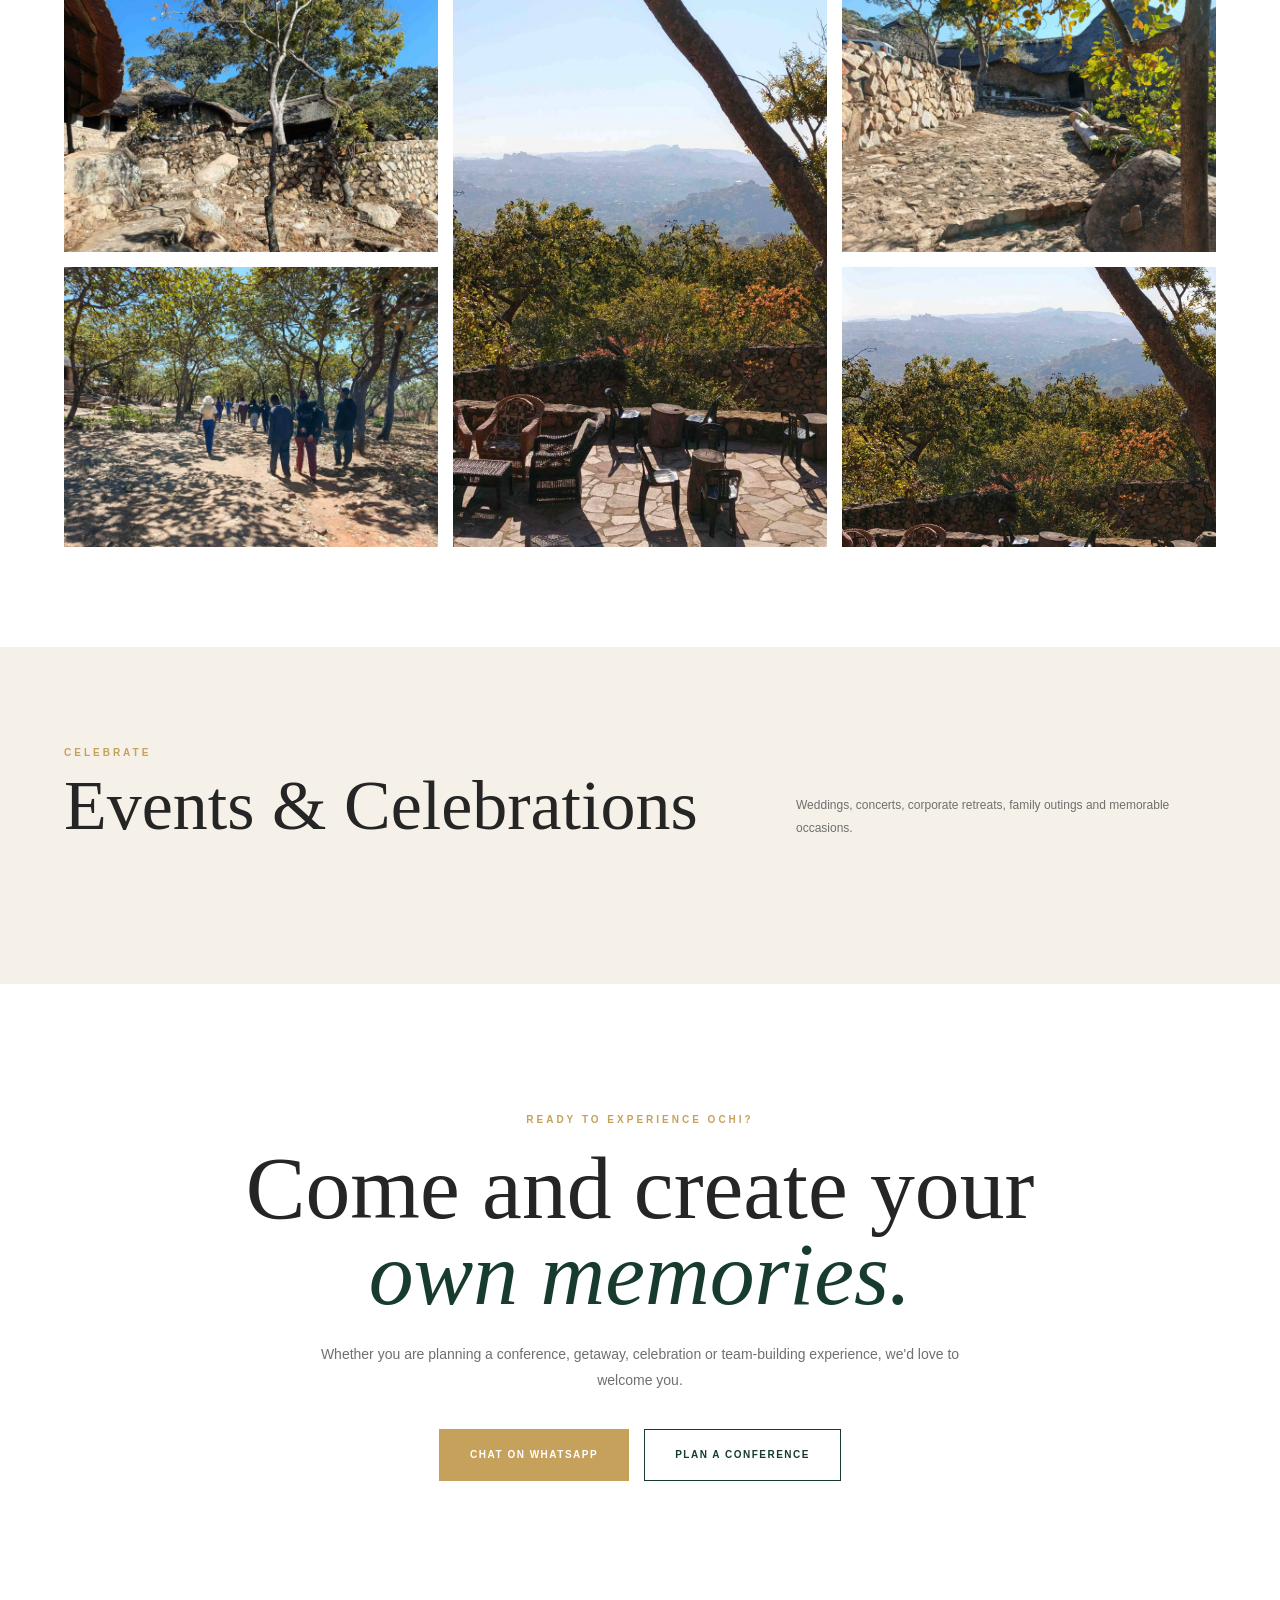
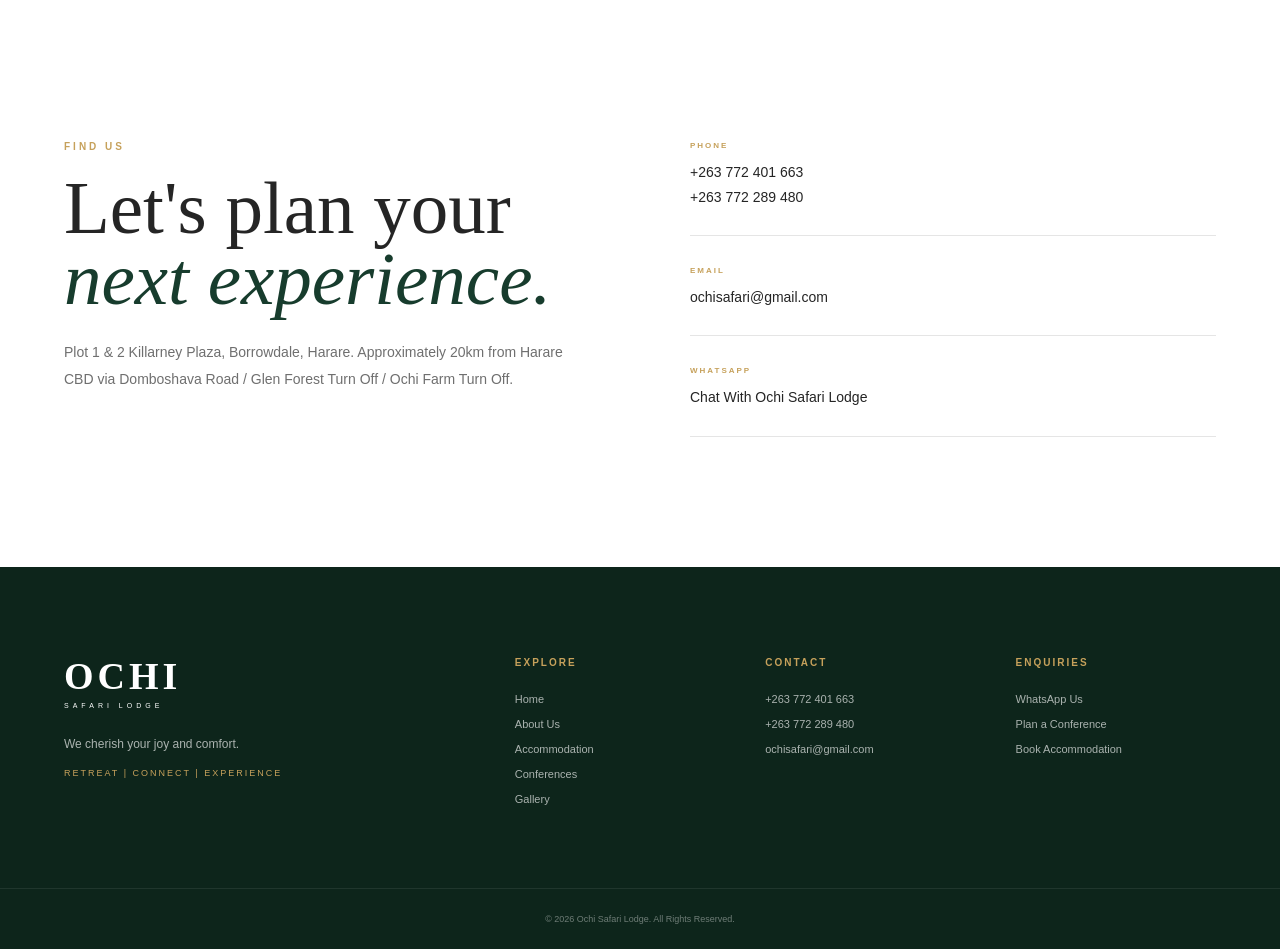
<file: gallery.html>
<!DOCTYPE html>
<html lang="en">

<head>

    <meta charset="UTF-8">

    <meta
        name="viewport"
        content="width=device-width, initial-scale=1.0"
    >

    <title>Photo Gallery | Ochi Safari Lodge, Harare</title>

    <meta
        name="description"
        content="Explore Ochi Safari Lodge through our gallery, from accommodation and conferences to nature, wildlife, events and memorable experiences."
    >

    <link rel="preconnect" href="https://fonts.googleapis.com">

    <link
        rel="preconnect"
        href="https://fonts.gstatic.com"
        crossorigin
    >

    <link
        
    href="https://fonts.googleapis.com/css2?family=Josefin+Sans:wght@300;400;500;600;700&display=swap"
    rel="stylesheet"
>

    <link rel="stylesheet" href="style.css">

    <link rel="canonical" href="https://ochisafari.com/gallery.html">

<!-- Open Graph -->
<meta property="og:type" content="website">
<meta property="og:site_name" content="Ochi Safari Lodge">
<meta property="og:title" content="Photo Gallery | Ochi Safari Lodge, Harare">
<meta property="og:description" content="Explore Ochi Safari Lodge through our gallery, from accommodation and conferences to nature, wildlife, events and memorable experiences.">
<meta property="og:url" content="https://ochisafari.com/gallery.html">
<meta property="og:image" content="https://ochisafari.com/images/TEAMBUILD0.jpg">
<meta property="og:locale" content="en_ZW">

<!-- Twitter Card -->
<meta name="twitter:card" content="summary_large_image">
<meta name="twitter:title" content="Photo Gallery | Ochi Safari Lodge, Harare">
<meta name="twitter:description" content="Explore Ochi Safari Lodge through our gallery, from accommodation and conferences to nature, wildlife, events and memorable experiences.">
<meta name="twitter:image" content="https://ochisafari.com/images/TEAMBUILD0.jpg">

<meta name="robots" content="index, follow">
<meta name="theme-color" content="#1a1a1a">


<link rel="icon" type="image/x-icon" href="/favicon.ico">
<link rel="icon" type="image/png" sizes="32x32" href="/favicon-32x32.png">
<link rel="icon" type="image/png" sizes="16x16" href="/favicon-16x16.png">
<link rel="apple-touch-icon" sizes="180x180" href="/apple-touch-icon.png">
</head>


<body>


<!-- =========================================
     NAVIGATION
========================================= -->

<header class="navbar" id="navbar">

    <a href="index.html" class="logo">

        <span>OCHI</span>

        <small>SAFARI LODGE</small>

    </a>


    <nav id="navMenu">

        <a href="index.html">
            Home
        </a>

        <a href="about.html">
            About Us
        </a>

        <a href="accommodation.html">
            Accommodation
        </a>

        <a href="conferences.html">
            Conferences
        </a>

        <a href="gallery.html" class="active">
            Gallery
        </a>

        <a href="#contact">
            Contact
        </a>

    </nav>


    <a
        href="https://wa.me/263772401663"
        class="nav-button"
        target="_blank"
    >

        Enquire Now

    </a>


    <button
        class="menu-btn"
        id="menuBtn"
        aria-label="Open menu"
    >

        ☰

    </button>

</header>



<!-- =========================================
     GALLERY HERO
========================================= -->

<section class="page-hero gallery-hero">

    <div class="page-hero-overlay"></div>


    <div class="page-hero-content">

        <p class="eyebrow">

            EXPERIENCE OCHI

        </p>


        <h1>

            A glimpse of
            <span>Ochi Safari Lodge.</span>

        </h1>


        <p>

            Explore the spaces, scenery, people and experiences
            that make Ochi special.

        </p>

    </div>

</section>



<!-- =========================================
     GALLERY INTRO
========================================= -->

<section class="gallery-intro">

    <div class="container">

        <p class="section-label">

            OUR GALLERY

        </p>


        <h2>

            See the place.
            <em>Feel the experience.</em>

        </h2>


        <p>

            From peaceful surroundings and comfortable accommodation
            to conferences, celebrations, wildlife and team-building
            activities, discover what awaits you at Ochi Safari Lodge.

        </p>

    </div>

</section>



<!-- =========================================
     ACCOMMODATION
========================================= -->

<section class="gallery-section">

    <div class="container">


        <div class="gallery-section-heading">

            <div>

                <p class="section-label">
                    STAY AT OCHI
                </p>

                <h2>
                    Accommodation
                </h2>

            </div>

        </div>


        <div class="gallery-grid gallery-accommodation">


            <div class="gallery-item gallery-large">

                <img
                    src="images/hero1.jpg"
                    alt="Ochi Safari Lodge accommodation"
                >

            </div>


            <div class="gallery-item">

                <img
                    src="images/hero.jpg"
                    alt="Ochi Safari Lodge room"
                >

            </div>


            <div class="gallery-item">

                <img
                    src="images/IMG_20260828_101909_306@786796559.jpg"
                    alt="Ochi Safari Lodge family room"
                >

            </div>


            <div class="gallery-item">

                <img
                    src="images/TEAMBUILD0.jpg"
                    alt="Ochi Safari Lodge accommodation"
                >

            </div>

        </div>

    </div>

</section>



<!-- =========================================
     CONFERENCES
========================================= -->

<section class="gallery-section gallery-dark">

    <div class="container">


        <div class="gallery-section-heading">

            <div>

                <p class="section-label">
                    MEET & CONNECT
                </p>

                <h2>
                    Conferences
                </h2>

            </div>


            <p>

                Spaces designed for meetings, workshops,
                conferences and corporate gatherings.

            </p>

        </div>


        <div class="gallery-grid gallery-conferences">


            <div class="gallery-item gallery-wide">

                <img
                    src="images/WhatsApp Image 2026-08-20 at 09.56.02.jpg"
                    alt="Ochi Safari Lodge conference facility"
                >

            </div>


            <div class="gallery-item">

                <img
                    src="images/IMG_20260824_165357_419.jpg.jpg"
                    alt="Ochi Safari Lodge conference room"
                >

            </div>


            <div class="gallery-item">

                <img
                    src="images/conference_3.jpeg"
                    alt="Ochi Safari Lodge conference setup"
                >

            </div>

        </div>

    </div>

</section>



<!-- =========================================
     NATURE & WILDLIFE
========================================= -->

<section class="gallery-section">

    <div class="container">


        <div class="gallery-section-heading">

            <div>

                <p class="section-label">
                    EXPLORE
                </p>

                <h2>
                    Nature & Wildlife
                </h2>

            </div>

        </div>


        <div class="gallery-grid gallery-nature">


            <div class="gallery-item">

                <img
                    src="images/IMG_20260825_081358_159.jpg.jpg"
                    alt="Nature surrounding Ochi Safari Lodge"
                >

            </div>


            <div class="gallery-item gallery-tall">

                <img
                    src="images/hero1.jpg"
                    alt="Scenic viewpoint seating at Ochi Safari Lodge"
                >

            </div>


            <div class="gallery-item">

                <img
                    src="images/IMG_20260825_080242_606.jpg.jpg"
                    alt="Countryside views near Ochi Safari Lodge"
                >

            </div>


            <div class="gallery-item">

                <img
                    src="images/IMG_20260828_124626_406@786818663.jpg"
                    alt="Ochi Safari Lodge grounds"
                >

            </div>


            <div class="gallery-item">

                <img
                    src="images/hero1.jpg"
                    alt="Ochi Safari Lodge scenery"
                >

            </div>

        </div>

    </div>

</section>



<!-- =========================================
     EVENTS
========================================= -->

<section class="gallery-section gallery-events">

    <div class="container">


        <div class="gallery-section-heading">

            <div>

                <p class="section-label">
                    CELEBRATE
                </p>

                <h2>
                    Events & Celebrations
                </h2>

            </div>


            <p>

                Weddings, concerts, corporate retreats,
                family outings and memorable occasions.

            </p>

        </div>


                    </div>



            </div>

        </div>

    </div>

</section>



<!-- =========================================
     GALLERY CTA
========================================= -->

<section class="gallery-cta">

    <div class="container">

        <p class="section-label">

            READY TO EXPERIENCE OCHI?

        </p>


        <h2>

            Come and create your
            <em>own memories.</em>

        </h2>


        <p>

            Whether you are planning a conference, getaway,
            celebration or team-building experience, we'd love
            to welcome you.

        </p>


        <div class="gallery-cta-buttons">

            <a
                href="https://wa.me/263772401663?text=Hello%20Ochi%20Safari%20Lodge%2C%20I%20would%20like%20to%20make%20an%20enquiry."
                class="btn primary"
                target="_blank"
            >

                Chat On WhatsApp

            </a>


            <a
                href="conferences.html"
                class="btn secondary-dark"
            >

                Plan A Conference

            </a>

        </div>

    </div>

</section>



<!-- =========================================
     CONTACT
========================================= -->

<section
    class="contact"
    id="contact"
>

    <div class="container contact-grid">


        <div>

            <p class="section-label">
                FIND US
            </p>


            <h2>

                Let's plan your
                <em>next experience.</em>

            </h2>


            <p class="contact-description">

                Plot 1 & 2 Killarney Plaza, Borrowdale, Harare.
                Approximately 20km from Harare CBD via
                Domboshava Road / Glen Forest Turn Off /
                Ochi Farm Turn Off.

            </p>

        </div>


        <div class="contact-details">

            <div>

                <span>PHONE</span>

                <a href="tel:+263772401663">
                    +263 772 401 663
                </a>

                <a href="tel:+263772289480">
                    +263 772 289 480
                </a>

            </div>


            <div>

                <span>EMAIL</span>

                <a href="mailto:ochisafari@gmail.com">
                    ochisafari@gmail.com
                </a>

            </div>


            <div>

                <span>WHATSAPP</span>

                <a
                    href="https://wa.me/263772401663"
                    target="_blank"
                >

                    Chat With Ochi Safari Lodge

                </a>

            </div>

        </div>

    </div>

</section>



<!-- =========================================
     FOOTER
========================================= -->

<footer>

    <div class="container footer-grid">


        <div>

            <div class="logo footer-logo">

                <span>OCHI</span>

                <small>SAFARI LODGE</small>

            </div>


            <p>
                We cherish your joy and comfort.
            </p>


            <p class="footer-tagline">
                Retreat | Connect | Experience
            </p>

        </div>


        <div>

            <h4>Explore</h4>

            <a href="index.html">
                Home
            </a>

            <a href="about.html">
                About Us
            </a>

            <a href="accommodation.html">
                Accommodation
            </a>

            <a href="conferences.html">
                Conferences
            </a>

            <a href="gallery.html">
                Gallery
            </a>

        </div>


        <div>

            <h4>Contact</h4>

            <a href="tel:+263772401663">
                +263 772 401 663
            </a>

            <a href="tel:+263772289480">
                +263 772 289 480
            </a>

            <a href="mailto:ochisafari@gmail.com">
                ochisafari@gmail.com
            </a>

        </div>


        <div>

            <h4>Enquiries</h4>

            <a
                href="https://wa.me/263772401663"
                target="_blank"
            >
                WhatsApp Us
            </a>

            <a href="conferences.html">
                Plan a Conference
            </a>

            <a href="accommodation.html">
                Book Accommodation
            </a>

        </div>

    </div>


    <div class="copyright">

        © 2026 Ochi Safari Lodge. All Rights Reserved.

    </div>

</footer>



<script src="script.js"></script>

</body>

</html>
</file>
<file: style.css>
/* =========================================
   ROOT / GLOBAL
========================================= */

:root {
    --green: #173c2d;
    --dark-green: #0d251b;
    --gold: #c6a15b;
    --cream: #f5f1e8;
    --white: #ffffff;
    --text: #252525;
    --light-text: #6f6f6f;
}




* {
    margin: 0;
    padding: 0;
    box-sizing: border-box;
}


html {
    scroll-behavior: smooth;
}


body {
    font-family: "Montserrat", sans-serif;
    color: var(--text);
    background: var(--white);
    overflow-x: hidden;
}


a {
    text-decoration: none;
    color: inherit;
}


img {
    width: 100%;
    display: block;
}


.container {
    width: min(1180px, 90%);
    margin: auto;
}


/* =========================================
   TYPOGRAPHY
========================================= */

h1,
h2,
h3,
h4 {
    font-family: "Cormorant Garamond", serif;
}


.section-label,
.eyebrow {
    color: var(--gold);
    font-size: 10px;
    font-weight: 600;
    letter-spacing: 3px;
    text-transform: uppercase;
}


.section-heading {
    max-width: 750px;
    margin-bottom: 70px;
}


.section-heading h2,
.intro h2,
.accommodation-content h2,
.team-building h2,
.dining-content h2,
.main-cta h2,
.contact h2 {
    font-size: clamp(45px, 6vw, 75px);
    font-weight: 500;
    line-height: 0.95;
    margin: 20px 0 25px;
}


.section-heading h2 em,
.intro h2 em,
.accommodation-content h2 em,
.team-building h2 em,
.dining-content h2 em,
.main-cta h2 em,
.contact h2 em {
    color: var(--green);
}


.section-heading > p:last-child {
    max-width: 650px;
    color: var(--light-text);
    font-size: 14px;
    line-height: 1.9;
}


/* =========================================
   BUTTONS
========================================= */

.btn {
    display: inline-flex;
    align-items: center;
    justify-content: center;

    min-height: 52px;
    padding: 0 30px;

    font-size: 10px;
    font-weight: 600;
    letter-spacing: 1.5px;
    text-transform: uppercase;

    transition: 0.3s ease;

    cursor: pointer;
}


.btn.primary {
    background: var(--gold);
    color: var(--white);
    border: 1px solid var(--gold);
}


.btn.primary:hover {
    background: transparent;
    color: var(--gold);
}


.btn.secondary {
    border: 1px solid rgba(255, 255, 255, 0.6);
    color: var(--white);
}


.btn.secondary:hover {
    background: var(--white);
    color: var(--green);
}


.btn.secondary-dark {
    border: 1px solid var(--green);
    color: var(--green);
}


.btn.secondary-dark:hover {
    background: var(--green);
    color: var(--white);
}


/* =========================================
   NAVIGATION
========================================= */

.navbar {
    position: absolute;
    top: 0;
    left: 0;

    width: 100%;

    padding: 25px 5%;

    display: flex;
    align-items: center;
    justify-content: space-between;

    z-index: 1000;

    color: var(--white);

    transition: 0.3s ease;
}


.navbar.scrolled {
    position: fixed;

    background: var(--green);

    padding-top: 16px;
    padding-bottom: 16px;

    box-shadow: 0 5px 25px rgba(0, 0, 0, 0.15);
}


/* Logo */

.logo {
    display: flex;
    flex-direction: column;

    line-height: 1;
}


.logo span {
    font-family: "Cormorant Garamond", serif;

    font-size: 38px;
    font-weight: 600;

    letter-spacing: 4px;
}


.logo small {
    font-size: 7px;

    letter-spacing: 4px;

    margin-top: 7px;
}


/* Navigation */

.navbar nav {
    display: flex;
    align-items: center;
    gap: 28px;
}


.navbar nav a {
    position: relative;

    font-size: 10px;
    font-weight: 500;

    letter-spacing: 1px;
    text-transform: uppercase;

    transition: 0.3s ease;
}


.navbar nav a:hover,
.navbar nav a.active {
    color: var(--gold);
}


/* Enquire Button */

.nav-button {
    padding: 13px 22px;

    border: 1px solid var(--gold);

    color: var(--gold);

    font-size: 9px;
    font-weight: 600;

    letter-spacing: 1px;
    text-transform: uppercase;

    transition: 0.3s ease;
}


.nav-button:hover {
    background: var(--gold);
    color: var(--white);
}


/* Mobile menu */

.menu-btn {
    display: none;

    background: transparent;
    border: none;

    color: var(--white);

    font-size: 28px;

    cursor: pointer;
}


/* =========================================
   HERO SECTION
========================================= */

.hero {
    position: relative;

    min-height: 100vh;

    display: flex;
    align-items: center;
    justify-content: center;

    text-align: center;

    background:
        url("images/hero.jpg");

    background-size: cover;
    background-position: center;

    color: var(--white);
}


.hero-overlay {
    position: absolute;
    inset: 0;

    background:
        linear-gradient(
            rgba(9, 28, 20, 0.78),
            rgba(9, 28, 20, 0.55)
        );
}


.hero-content {
    position: relative;
    z-index: 2;

    max-width: 900px;

    padding: 120px 20px 80px;
}


.hero h1 {
    font-size: clamp(65px, 10vw, 125px);

    font-weight: 500;

    line-height: 0.9;

    margin: 25px 0;
}


.hero h1 span {
    display: block;

    color: var(--gold);

    font-style: italic;
}


.hero-text {
    max-width: 650px;

    margin: 0 auto;

    font-size: 14px;

    line-height: 1.9;

    color: rgba(255, 255, 255, 0.8);
}


.hero-location {
    margin-top: 20px;

    color: var(--gold);

    font-size: 10px;
    font-weight: 600;

    text-transform: uppercase;

    letter-spacing: 2px;
}


.hero-buttons {
    display: flex;

    justify-content: center;

    gap: 15px;

    margin-top: 35px;
}


/* Scroll down */

.scroll-down {
    position: absolute;

    bottom: 35px;
    left: 50%;

    transform: translateX(-50%);

    display: flex;
    flex-direction: column;
    align-items: center;

    gap: 10px;

    z-index: 2;
}


.scroll-down span {
    font-size: 8px;

    text-transform: uppercase;

    letter-spacing: 2px;

    color: rgba(255, 255, 255, 0.7);
}


.scroll-down div {
    width: 1px;
    height: 40px;

    background: var(--gold);
}


/* =========================================
   INTRODUCTION
========================================= */

.intro {
    padding: 130px 0;

    background: var(--cream);
}


.intro-grid {
    display: grid;

    grid-template-columns: 1fr 1fr;

    gap: 100px;

    align-items: start;
}


.intro-text {
    padding-top: 25px;
}


.intro-text p {
    font-size: 14px;

    line-height: 2;

    color: var(--light-text);

    margin-bottom: 20px;
}


.text-link {
    display: inline-block;

    margin-top: 15px;

    color: var(--green);

    font-size: 10px;
    font-weight: 600;

    text-transform: uppercase;

    letter-spacing: 1.5px;
}


/* =========================================
   HIGHLIGHTS
========================================= */

.highlights {
    background: var(--green);

    padding: 70px 0;

    color: var(--white);
}


.highlights-grid {
    display: grid;

    grid-template-columns: repeat(4, 1fr);

    gap: 20px;
}


.highlight-item {
    text-align: center;

    padding: 15px;

    border-right:
        1px solid rgba(255, 255, 255, 0.15);
}


.highlight-item:last-child {
    border-right: none;
}


.highlight-item strong {
    display: block;

    font-family: "Cormorant Garamond", serif;

    font-size: 65px;

    font-weight: 500;

    color: var(--gold);
}


.highlight-item span {
    display: block;

    margin-top: 8px;

    font-size: 9px;

    text-transform: uppercase;

    letter-spacing: 1.5px;

    color: rgba(255, 255, 255, 0.7);
}


/* =========================================
   SERVICES
========================================= */

.services {
    padding: 130px 0;

    background: var(--white);
}


.services-grid {
    display: grid;

    grid-template-columns: repeat(3, 1fr);

    gap: 25px;
}


.service-card {
    position: relative;

    padding: 55px 40px;

    background: var(--cream);

    border: 1px solid #e5e1d8;

    transition: 0.3s ease;
}


.service-card:hover {
    transform: translateY(-8px);

    box-shadow:
        0 20px 50px rgba(0, 0, 0, 0.08);
}


.service-number {
    display: block;

    font-family: "Cormorant Garamond", serif;

    font-size: 45px;

    color: var(--gold);

    margin-bottom: 35px;
}


.service-tag {
    position: absolute;

    top: 25px;
    right: 25px;

    color: var(--gold);

    font-size: 8px;

    font-weight: 600;

    letter-spacing: 2px;

    text-transform: uppercase;
}


.service-card h3 {
    font-size: 42px;

    font-weight: 500;

    margin-bottom: 20px;
}


.service-card > p:not(.service-tag) {
    color: var(--light-text);

    font-size: 13px;

    line-height: 1.9;

    margin-bottom: 30px;
}


.service-card a {
    color: var(--green);

    font-size: 10px;

    font-weight: 600;

    text-transform: uppercase;

    letter-spacing: 1px;
}


/* Featured Service */

.featured-service {
    background: var(--green);

    color: var(--white);

    transform: scale(1.03);
}


.featured-service:hover {
    transform: scale(1.03) translateY(-8px);
}


.featured-service > p:not(.service-tag) {
    color: rgba(255, 255, 255, 0.7);
}


.featured-service a {
    color: var(--gold);
}


/* =========================================
   CONFERENCE SECTION
========================================= */

.conference-section {
    position: relative;

    padding: 150px 0;

    background:
        url("images/conference.jpeg");

    background-size: cover;
    background-position: center;

    color: var(--white);
}


.conference-overlay {
    position: absolute;
    inset: 0;

    background:
        linear-gradient(
            rgba(13, 37, 27, 0.95),
            rgba(13, 37, 27, 0.82)
        );
}


.conference-section-content {
    position: relative;
    z-index: 2;
}


.conference-section h2 {
    max-width: 750px;

    margin: 20px 0 30px;

    font-size: clamp(55px, 7vw, 90px);

    font-weight: 500;

    line-height: 0.95;
}


.conference-section h2 em {
    color: var(--gold);
}


.conference-section-content > p:not(.section-label) {
    max-width: 700px;

    color: rgba(255, 255, 255, 0.75);

    font-size: 14px;

    line-height: 1.9;
}


/* Conference Points */

.conference-points {
    display: grid;

    grid-template-columns: repeat(4, 1fr);

    gap: 30px;

    margin: 70px 0 50px;
}


.conference-points > div {
    border-left:
        1px solid rgba(255, 255, 255, 0.25);

    padding-left: 20px;
}


.conference-points span {
    font-family: "Cormorant Garamond", serif;

    font-size: 32px;

    color: var(--gold);
}


.conference-points h4 {
    font-family: "Montserrat", sans-serif;

    font-size: 11px;

    text-transform: uppercase;

    letter-spacing: 1px;

    margin: 18px 0 10px;
}


.conference-points p {
    color: rgba(255, 255, 255, 0.6);

    font-size: 11px;

    line-height: 1.8;
}


/* =========================================
   ACCOMMODATION
========================================= */

.accommodation-preview {
    padding: 130px 0;

    background: var(--cream);
}


.accommodation-grid {
    display: grid;

    grid-template-columns: 1fr 1fr;

    gap: 100px;

    align-items: center;
}


.accommodation-content > p:not(.section-label) {
    color: var(--light-text);

    font-size: 14px;

    line-height: 1.9;

    margin-bottom: 30px;
}


.accommodation-features {
    list-style: none;

    margin-bottom: 35px;
}


.accommodation-features li {
    padding: 12px 0;

    border-bottom: 1px solid #ddd8ce;

    color: var(--text);

    font-size: 13px;
}


.accommodation-features li::before {
    content: "—";

    color: var(--gold);

    margin-right: 10px;
}


.accommodation-image {
    height: 620px;

    overflow: hidden;
}


.accommodation-image img {
    height: 100%;

    object-fit: cover;

    transition: transform 0.6s ease;
}


.accommodation-image:hover img {
    transform: scale(1.05);
}


/* =========================================
   EXPERIENCES
========================================= */

.experiences-preview {
    padding: 130px 0;

    background: var(--white);
}


.experience-grid {
    display: grid;

    grid-template-columns: repeat(4, 1fr);

    gap: 20px;
}


.experience-card {
    padding: 40px 30px;

    border: 1px solid #e8e8e8;

    transition: 0.3s ease;
}


.experience-card:hover {
    background: var(--green);

    color: var(--white);

    transform: translateY(-5px);
}


.experience-card span {
    display: block;

    font-family: "Cormorant Garamond", serif;

    font-size: 35px;

    color: var(--gold);

    margin-bottom: 35px;
}


.experience-card h3 {
    font-size: 30px;

    font-weight: 500;

    margin-bottom: 15px;
}


.experience-card p {
    font-size: 12px;

    line-height: 1.8;

    color: var(--light-text);

    transition: 0.3s ease;
}


.experience-card:hover p {
    color: rgba(255, 255, 255, 0.7);
}


/* =========================================
   TEAM BUILDING
========================================= */

.team-building {
    padding: 120px 0;

    background: var(--green);

    color: var(--red);
}


.team-building-grid {
    display: grid;

    grid-template-columns: 1fr 1fr;

    gap: 100px;

    align-items: center;
}


.team-building h2 {
    color: var(--black);
}


.team-building h2 em {
    color: var(--black);
}


.team-building p:not(.section-label) {
    max-width: 550px;

    color: rgba(2, 1, 1, 0.938);

    font-size: 14px;

    line-height: 1.9;
}


.team-building-list {
    display: grid;

    grid-template-columns: 1fr 1fr;

    gap: 15px;
}


.team-building-list span {
    padding: 20px;

    border:
        1px solid rgba(0, 0, 0, 0.18);

    font-size: 12px;

    transition: 0.3s ease;
}


.team-building-list span:hover {
    background: var(--green);

    border-color: var(--gold);
}


/* =========================================
   EVENTS
========================================= */

.events {
    padding: 130px 0;

    background: var(--cream);
}


.events-grid {
    display: grid;

    grid-template-columns: repeat(4, 1fr);

    gap: 15px;
}


.events-grid div {
    display: flex;

    align-items: center;
    justify-content: center;

    min-height: 180px;

    background: var(--green);

    color: var(--white);

    font-family: "Cormorant Garamond", serif;

    font-size: 35px;

    text-align: center;

    padding: 20px;

    transition: 0.3s ease;
}


.events-grid div:hover {
    background: var(--gold);

    transform: translateY(-5px);
}


.events-button {
    text-align: center;

    margin-top: 45px;
}


/* =========================================
   DINING
========================================= */

.dining {
    padding: 130px 0;

    background: var(--white);
}


.dining-grid {
    display: grid;

    grid-template-columns: 1fr 1fr;

    gap: 100px;

    align-items: center;
}


.dining-image {
    height: 600px;

    overflow: hidden;
}


.dining-image img {
    height: 100%;

    object-fit: cover;

    transition: 0.6s ease;
}


.dining-image:hover img {
    transform: scale(1.05);
}


.dining-content > p:not(.section-label) {
    color: var(--light-text);

    font-size: 14px;

    line-height: 1.9;

    margin-bottom: 35px;
}


.dining-options {
    display: grid;

    grid-template-columns: 1fr 1fr;

    gap: 30px;
}


.dining-options div {
    border-top: 1px solid #ddd;

    padding-top: 20px;
}


.dining-options strong {
    display: block;

    font-family: "Cormorant Garamond", serif;

    font-size: 28px;

    font-weight: 500;

    margin-bottom: 10px;
}


.dining-options span {
    display: block;

    color: var(--light-text);

    font-size: 11px;

    line-height: 1.8;
}


/* =========================================
   MAIN CTA
========================================= */

.main-cta {
    padding: 140px 20px;

    background: var(--cream);

    text-align: center;
}


.main-cta h2 {
    max-width: 800px;

    margin-left: auto;
    margin-right: auto;
}


.main-cta > .container > p:not(.section-label) {
    max-width: 650px;

    margin: 0 auto 40px;

    color: var(--light-text);

    font-size: 14px;

    line-height: 1.9;
}


.cta-buttons {
    display: flex;

    justify-content: center;

    gap: 15px;
}


/* =========================================
   CONTACT
========================================= */

.contact {
    padding: 130px 0;

    background: var(--white);
}


.contact-grid {
    display: grid;

    grid-template-columns: 1fr 1fr;

    gap: 100px;
}


.contact-description {
    max-width: 500px;

    color: var(--light-text);

    font-size: 14px;

    line-height: 1.9;
}


.contact-details {
    display: flex;

    flex-direction: column;

    gap: 30px;
}


.contact-details > div {
    border-bottom: 1px solid #e5e5e5;

    padding-bottom: 25px;
}


.contact-details span {
    display: block;

    color: var(--gold);

    font-size: 8px;

    font-weight: 600;

    letter-spacing: 2px;

    margin-bottom: 10px;
}


.contact-details strong,
.contact-details a {
    display: block;

    font-size: 14px;

    line-height: 1.8;

    transition: 0.3s ease;
}


.contact-details a:hover {
    color: var(--gold);
}


/* =========================================
   FOOTER
========================================= */

footer {
    background: var(--dark-green);

    color: var(--white);

    padding-top: 90px;
}


.footer-grid {
    display: grid;

    grid-template-columns: 2fr 1fr 1fr 1fr;

    gap: 50px;

    padding-bottom: 70px;
}


.footer-logo {
    margin-bottom: 25px;
}


.footer-grid > div:first-child > p {
    color: rgba(255, 255, 255, 0.65);

    font-size: 12px;

    line-height: 1.8;

    margin-bottom: 10px;
}


.footer-tagline {
    color: var(--gold) !important;

    text-transform: uppercase;

    font-size: 9px !important;

    letter-spacing: 2px;
}


.footer-grid h4 {
    font-family: "Montserrat", sans-serif;

    color: var(--gold);

    font-size: 10px;

    letter-spacing: 2px;

    text-transform: uppercase;

    margin-bottom: 25px;
}


.footer-grid a {
    display: block;

    color: rgba(255, 255, 255, 0.65);

    font-size: 11px;

    margin-bottom: 13px;

    transition: 0.3s ease;
}


.footer-grid a:hover {
    color: var(--gold);
}


.copyright {
    padding: 25px 5%;

    border-top:
        1px solid rgba(255, 255, 255, 0.08);

    text-align: center;

    color: rgba(255, 255, 255, 0.4);

    font-size: 9px;
}


/* =========================================
   TABLET RESPONSIVE
========================================= */

@media (max-width: 1000px) {

    .navbar nav {
        gap: 15px;
    }


    .intro-grid,
    .accommodation-grid,
    .team-building-grid,
    .dining-grid,
    .contact-grid {
        gap: 60px;
    }


    .conference-points {
        grid-template-columns: 1fr 1fr;
    }


    .experience-grid {
        grid-template-columns: 1fr 1fr;
    }


    .events-grid {
        grid-template-columns: 1fr 1fr;
    }


    .footer-grid {
        grid-template-columns: 1fr 1fr;
    }

}


/* =========================================
   MOBILE RESPONSIVE
========================================= */

@media (max-width: 768px) {

    /* Navigation */

    .navbar {
        padding: 20px 5%;
    }


    .navbar nav {
        position: absolute;

        top: 100%;
        left: 0;

        width: 100%;

        display: none;

        flex-direction: column;

        align-items: flex-start;

        gap: 0;

        background: var(--green);

        padding: 20px 5%;
    }


    .navbar nav.active {
        display: flex;
    }


    .navbar nav a {
        width: 100%;

        padding: 15px 0;

        border-bottom:
            1px solid rgba(255, 255, 255, 0.08);
    }


    .nav-button {
        display: none;
    }


    .menu-btn {
        display: block;
    }


    /* Hero */

    .hero {
        min-height: 850px;
    }


    .hero h1 {
        font-size: clamp(55px, 16vw, 85px);
    }


    .hero-text {
        font-size: 13px;
    }


    .hero-buttons {
        flex-direction: column;

        align-items: center;
    }


    .hero-buttons .btn {
        width: min(280px, 100%);
    }


    /* Layouts */

    .intro-grid,
    .accommodation-grid,
    .team-building-grid,
    .dining-grid,
    .contact-grid {
        grid-template-columns: 1fr;

        gap: 50px;
    }


    .services-grid {
        grid-template-columns: 1fr;
    }


    .featured-service {
        transform: none;
    }


    .featured-service:hover {
        transform: translateY(-8px);
    }


    /* Highlights */

    .highlights-grid {
        grid-template-columns: 1fr 1fr;
    }


    .highlight-item:nth-child(2) {
        border-right: none;
    }


    .highlight-item:nth-child(1),
    .highlight-item:nth-child(2) {
        border-bottom:
            1px solid rgba(255, 255, 255, 0.15);
    }


    /* Conference */

    .conference-points {
        grid-template-columns: 1fr;
    }


    /* Experiences */

    .experience-grid {
        grid-template-columns: 1fr;
    }


    /* Events */

    .events-grid {
        grid-template-columns: 1fr;
    }


    /* Accommodation */

    .accommodation-image,
    .dining-image {
        height: 450px;
    }


    /* Dining */

    .dining-options {
        grid-template-columns: 1fr;
    }


    /* CTA */

    .cta-buttons {
        flex-direction: column;

        align-items: center;
    }


    .cta-buttons .btn {
        width: min(280px, 100%);
    }


    /* Footer */

    .footer-grid {
        grid-template-columns: 1fr;

        gap: 40px;
    }

}


/* =========================================
   SMALL MOBILE
========================================= */

@media (max-width: 480px) {

    .hero {
        min-height: 760px;
    }


    .hero-content {
        padding-left: 15px;
        padding-right: 15px;
    }


    .logo span {
        font-size: 30px;
    }


    .section-heading {
        margin-bottom: 45px;
    }


    .intro,
    .services,
    .accommodation-preview,
    .experiences-preview,
    .events,
    .dining,
    .contact {
        padding: 85px 0;
    }


    .team-building {
        padding: 85px 0;
    }


    .conference-section {
        padding: 100px 0;
    }


    .main-cta {
        padding: 100px 20px;
    }


    .highlights {
        padding: 50px 0;
    }


    .highlight-item strong {
        font-size: 50px;
    }


    .service-card {
        padding: 45px 30px;
    }


    .team-building-list {
        grid-template-columns: 1fr;
    }


    .events-grid div {
        min-height: 140px;
    }

}

/* =========================================
   ABOUT PAGE
========================================= */


/* Page Hero */

.page-hero {
    position: relative;

    min-height: 70vh;

    display: flex;
    align-items: center;
    justify-content: center;

    text-align: center;

    background: url("images/hero1.jpg");

    background-size: cover;
    background-position: center;

    color: var(--white);
}


.page-hero-overlay {
    position: absolute;
    inset: 0;

    background:
        linear-gradient(
            rgba(9, 28, 20, 0.78),
            rgba(9, 28, 20, 0.62)
        );
}


.page-hero-content {
    position: relative;

    z-index: 2;

    max-width: 900px;

    padding: 120px 20px 70px;
}


.page-hero h1 {
    margin: 25px 0;

    font-size: clamp(60px, 9vw, 110px);

    line-height: 0.9;

    font-weight: 500;
}


.page-hero h1 span {
    display: block;

    color: var(--gold);

    font-style: italic;
}


.page-hero-content > p:last-child {
    color: rgba(255, 255, 255, 0.75);

    font-size: 13px;

    line-height: 1.8;
}


/* About Introduction */

.about-intro {
    padding: 130px 0;

    background: var(--cream);
}


.about-intro-grid {
    display: grid;

    grid-template-columns: 1fr 1fr;

    gap: 100px;
}


.about-intro h2 {
    font-size: clamp(50px, 6vw, 80px);

    font-weight: 500;

    line-height: 0.95;
}


.about-intro h2 em {
    color: var(--green);
}


.about-intro-text p {
    margin-bottom: 22px;

    color: var(--light-text);

    font-size: 14px;

    line-height: 2;
}


/* Location */

.about-location {
    padding: 130px 0;

    background: var(--white);
}


.about-location-grid {
    display: grid;

    grid-template-columns: 1fr 1fr;

    gap: 100px;

    align-items: center;
}


.about-location-image {
    height: 620px;

    overflow: hidden;
}


.about-location-image img {
    width: 100%;
    height: 100%;

    object-fit: cover;

    transition: transform 0.6s ease;
}


.about-location-image:hover img {
    transform: scale(1.05);
}


.about-location-content h2 {
    font-size: clamp(50px, 6vw, 78px);

    font-weight: 500;

    line-height: 0.95;

    margin: 20px 0 30px;
}


.about-location-content h2 em {
    color: var(--green);
}


.about-location-content > p:not(.section-label) {
    color: var(--light-text);

    font-size: 14px;

    line-height: 1.9;

    margin-bottom: 20px;
}


.location-facts {
    display: grid;

    grid-template-columns: repeat(3, 1fr);

    gap: 15px;

    margin-top: 40px;
}


.location-facts div {
    padding-top: 20px;

    border-top: 1px solid #ddd;
}


.location-facts strong {
    display: block;

    font-family: "Cormorant Garamond", serif;

    font-size: 30px;

    color: var(--green);

    margin-bottom: 5px;
}


.location-facts span {
    display: block;

    font-size: 8px;

    text-transform: uppercase;

    letter-spacing: 1px;

    color: var(--light-text);

    line-height: 1.5;
}


/* Philosophy */

.about-philosophy {
    padding: 130px 0;

    background: var(--green);

    color: var(--white);
}


.about-philosophy h2 {
    max-width: 850px;

    font-size: clamp(55px, 7vw, 90px);

    line-height: 0.95;

    font-weight: 500;

    margin: 20px 0;
}


.about-philosophy h2 em {
    color: var(--gold);
}


.philosophy-text {
    max-width: 650px;

    color: rgba(255, 255, 255, 0.7);

    font-size: 14px;

    line-height: 1.9;

    margin-bottom: 70px;
}


.philosophy-grid {
    display: grid;

    grid-template-columns: repeat(3, 1fr);

    gap: 25px;
}


.philosophy-grid > div {
    padding: 40px 30px;

    border:
        1px solid rgba(255, 255, 255, 0.15);
}


.philosophy-grid span {
    display: block;

    font-family: "Cormorant Garamond", serif;

    font-size: 38px;

    color: var(--gold);

    margin-bottom: 30px;
}


.philosophy-grid h3 {
    font-size: 38px;

    font-weight: 500;

    margin-bottom: 15px;
}


.philosophy-grid p {
    color: rgba(255, 255, 255, 0.65);

    font-size: 12px;

    line-height: 1.9;
}


/* Difference */

.about-difference {
    padding: 130px 0;

    background: var(--cream);
}


.difference-grid {
    display: grid;

    grid-template-columns: repeat(2, 1fr);

    gap: 20px;
}


.difference-card {
    padding: 45px 40px;

    background: var(--white);

    border: 1px solid #e5e1d8;

    transition: 0.3s ease;
}


.difference-card:hover {
    transform: translateY(-6px);

    box-shadow:
        0 20px 45px rgba(0, 0, 0, 0.07);
}


.difference-card span {
    display: block;

    font-family: "Cormorant Garamond", serif;

    font-size: 35px;

    color: var(--gold);

    margin-bottom: 25px;
}


.difference-card h3 {
    font-size: 36px;

    font-weight: 500;

    margin-bottom: 15px;
}


.difference-card p {
    color: var(--light-text);

    font-size: 12px;

    line-height: 1.9;
}


/* Experience CTA */

.about-experience {
    position: relative;

    padding: 150px 0;

    background:
        url("images/IMG_20260828_124626_406@786818663.jpg");

    background-size: cover;

    background-position: center;

    color: var(--white);

    text-align: center;
}


.about-experience-overlay {
    position: absolute;

    inset: 0;

    background:
        linear-gradient(
            rgba(13, 37, 27, 0.88),
            rgba(13, 37, 27, 0.75)
        );
}


.about-experience-content {
    position: relative;

    z-index: 2;
}


.about-experience h2 {
    max-width: 900px;

    margin: 20px auto 30px;

    font-size: clamp(55px, 7vw, 90px);

    line-height: 0.95;

    font-weight: 500;
}


.about-experience h2 em {
    color: var(--gold);
}


.about-experience-content > p:not(.section-label) {
    max-width: 650px;

    margin: 0 auto 40px;

    color: rgba(255, 255, 255, 0.7);

    font-size: 14px;

    line-height: 1.9;
}


/* About Mobile */

@media (max-width: 768px) {

    .page-hero {
        min-height: 650px;
    }


    .page-hero h1 {
        font-size: 60px;
    }


    .about-intro-grid,
    .about-location-grid {
        grid-template-columns: 1fr;

        gap: 50px;
    }


    .about-location-image {
        height: 450px;
    }


    .location-facts {
        grid-template-columns: 1fr;
    }


    .philosophy-grid {
        grid-template-columns: 1fr;
    }


    .difference-grid {
        grid-template-columns: 1fr;
    }


    .about-experience {
        padding: 100px 0;
    }

}


@media (max-width: 480px) {

    .about-intro,
    .about-location,
    .about-philosophy,
    .about-difference {
        padding: 85px 0;
    }


    .about-location-image {
        height: 380px;
    }


    .philosophy-grid h3,
    .difference-card h3 {
        font-size: 32px;
    }

}


/* =========================================
   GALLERY PAGE
========================================= */

.gallery-hero {
    background-image: url("images/TEAMBUILD0.jpg");
}


/* Gallery Introduction */

.gallery-intro {
    padding: 120px 0 80px;

    background: var(--cream);
}


.gallery-intro h2 {
    max-width: 850px;

    font-family: "Cormorant Garamond", serif;

    font-size: clamp(55px, 7vw, 90px);

    font-weight: 500;

    line-height: 0.95;

    margin: 20px 0 25px;
}


.gallery-intro h2 em {
    color: var(--green);
}


.gallery-intro > .container > p:last-child {
    max-width: 680px;

    color: var(--light-text);

    font-size: 14px;

    line-height: 1.9;
}


/* Gallery Sections */

.gallery-section {
    padding: 100px 0;

    background: var(--white);
}


.gallery-dark {
    background: var(--green);

    color: var(--white);
}


.gallery-events {
    background: var(--cream);
}


.gallery-section-heading {
    display: flex;

    align-items: flex-end;

    justify-content: space-between;

    gap: 50px;

    margin-bottom: 45px;
}


.gallery-section-heading h2 {
    font-size: clamp(45px, 6vw, 70px);

    font-weight: 500;

    line-height: 0.95;

    margin-top: 15px;
}


.gallery-section-heading > p {
    max-width: 420px;

    color: var(--light-text);

    font-size: 12px;

    line-height: 1.9;
}


.gallery-dark .gallery-section-heading > p {
    color: rgba(255, 255, 255, 0.65);
}


/* Gallery Grid */

.gallery-grid {
    display: grid;

    grid-template-columns: repeat(3, 1fr);

    grid-auto-rows: 280px;

    gap: 15px;
}


.gallery-item {
    position: relative;

    overflow: hidden;

    background: #ddd;
}


.gallery-item img {
    width: 100%;
    height: 100%;

    object-fit: cover;

    transition:
        transform 0.6s ease,
        filter 0.6s ease;
}


.gallery-item:hover img {
    transform: scale(1.06);

    filter: brightness(0.8);
}


.gallery-large {
    grid-row: span 2;
}


.gallery-wide {
    grid-column: span 2;
}


.gallery-tall {
    grid-row: span 2;
}


/* Gallery CTA */

.gallery-cta {
    padding: 130px 20px;

    background: var(--white);

    text-align: center;
}


.gallery-cta h2 {
    max-width: 800px;

    margin: 20px auto 25px;

    font-family: "Cormorant Garamond", serif;

    font-size: clamp(55px, 7vw, 90px);

    font-weight: 500;

    line-height: 0.95;
}


.gallery-cta h2 em {
    color: var(--green);
}


.gallery-cta > .container > p:not(.section-label) {
    max-width: 650px;

    margin: 0 auto 35px;

    color: var(--light-text);

    font-size: 14px;

    line-height: 1.9;
}


.gallery-cta-buttons {
    display: flex;

    justify-content: center;

    gap: 15px;
}


/* Gallery Mobile */

@media (max-width: 768px) {

    .gallery-intro {
        padding: 90px 0 60px;
    }


    .gallery-section {
        padding: 80px 0;
    }


    .gallery-section-heading {
        display: block;

        margin-bottom: 35px;
    }


    .gallery-section-heading > p {
        margin-top: 20px;
    }


    .gallery-grid {
        grid-template-columns: 1fr 1fr;

        grid-auto-rows: 220px;
    }


    .gallery-large {
        grid-row: span 2;
    }


    .gallery-wide {
        grid-column: span 2;
    }


    .gallery-tall {
        grid-row: span 2;
    }


    .gallery-cta {
        padding: 100px 20px;
    }


    .gallery-cta-buttons {
        flex-direction: column;

        align-items: center;
    }


    .gallery-cta-buttons .btn {
        width: min(280px, 100%);
    }

}


@media (max-width: 480px) {

    .gallery-grid {
        grid-template-columns: 1fr;

        grid-auto-rows: 280px;
    }


    .gallery-large,
    .gallery-wide,
    .gallery-tall {
        grid-column: span 1;

        grid-row: span 1;
    }


    .gallery-hero {
        min-height: 600px;
    }

}


/* =========================================
   CONTACT PAGE
========================================= */

.contact-hero {
    background-image: url("images/FB_IMG_1784819348907.jpg");
}


/* Main Contact */

.contact-main {
    padding: 120px 0;

    background: var(--cream);
}


.contact-heading {
    margin-bottom: 70px;
}


.contact-heading h2 {
    font-family: "Cormorant Garamond", serif;

    font-size: clamp(55px, 7vw, 90px);

    font-weight: 500;

    line-height: 0.95;

    margin-top: 20px;
}


.contact-heading h2 em {
    color: var(--green);
}


.contact-grid-new {
    display: grid;

    grid-template-columns: 0.9fr 1.1fr;

    gap: 100px;

    align-items: start;
}


/* Contact Information */

.contact-information {
    display: flex;

    flex-direction: column;

    gap: 0;
}


.contact-info-item {
    display: grid;

    grid-template-columns: 45px 1fr;

    gap: 20px;

    padding: 28px 0;

    border-top: 1px solid #dcd7cd;
}


.contact-number {
    font-family: "Cormorant Garamond", serif;

    font-size: 25px;

    color: var(--gold);
}


.contact-info-item > div > span {
    display: block;

    font-size: 9px;

    letter-spacing: 2px;

    color: var(--light-text);

    margin-bottom: 10px;
}


.contact-info-item a,
.contact-info-item p {
    display: block;

    color: var(--dark);

    font-size: 14px;

    line-height: 1.8;

    text-decoration: none;

    margin: 0 0 3px;
}


.contact-info-item a:hover {
    color: var(--green);
}


/* WhatsApp */

.whatsapp-large {
    display: flex;

    align-items: center;

    gap: 18px;

    margin-top: 30px;

    padding: 25px;

    background: var(--green);

    color: white;

    text-decoration: none;

    transition: 0.3s ease;
}


.whatsapp-large:hover {
    transform: translateY(-4px);

    background: #183c2a;
}


.whatsapp-icon {
    display: flex;

    align-items: center;

    justify-content: center;

    width: 48px;

    height: 48px;

    border: 1px solid rgba(255,255,255,0.3);

    border-radius: 50%;

    font-size: 18px;
}


.whatsapp-large span:nth-child(2) {
    flex: 1;

    font-size: 14px;
}


.whatsapp-large small {
    display: block;

    font-size: 7px;

    letter-spacing: 1.5px;

    color: rgba(255,255,255,0.55);

    margin-bottom: 5px;
}


.whatsapp-large strong {
    font-size: 22px;

    color: var(--gold);
}


/* Form */

.contact-form-wrapper {
    padding: 50px;

    background: var(--white);

    box-shadow:
        0 20px 60px rgba(0,0,0,0.06);
}


.contact-form-wrapper h3 {
    font-family: "Cormorant Garamond", serif;

    font-size: 55px;

    font-weight: 500;

    line-height: 0.95;

    margin: 20px 0 40px;
}


.contact-form-wrapper h3 em {
    color: var(--green);
}


.form-row {
    display: grid;

    grid-template-columns: 1fr 1fr;

    gap: 20px;
}


.form-group {
    margin-bottom: 22px;
}


.form-group label {
    display: block;

    font-size: 9px;

    text-transform: uppercase;

    letter-spacing: 1.5px;

    margin-bottom: 8px;

    color: var(--light-text);
}


.form-group input,
.form-group select,
.form-group textarea {
    width: 100%;

    padding: 15px;

    border: 1px solid #ddd8ce;

    background: #faf9f6;

    font-family: "Montserrat", sans-serif;

    font-size: 12px;

    outline: none;

    transition: border 0.3s ease;
}


.form-group input:focus,
.form-group select:focus,
.form-group textarea:focus {
    border-color: var(--green);
}


.form-group textarea {
    resize: vertical;
}


.contact-submit {
    width: 100%;

    padding: 18px 25px;

    border: none;

    background: var(--green);

    color: white;

    font-family: "Montserrat", sans-serif;

    font-size: 10px;

    text-transform: uppercase;

    letter-spacing: 1.5px;

    cursor: pointer;

    display: flex;

    align-items: center;

    justify-content: space-between;

    transition: 0.3s ease;
}


.contact-submit:hover {
    background: #183c2a;
}


.contact-submit span {
    font-size: 18px;

    color: var(--gold);
}


.form-note {
    margin-top: 15px;

    font-size: 9px;

    color: #999;

    line-height: 1.6;
}


/* Location */

.contact-location {
    padding: 120px 0;

    background: var(--white);
}


.location-heading {
    margin-bottom: 50px;
}


.location-heading h2 {
    font-family: "Cormorant Garamond", serif;

    font-size: clamp(55px, 7vw, 85px);

    font-weight: 500;

    line-height: 0.95;

    margin-top: 20px;
}


.location-heading h2 em {
    color: var(--green);
}


.location-map {
    height: 500px;

    overflow: hidden;
}


.map-placeholder {
    width: 100%;
    height: 100%;

    display: flex;

    align-items: center;

    justify-content: center;

    text-align: center;

    background:
        linear-gradient(
            rgba(13, 37, 27, 0.88),
            rgba(13, 37, 27, 0.88)
        ),
        url("images/hero1.jpg");

    background-size: cover;

    background-position: center;

    color: white;
}


.map-placeholder span {
    font-size: 9px;

    letter-spacing: 2px;

    color: var(--gold);
}


.map-placeholder h3 {
    font-family: "Cormorant Garamond", serif;

    font-size: 55px;

    font-weight: 500;

    margin: 15px 0;
}


.map-placeholder p {
    color: rgba(255,255,255,0.65);

    font-size: 12px;

    line-height: 1.8;

    margin-bottom: 30px;
}


.map-button {
    display: inline-block;

    padding: 14px 25px;

    border: 1px solid rgba(255,255,255,0.3);

    color: white;

    text-decoration: none;

    font-size: 9px;

    text-transform: uppercase;

    letter-spacing: 1.5px;

    transition: 0.3s ease;
}


.map-button:hover {
    background: var(--gold);

    color: var(--dark);

    border-color: var(--gold);
}


/* Services */

.contact-services {
    padding: 120px 0;

    background: var(--cream);
}


.contact-services > .container > h2 {
    font-family: "Cormorant Garamond", serif;

    font-size: clamp(55px, 7vw, 85px);

    font-weight: 500;

    line-height: 0.95;

    margin: 20px 0 60px;
}


.contact-services h2 em {
    color: var(--green);
}


.contact-service-grid {
    display: grid;

    grid-template-columns: repeat(3, 1fr);

    gap: 20px;
}


.contact-service-card {
    display: block;

    padding: 40px;

    background: var(--white);

    text-decoration: none;

    color: var(--dark);

    border: 1px solid #e4dfd5;

    transition: 0.3s ease;
}


.contact-service-card:hover {
    transform: translateY(-7px);

    border-color: var(--green);

    box-shadow:
        0 20px 40px rgba(0,0,0,0.06);
}


.contact-service-card > span {
    display: block;

    font-family: "Cormorant Garamond", serif;

    font-size: 35px;

    color: var(--gold);

    margin-bottom: 30px;
}


.contact-service-card h3 {
    font-family: "Cormorant Garamond", serif;

    font-size: 36px;

    font-weight: 500;

    margin-bottom: 15px;
}


.contact-service-card p {
    font-size: 12px;

    line-height: 1.8;

    color: var(--light-text);

    margin-bottom: 25px;
}


.contact-service-card strong {
    font-size: 9px;

    text-transform: uppercase;

    letter-spacing: 1px;

    color: var(--green);
}


/* Mobile */

@media (max-width: 768px) {

    .contact-main,
    .contact-location,
    .contact-services {
        padding: 85px 0;
    }


    .contact-grid-new {
        grid-template-columns: 1fr;

        gap: 60px;
    }


    .contact-form-wrapper {
        padding: 30px 20px;
    }


    .contact-form-wrapper h3 {
        font-size: 48px;
    }


    .form-row {
        grid-template-columns: 1fr;
    }


    .location-map {
        height: 420px;
    }


    .map-placeholder h3 {
        font-size: 45px;
    }


    .contact-service-grid {
        grid-template-columns: 1fr;
    }

}


@media (max-width: 480px) {

    .contact-heading h2,
    .location-heading h2 {
        font-size: 55px;
    }


    .contact-info-item {
        grid-template-columns: 35px 1fr;
    }


    .whatsapp-large {
        padding: 20px 15px;
    }

}


/* =========================================
   CONFERENCES PAGE
========================================= */

.conference-hero {
    background-image: url("images/conference-2.jpeg");
}


/* Conference Intro */

.conference-intro {
    padding: 120px 0;

    background: var(--cream);
}


.conference-intro-grid {
    display: grid;

    grid-template-columns: 1fr 1fr;

    gap: 100px;
}


.conference-intro h2 {
    font-family: "Cormorant Garamond", serif;

    font-size: clamp(55px, 7vw, 90px);

    font-weight: 500;

    line-height: 0.9;

    margin-top: 20px;
}


.conference-intro h2 em {
    color: var(--green);
}


.conference-intro-grid > div:last-child p {
    color: var(--light-text);

    font-size: 14px;

    line-height: 2;

    margin-bottom: 20px;
}


.conference-intro-grid strong {
    color: var(--green);
}


/* Facilities */

.conference-facilities {
    padding: 120px 0;

    background: var(--white);
}


.conference-section-heading {
    max-width: 850px;

    margin-bottom: 60px;
}


.conference-section-heading h2 {
    font-family: "Cormorant Garamond", serif;

    font-size: clamp(55px, 7vw, 85px);

    font-weight: 500;

    line-height: 0.9;

    margin: 20px 0;
}


.conference-section-heading h2 em {
    color: var(--green);
}


.conference-section-heading > p:last-child {
    max-width: 600px;

    color: var(--light-text);

    font-size: 13px;

    line-height: 1.9;
}


/* Feature Cards */

.conference-feature-grid {
    display: grid;

    grid-template-columns: repeat(3, 1fr);

    gap: 20px;
}


.conference-feature {
    background: var(--cream);
}


.feature-image {
    height: 300px;

    overflow: hidden;
}


.feature-image img {
    width: 100%;
    height: 100%;

    object-fit: cover;

    transition: transform 0.6s ease;
}


.conference-feature:hover .feature-image img {
    transform: scale(1.05);
}


.feature-content {
    padding: 35px;
}


.feature-content > span {
    font-family: "Cormorant Garamond", serif;

    color: var(--gold);

    font-size: 35px;
}


.feature-content h3 {
    font-family: "Cormorant Garamond", serif;

    font-size: 38px;

    font-weight: 500;

    line-height: 1;

    margin: 20px 0 15px;
}


.feature-content p {
    color: var(--light-text);

    font-size: 12px;

    line-height: 1.9;

    margin-bottom: 20px;
}


.feature-content strong {
    font-size: 9px;

    text-transform: uppercase;

    letter-spacing: 1px;

    color: var(--green);
}


/* Why Ochi */

.conference-why {
    padding: 130px 0;

    background: var(--green);

    color: var(--white);
}


.conference-why-grid {
    display: grid;

    grid-template-columns: 1.1fr 0.9fr;

    gap: 100px;

    align-items: center;
}


.conference-why-content h2 {
    font-family: "Cormorant Garamond", serif;

    font-size: clamp(55px, 7vw, 90px);

    font-weight: 500;

    line-height: 0.9;

    margin: 20px 0 30px;
}


.conference-why-content h2 em {
    color: var(--gold);
}


.conference-why-content > p:not(.section-label) {
    max-width: 600px;

    color: rgba(255,255,255,0.7);

    font-size: 13px;

    line-height: 1.9;

    margin-bottom: 18px;
}


/* Stats */

.conference-stats {
    display: grid;

    grid-template-columns: 1fr 1fr;

    border-left:
        1px solid rgba(255,255,255,0.15);
}


.conference-stats div {
    padding: 35px;

    border-bottom:
        1px solid rgba(255,255,255,0.15);
}


.conference-stats strong {
    display: block;

    font-family: "Cormorant Garamond", serif;

    font-size: 65px;

    line-height: 1;

    color: var(--gold);

    margin-bottom: 10px;
}


.conference-stats span {
    font-size: 9px;

    text-transform: uppercase;

    letter-spacing: 1.5px;

    color: rgba(255,255,255,0.55);
}


/* Corporate Experience */

.conference-experience {
    padding: 120px 0;

    background: var(--cream);
}


.conference-experience-grid {
    display: grid;

    grid-template-columns: repeat(2, 1fr);

    gap: 20px;
}


.conference-experience-grid > div {
    padding: 45px;

    background: var(--white);

    border: 1px solid #e5e0d6;

    transition: 0.3s ease;
}


.conference-experience-grid > div:hover {
    transform: translateY(-5px);

    box-shadow:
        0 20px 45px rgba(0,0,0,0.06);
}


.conference-experience-grid span {
    display: block;

    font-family: "Cormorant Garamond", serif;

    color: var(--gold);

    font-size: 35px;

    margin-bottom: 25px;
}


.conference-experience-grid h3 {
    font-family: "Cormorant Garamond", serif;

    font-size: 40px;

    font-weight: 500;

    margin-bottom: 15px;
}


.conference-experience-grid p {
    color: var(--light-text);

    font-size: 12px;

    line-height: 1.9;

    margin-bottom: 20px;
}


.conference-experience-grid a {
    color: var(--green);

    text-decoration: none;

    font-size: 9px;

    text-transform: uppercase;

    letter-spacing: 1px;
}


/* Team Building */

.team-building {
    padding: 120px 0;

    background: var(--white);
}


.team-building-heading {
    max-width: 750px;

    margin-bottom: 60px;
}


.team-building-heading h2 {
    font-family: "Cormorant Garamond", serif;

    font-size: clamp(55px, 7vw, 85px);

    font-weight: 500;

    line-height: 0.9;

    margin: 20px 0;
}


.team-building-heading h2 em {
    color: var(--green);
}


.team-building-heading > p:last-child {
    color: var(--light-text);

    font-size: 13px;

    line-height: 1.9;
}


.team-activities {
    display: grid;

    grid-template-columns: repeat(3, 1fr);

    gap: 1px;

    background: #ddd;
}


.team-activities > div {
    min-height: 180px;

    padding: 30px;

    background: var(--cream);

    transition: 0.3s ease;
}


.team-activities > div:hover {
    background: var(--green);

    color: white;
}


.team-activities span {
    display: block;

    font-family: "Cormorant Garamond", serif;

    font-size: 30px;

    color: var(--gold);

    margin-bottom: 25px;
}


.team-activities h3 {
    font-family: "Cormorant Garamond", serif;

    font-size: 30px;

    font-weight: 500;
}


/* Enquiry */

.conference-enquiry {
    padding: 120px 0;

    background: var(--cream);
}


.enquiry-heading {
    max-width: 750px;

    margin-bottom: 60px;
}


.enquiry-heading h2 {
    font-family: "Cormorant Garamond", serif;

    font-size: clamp(55px, 7vw, 85px);

    font-weight: 500;

    line-height: 0.9;

    margin: 20px 0;
}


.enquiry-heading h2 em {
    color: var(--green);
}


.enquiry-heading > p:last-child {
    color: var(--light-text);

    font-size: 13px;

    line-height: 1.9;
}


.conference-form-grid {
    display: grid;

    grid-template-columns: 1fr 1fr;

    gap: 20px;
}


.conference-form-grid .full-width {
    grid-column: span 2;
}


.conference-enquiry .form-group label {
    display: block;

    font-size: 9px;

    text-transform: uppercase;

    letter-spacing: 1.5px;

    color: var(--light-text);

    margin-bottom: 8px;
}


.conference-enquiry .form-group input,
.conference-enquiry .form-group textarea {
    width: 100%;

    padding: 16px;

    border: 1px solid #d9d4ca;

    background: var(--white);

    font-family: "Montserrat", sans-serif;

    font-size: 12px;

    outline: none;
}


.conference-enquiry .form-group input:focus,
.conference-enquiry .form-group textarea:focus {
    border-color: var(--green);
}


.conference-submit {
    width: 100%;

    margin-top: 5px;

    padding: 20px 25px;

    border: none;

    background: var(--green);

    color: white;

    font-family: "Montserrat", sans-serif;

    font-size: 10px;

    text-transform: uppercase;

    letter-spacing: 1.5px;

    cursor: pointer;

    display: flex;

    align-items: center;

    justify-content: space-between;
}


.conference-submit:hover {
    background: #183c2a;
}


.conference-submit span {
    color: var(--gold);

    font-size: 20px;
}


/* Final CTA */

.conference-final-cta {
    padding: 130px 20px;

    background:
        linear-gradient(
            rgba(10,32,23,0.92),
            rgba(10,32,23,0.92)
        ),
        url("images/conference-2.jpeg");

    background-size: cover;

    background-position: center;

    color: white;

    text-align: center;
}


.conference-final-cta h2 {
    max-width: 900px;

    margin: 20px auto 40px;

    font-family: "Cormorant Garamond", serif;

    font-size: clamp(55px, 7vw, 90px);

    font-weight: 500;

    line-height: 0.9;
}


.conference-final-cta h2 em {
    color: var(--gold);
}


/* Conference Mobile */

@media (max-width: 768px) {

    .conference-intro,
    .conference-facilities,
    .conference-why,
    .conference-experience,
    .team-building,
    .conference-enquiry {
        padding: 85px 0;
    }


    .conference-intro-grid,
    .conference-why-grid {
        grid-template-columns: 1fr;

        gap: 50px;
    }


    .conference-feature-grid {
        grid-template-columns: 1fr;
    }


    .conference-experience-grid {
        grid-template-columns: 1fr;
    }


    .team-activities {
        grid-template-columns: 1fr 1fr;
    }


    .conference-form-grid {
        grid-template-columns: 1fr;
    }


    .conference-form-grid .full-width {
        grid-column: span 1;
    }


    .conference-stats {
        border-left: none;
    }

}


@media (max-width: 480px) {

    .team-activities {
        grid-template-columns: 1fr;
    }


    .conference-stats {
        grid-template-columns: 1fr;
    }


    .conference-stats div {
        border-bottom:
            1px solid rgba(255,255,255,0.15);
    }

}

/* =========================================
   ACCOMMODATION PAGE
========================================= */

.accommodation-hero {
    background-image: url("images/IMG_20260825_080930_347.jpg.jpg");
}


/* Intro */

.accommodation-intro {
    padding: 120px 0;

    background: var(--cream);
}


.accommodation-intro-grid {
    display: grid;

    grid-template-columns: 1fr 1fr;

    gap: 100px;
}


.accommodation-intro h2 {
    font-family: "Cormorant Garamond", serif;

    font-size: clamp(55px, 7vw, 90px);

    font-weight: 500;

    line-height: 0.9;

    margin-top: 20px;
}


.accommodation-intro h2 em {
    color: var(--green);
}


.accommodation-intro-grid > div:last-child p {
    color: var(--light-text);

    font-size: 14px;

    line-height: 2;

    margin-bottom: 20px;
}


/* Rooms */

.rooms-section {
    padding: 120px 0;

    background: var(--white);
}


.rooms-heading {
    max-width: 800px;

    margin-bottom: 60px;
}


.rooms-heading h2 {
    font-family: "Cormorant Garamond", serif;

    font-size: clamp(55px, 7vw, 90px);

    font-weight: 500;

    line-height: 0.9;

    margin: 20px 0;
}


.rooms-heading h2 em {
    color: var(--green);
}


.rooms-heading > p:last-child {
    color: var(--light-text);

    font-size: 13px;

    line-height: 1.9;
}


.rooms-grid {
    display: grid;

    grid-template-columns: repeat(2, 1fr);

    gap: 25px;
}


.room-card {
    background: var(--cream);

    overflow: hidden;
}


.room-image {
    position: relative;

    height: 430px;

    overflow: hidden;
}


.room-image img {
    width: 100%;
    height: 100%;

    object-fit: cover;

    transition: transform 0.7s ease;
}


.room-card:hover .room-image img {
    transform: scale(1.05);
}


.room-number {
    position: absolute;

    top: 25px;
    left: 25px;

    width: 55px;
    height: 55px;

    display: flex;

    align-items: center;
    justify-content: center;

    background: var(--green);

    color: white;

    font-family: "Cormorant Garamond", serif;

    font-size: 25px;
}


.room-content {
    padding: 40px;
}


.room-type {
    font-size: 8px;

    letter-spacing: 2px;

    color: var(--gold);

    margin-bottom: 12px;
}


.room-content h3 {
    font-family: "Cormorant Garamond", serif;

    font-size: 48px;

    font-weight: 500;

    line-height: 1;

    margin-bottom: 20px;
}


.room-content > p {
    color: var(--light-text);

    font-size: 12px;

    line-height: 1.9;

    margin-bottom: 25px;
}


.room-features {
    display: flex;

    flex-wrap: wrap;

    gap: 8px;

    margin-bottom: 30px;
}


.room-features span {
    padding: 8px 12px;

    border: 1px solid #d8d2c7;

    font-size: 8px;

    text-transform: uppercase;

    letter-spacing: 1px;

    color: var(--light-text);
}


.room-button {
    display: inline-block;

    padding: 15px 20px;

    background: var(--green);

    color: white;

    text-decoration: none;

    font-size: 9px;

    text-transform: uppercase;

    letter-spacing: 1px;

    transition: 0.3s ease;
}


.room-button:hover {
    background: #183c2a;
}


/* Amenities */

.accommodation-amenities {
    padding: 120px 0;

    background: var(--green);

    color: white;
}


.amenities-heading {
    margin-bottom: 60px;
}


.amenities-heading h2 {
    font-family: "Cormorant Garamond", serif;

    font-size: clamp(55px, 7vw, 85px);

    font-weight: 500;

    line-height: 0.9;

    margin-top: 20px;
}


.amenities-heading h2 em {
    color: var(--gold);
}


.amenities-grid {
    display: grid;

    grid-template-columns: repeat(4, 1fr);

    border-top:
        1px solid rgba(255,255,255,0.15);

    border-left:
        1px solid rgba(255,255,255,0.15);
}


.amenity {
    min-height: 250px;

    padding: 35px;

    border-right:
        1px solid rgba(255,255,255,0.15);

    border-bottom:
        1px solid rgba(255,255,255,0.15);
}


.amenity span {
    display: block;

    color: var(--gold);

    font-family: "Cormorant Garamond", serif;

    font-size: 30px;

    margin-bottom: 35px;
}


.amenity h3 {
    font-family: "Cormorant Garamond", serif;

    font-size: 32px;

    font-weight: 500;

    margin-bottom: 15px;
}


.amenity p {
    color: rgba(255,255,255,0.6);

    font-size: 11px;

    line-height: 1.8;
}


/* HALA */

.hala-section {
    padding: 120px 0;

    background: var(--white);
}


.hala-grid {
    display: grid;

    grid-template-columns: 1fr 1fr;

    gap: 80px;

    align-items: center;
}


.hala-image {
    height: 550px;

    overflow: hidden;
}


.hala-image img {
    width: 100%;
    height: 100%;

    object-fit: cover;
}


.hala-content h2 {
    font-family: "Cormorant Garamond", serif;

    font-size: clamp(55px, 7vw, 85px);

    font-weight: 500;

    line-height: 0.9;

    margin: 20px 0 30px;
}


.hala-content h2 em {
    color: var(--green);
}


.hala-content p:not(.section-label) {
    max-width: 550px;

    color: var(--light-text);

    font-size: 13px;

    line-height: 1.9;

    margin-bottom: 20px;
}


/* Corporate Stay */

.stay-conference {
    padding: 130px 0;

    background:
        linear-gradient(
            rgba(13,37,27,0.9),
            rgba(13,37,27,0.9)
        ),
        url("images/conference-2.jpeg");

    background-size: cover;

    background-position: center;

    color: white;

    text-align: center;
}


.stay-conference-content {
    max-width: 850px;

    margin: auto;
}


.stay-conference-content h2 {
    font-family: "Cormorant Garamond", serif;

    font-size: clamp(55px, 7vw, 90px);

    font-weight: 500;

    line-height: 0.9;

    margin: 20px 0 30px;
}


.stay-conference-content h2 em {
    color: var(--gold);
}


.stay-conference-content > p:not(.section-label) {
    max-width: 650px;

    margin: 0 auto 35px;

    color: rgba(255,255,255,0.65);

    font-size: 13px;

    line-height: 1.9;
}


/* Experience */

.accommodation-experience {
    padding: 120px 0;

    background: var(--cream);
}


.experience-heading {
    margin-bottom: 60px;
}


.experience-heading h2 {
    font-family: "Cormorant Garamond", serif;

    font-size: clamp(55px, 7vw, 85px);

    font-weight: 500;

    line-height: 0.9;

    margin-top: 20px;
}


.experience-heading h2 em {
    color: var(--green);
}


.experience-grid {
    display: grid;

    grid-template-columns: repeat(3, 1fr);

    gap: 20px;
}


.experience-card {
    display: block;

    padding: 40px;

    background: var(--white);

    text-decoration: none;

    color: var(--dark);

    border: 1px solid #e1dbd0;

    transition: 0.3s ease;
}


.experience-card:hover {
    transform: translateY(-6px);

    border-color: var(--green);
}


.experience-card span {
    display: block;

    font-family: "Cormorant Garamond", serif;

    color: var(--gold);

    font-size: 35px;

    margin-bottom: 30px;
}


.experience-card h3 {
    font-family: "Cormorant Garamond", serif;

    font-size: 38px;

    font-weight: 500;

    margin-bottom: 15px;
}


.experience-card p {
    color: var(--light-text);

    font-size: 12px;

    line-height: 1.9;

    margin-bottom: 25px;
}


.experience-card strong {
    color: var(--green);

    font-size: 9px;

    text-transform: uppercase;

    letter-spacing: 1px;
}


/* CTA */

.accommodation-cta {
    padding: 130px 20px;

    background: var(--green);

    color: white;

    text-align: center;
}


.accommodation-cta h2 {
    font-family: "Cormorant Garamond", serif;

    font-size: clamp(55px, 7vw, 90px);

    font-weight: 500;

    line-height: 0.9;

    margin: 20px 0 25px;
}


.accommodation-cta h2 em {
    color: var(--gold);
}


.accommodation-cta > .container > p:not(.section-label) {
    color: rgba(255,255,255,0.65);

    font-size: 13px;

    margin-bottom: 35px;
}


/* Mobile */

@media (max-width: 768px) {

    .accommodation-intro,
    .rooms-section,
    .accommodation-amenities,
    .hala-section,
    .accommodation-experience {
        padding: 85px 0;
    }


    .accommodation-intro-grid,
    .hala-grid {
        grid-template-columns: 1fr;

        gap: 50px;
    }


    .rooms-grid {
        grid-template-columns: 1fr;
    }


    .room-image {
        height: 350px;
    }


    .amenities-grid {
        grid-template-columns: 1fr 1fr;
    }


    .hala-image {
        height: 400px;
    }


    .experience-grid {
        grid-template-columns: 1fr;
    }

}


@media (max-width: 480px) {

    .amenities-grid {
        grid-template-columns: 1fr;
    }


    .room-content {
        padding: 30px 20px;
    }


    .room-content h3 {
        font-size: 42px;
    }

}


.hero {
    min-height: 100vh;

    background-image: url("images/hero.jpg");

    background-size: cover;
    background-position: center;
    background-repeat: no-repeat;
}


/* =========================================
   CONFERENCE INTRODUCTION
========================================= */

.conference-intro {
    padding: 110px 0;
    background: #f7f5ef;
}


/* Top section */

.conference-intro-top {
    display: grid;
    grid-template-columns: 0.9fr 1.1fr;
    gap: 90px;
    align-items: start;
}


/* Heading */

.conference-intro-heading .section-label {
    margin-bottom: 20px;
}

.conference-intro-heading h2 {
    margin: 0;
    font-family: 'Josefin Sans', sans-serif;
    font-size: clamp(38px, 5vw, 64px);
    font-weight: 400;
    line-height: 1.05;
    color: #243228;
}

.conference-intro-heading h2 em {
    display: block;
    font-style: normal;
    font-weight: 500;
    color: #9b7b43;
}


/* Copy */

.conference-intro-copy {
    max-width: 650px;
}

.conference-intro-copy p {
    margin: 0 0 22px;
    font-size: 17px;
    line-height: 1.85;
    color: #60655f;
}

.conference-intro-copy .intro-lead {
    font-size: 22px;
    line-height: 1.55;
    font-weight: 500;
    color: #29382e;
}


/* Benefits */

.conference-intro-benefits {
    margin-top: 80px;
    padding-top: 50px;

    border-top: 1px solid rgba(36, 50, 40, 0.15);

    display: grid;
    grid-template-columns: repeat(2, 1fr);
    column-gap: 70px;
    row-gap: 45px;
}


.conference-benefit {
    display: flex;
    gap: 25px;
    align-items: flex-start;
}


.conference-benefit > span {
    font-family: 'Josefin Sans', sans-serif;
    font-size: 14px;
    font-weight: 600;
    letter-spacing: 1px;
    color: #a38349;

    padding-top: 5px;
}


.conference-benefit h3 {
    margin: 0 0 10px;

    font-family: 'Josefin Sans', sans-serif;
    font-size: 21px;
    font-weight: 600;

    color: #26372c;
}


.conference-benefit p {
    margin: 0;

    font-size: 15px;
    line-height: 1.7;

    color: #6c706b;
}


/* Closing */

.conference-intro-closing {
    margin-top: 80px;
    padding-top: 50px;

    border-top: 1px solid rgba(36, 50, 40, 0.15);

    text-align: center;
}


.conference-intro-closing p {
    margin: 0 0 12px;

    font-size: 16px;
    letter-spacing: 1px;
    text-transform: uppercase;

    color: #777;
}


.conference-intro-closing h3 {
    margin: 0;

    font-family: 'Josefin Sans', sans-serif;
    font-size: clamp(28px, 4vw, 43px);
    font-weight: 400;

    color: #25372c;
}


.conference-intro-closing h3 em {
    font-style: normal;
    color: #9b7b43;
}


/* =========================================
   TABLET / MOBILE
========================================= */

@media (max-width: 900px) {

    .conference-intro {
        padding: 80px 0;
    }

    .conference-intro-top {
        grid-template-columns: 1fr;
        gap: 35px;
    }

    .conference-intro-benefits {
        grid-template-columns: 1fr;
        gap: 35px;
        margin-top: 60px;
    }

}


@media (max-width: 600px) {

    .conference-intro {
        padding: 65px 0;
    }

    .conference-intro-heading h2 {
        font-size: 40px;
    }

    .conference-intro-copy .intro-lead {
        font-size: 19px;
    }

    .conference-intro-copy p {
        font-size: 15px;
    }

    .conference-intro-benefits {
        margin-top: 45px;
        padding-top: 35px;
    }

    .conference-benefit {
        gap: 18px;
    }

    .conference-intro-closing {
        margin-top: 55px;
        padding-top: 40px;
    }

}
</file>
